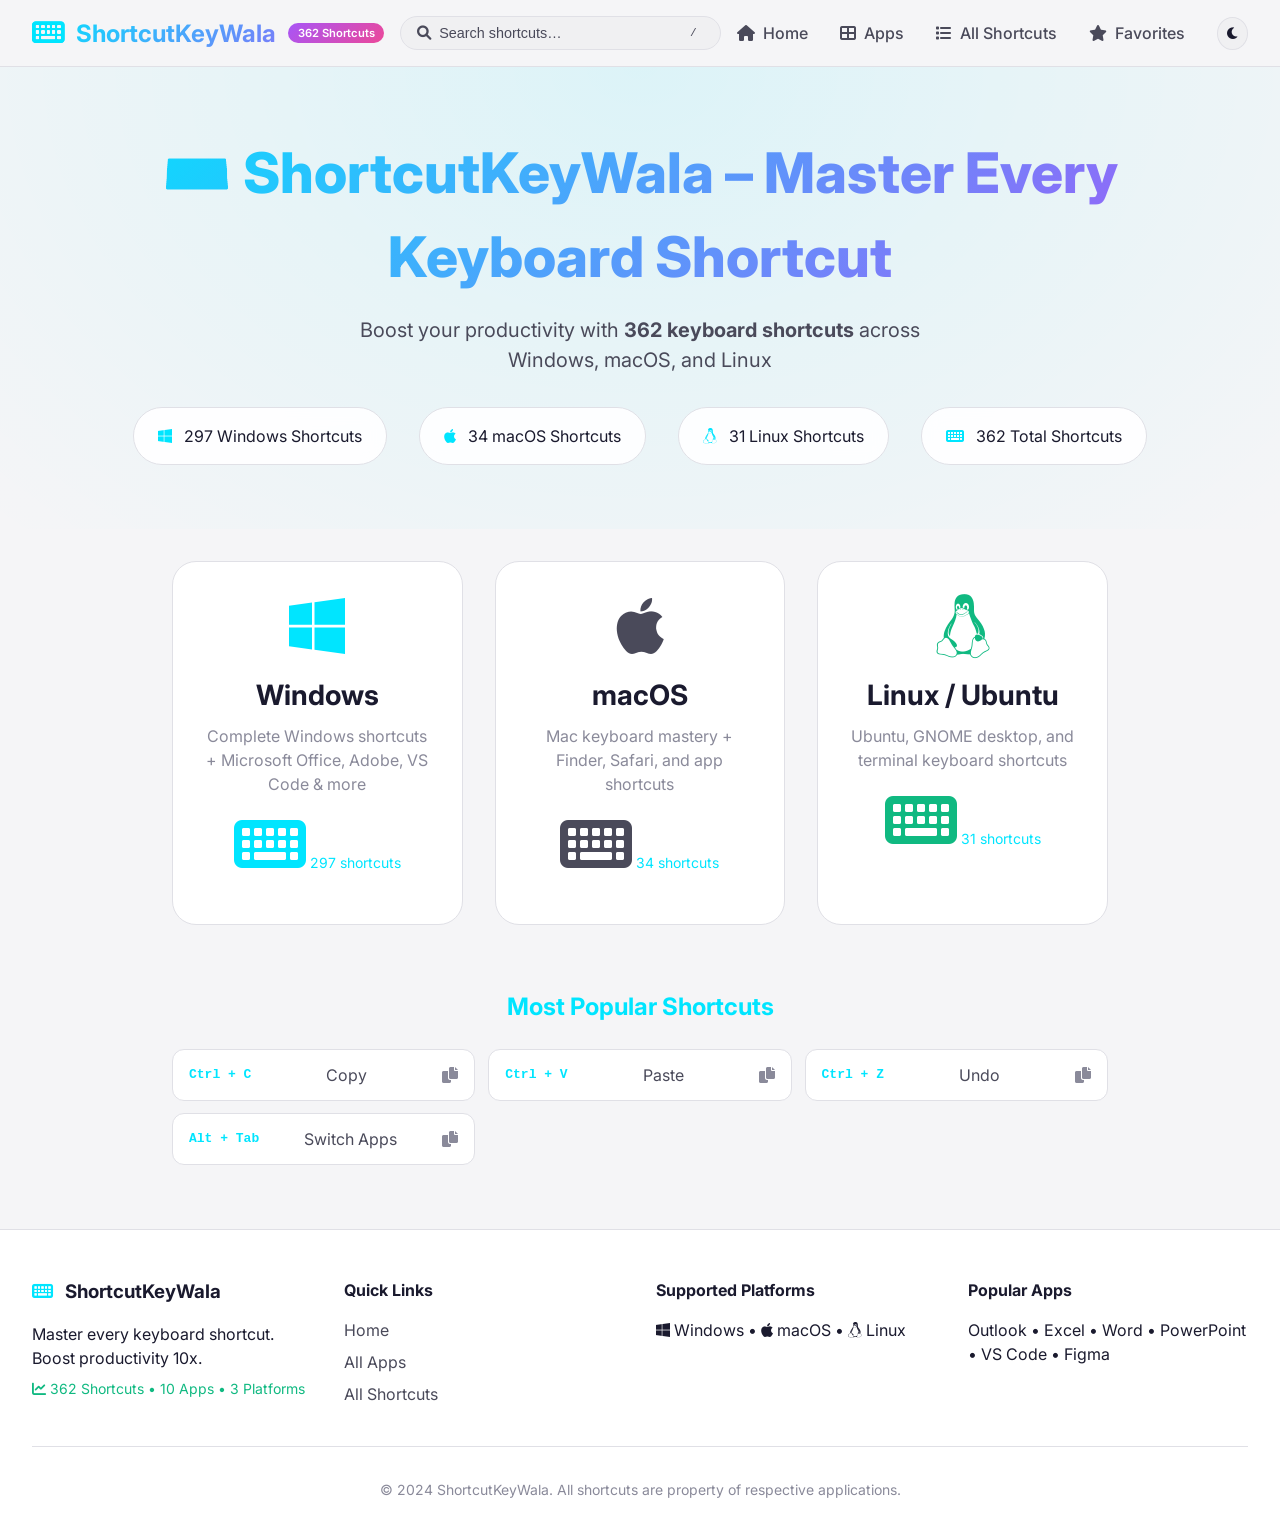
<file: index.html>
<!DOCTYPE html>
<html lang="en">
<head>
    <meta charset="UTF-8">
    <meta name="viewport" content="width=device-width, initial-scale=1.0, viewport-fit=cover">
    <title>ShortcutKeyWala – Keyboard Shortcuts for Windows, Mac & Linux</title>
    <meta name="description" content="A free, open-source reference for keyboard shortcuts across Windows, macOS, Linux, and popular apps like Excel, Word, VS Code, and Figma. Fast, searchable, and always growing.">
    <meta name="keywords" content="keyboard shortcuts, windows shortcuts, mac shortcuts, linux shortcuts, excel shortcut keys, outlook shortcuts, photoshop shortcuts, vs code shortcuts, productivity">
    <meta name="author" content="ShortcutKeyWala">
    <meta name="robots" content="index, follow">
    <link rel="canonical" href="https://oxanuragofficial.github.io/shortcutkeywala1/">
    <link rel="manifest" href="manifest.json">
    <meta name="theme-color" content="#00e5ff">

    <!-- Open Graph -->
    <meta property="og:type" content="website">
    <meta property="og:url" content="https://oxanuragofficial.github.io/shortcutkeywala1/">
    <meta property="og:title" content="ShortcutKeyWala – Master Every Keyboard Shortcut">
    <meta property="og:description" content="A free, open-source keyboard shortcuts reference for Windows, macOS, Linux & popular apps.">

    <!-- Favicon -->
    <link rel="icon" type="image/svg+xml" href="icon.svg">

    <!-- Fonts -->
    <link href="https://fonts.googleapis.com/css2?family=Inter:opsz,wght@14..32,300;14..32,400;14..32,500;14..32,600;14..32,700;14..32,800&display=swap" rel="stylesheet">
    <link rel="stylesheet" href="https://cdnjs.cloudflare.com/ajax/libs/font-awesome/6.0.0-beta3/css/all.min.css">
    <link rel="stylesheet" href="style.css?v=20260920">
</head>
<body>
    <script>
        // Runs synchronously before paint to avoid a flash of the wrong theme.
        // Mirrors the default-light logic in app.js's loadThemePreference().
        (function () {
            var t = localStorage.getItem('shortcutkeywala-theme') || localStorage.getItem('theme');
            if (t !== 'dark') document.body.classList.add('light');
        })();
    </script>
    <a class="skip-link" href="#appRoot">Skip to content</a>

    <!-- Navigation -->
    <nav class="navbar">
        <div class="nav-container">
            <button class="logo" id="logoHome" type="button" aria-label="ShortcutKeyWala home">
                <i class="fas fa-keyboard"></i>
                <span>ShortcutKeyWala</span>
                <span class="badge" id="headerBadge">Shortcuts</span>
            </button>

            <button class="nav-search-trigger" id="navSearchTrigger" aria-haspopup="dialog" aria-controls="commandPalette">
                <i class="fas fa-search"></i>
                <span>Search shortcuts…</span>
                <kbd class="nav-search-hint">/</kbd>
            </button>

            <div class="nav-links">
                <a href="#" id="homeNav"><i class="fas fa-home"></i> Home</a>
                <a href="#" id="appsNav"><i class="fas fa-th-large"></i> Apps</a>
                <a href="#" id="allShortcutsNav"><i class="fas fa-list"></i> All Shortcuts</a>
                <a href="#" id="favoritesNav"><i class="fas fa-star"></i> Favorites<span class="nav-fav-count" id="navFavCount" hidden>0</span></a>
                <button id="themeToggle" class="theme-btn" aria-label="Toggle dark/light theme">
                    <i class="fas fa-moon"></i>
                </button>
            </div>
            <button class="mobile-menu-btn" id="mobileMenuBtn" aria-label="Open menu" aria-expanded="false" aria-controls="mobileMenu">
                <i class="fas fa-bars"></i>
            </button>
        </div>
    </nav>

    <!-- Mobile Menu -->
    <div class="mobile-menu" id="mobileMenu">
        <button class="mobile-search-trigger" id="mobileSearchTrigger">
            <i class="fas fa-search"></i> Search shortcuts…
        </button>
        <a href="#" id="mobileHomeNav"><i class="fas fa-home"></i> Home</a>
        <a href="#" id="mobileAppsNav"><i class="fas fa-th-large"></i> Apps</a>
        <a href="#" id="mobileAllShortcutsNav"><i class="fas fa-list"></i> All Shortcuts</a>
        <a href="#" id="mobileFavoritesNav"><i class="fas fa-star"></i> Favorites</a>
    </div>

    <!-- Command-palette style global search overlay -->
    <div class="command-palette-backdrop" id="cpBackdrop" hidden>
        <div class="command-palette" id="commandPalette" role="dialog" aria-modal="true" aria-label="Search shortcuts">
            <div class="cp-input-row">
                <i class="fas fa-search"></i>
                <input type="text" id="cpInput" placeholder="Search shortcuts, apps, or actions… (e.g. 'copy', 'ctrl c', 'command palette')" autocomplete="off" aria-label="Search shortcuts">
                <button id="cpClose" aria-label="Close search"><i class="fas fa-times"></i></button>
            </div>
            <div class="cp-results" id="cpResults" role="listbox"></div>
            <div class="cp-footer">
                <span><kbd class="keycap keycap-tiny">↑</kbd><kbd class="keycap keycap-tiny">↓</kbd> navigate</span>
                <span><kbd class="keycap keycap-tiny">Enter</kbd> open</span>
                <span><kbd class="keycap keycap-tiny">Esc</kbd> close</span>
            </div>
        </div>
    </div>

    <!-- Main Content -->
    <main id="appRoot"></main>

    <!-- Mobile filter drawer (populated by JS when a filterable view is active) -->
    <div class="filter-drawer-backdrop" id="filterDrawerBackdrop" hidden>
        <div class="filter-drawer" id="filterDrawer" role="dialog" aria-modal="true" aria-label="Filters">
            <div class="filter-drawer-header">
                <h3>Filters</h3>
                <button id="filterDrawerClose" aria-label="Close filters"><i class="fas fa-times"></i></button>
            </div>
            <div class="filter-drawer-body" id="filterDrawerBody"></div>
            <div class="filter-drawer-footer">
                <button id="filterDrawerApply" class="btn-primary">Show results</button>
            </div>
        </div>
    </div>

    <!-- Footer -->
    <footer class="footer">
        <div class="footer-content">
            <div>
                <h3><i class="fas fa-keyboard"></i> ShortcutKeyWala</h3>
                <p>Master every keyboard shortcut. Boost productivity 10x.</p>
                <p class="stats-text" id="footerStats"><i class="fas fa-chart-line"></i> Loading stats…</p>
            </div>
            <div>
                <h4>Quick Links</h4>
                <a href="#" id="footerHome">Home</a>
                <a href="#" id="footerApps">All Apps</a>
                <a href="#" id="footerShortcuts">All Shortcuts</a>
            </div>
            <div>
                <h4>Supported Platforms</h4>
                <p><i class="fab fa-windows"></i> Windows • <i class="fab fa-apple"></i> macOS • <i class="fab fa-linux"></i> Linux</p>
            </div>
            <div>
                <h4>Popular Apps</h4>
                <p>Outlook • Excel • Word • PowerPoint • VS Code • Figma</p>
            </div>
        </div>
        <div class="footer-bottom">
            <p>© 2024 ShortcutKeyWala. All shortcuts are property of respective applications.</p>
        </div>
    </footer>

    <script src="data.js?v=20260920"></script>
    <script src="commands.js?v=20260920"></script>
    <script src="app.js?v=20260920"></script>
</body>
</html>
</file>
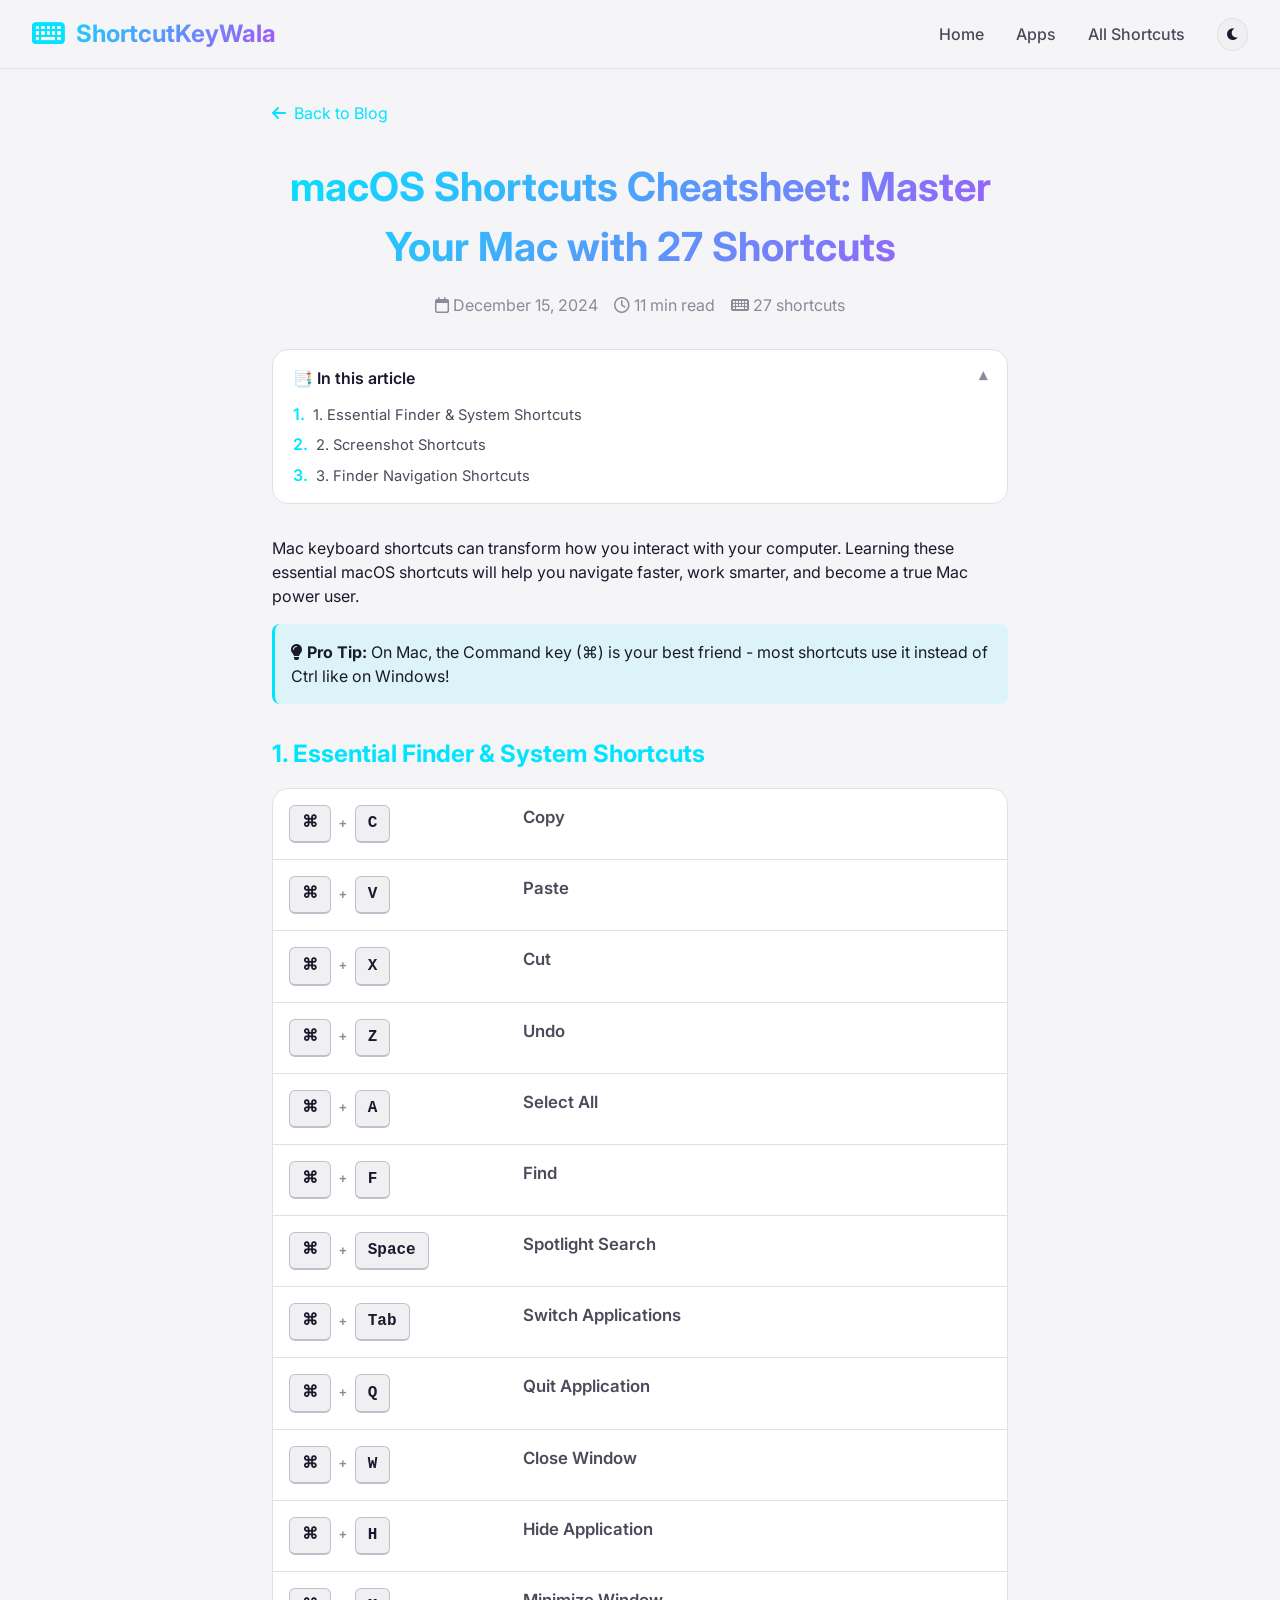
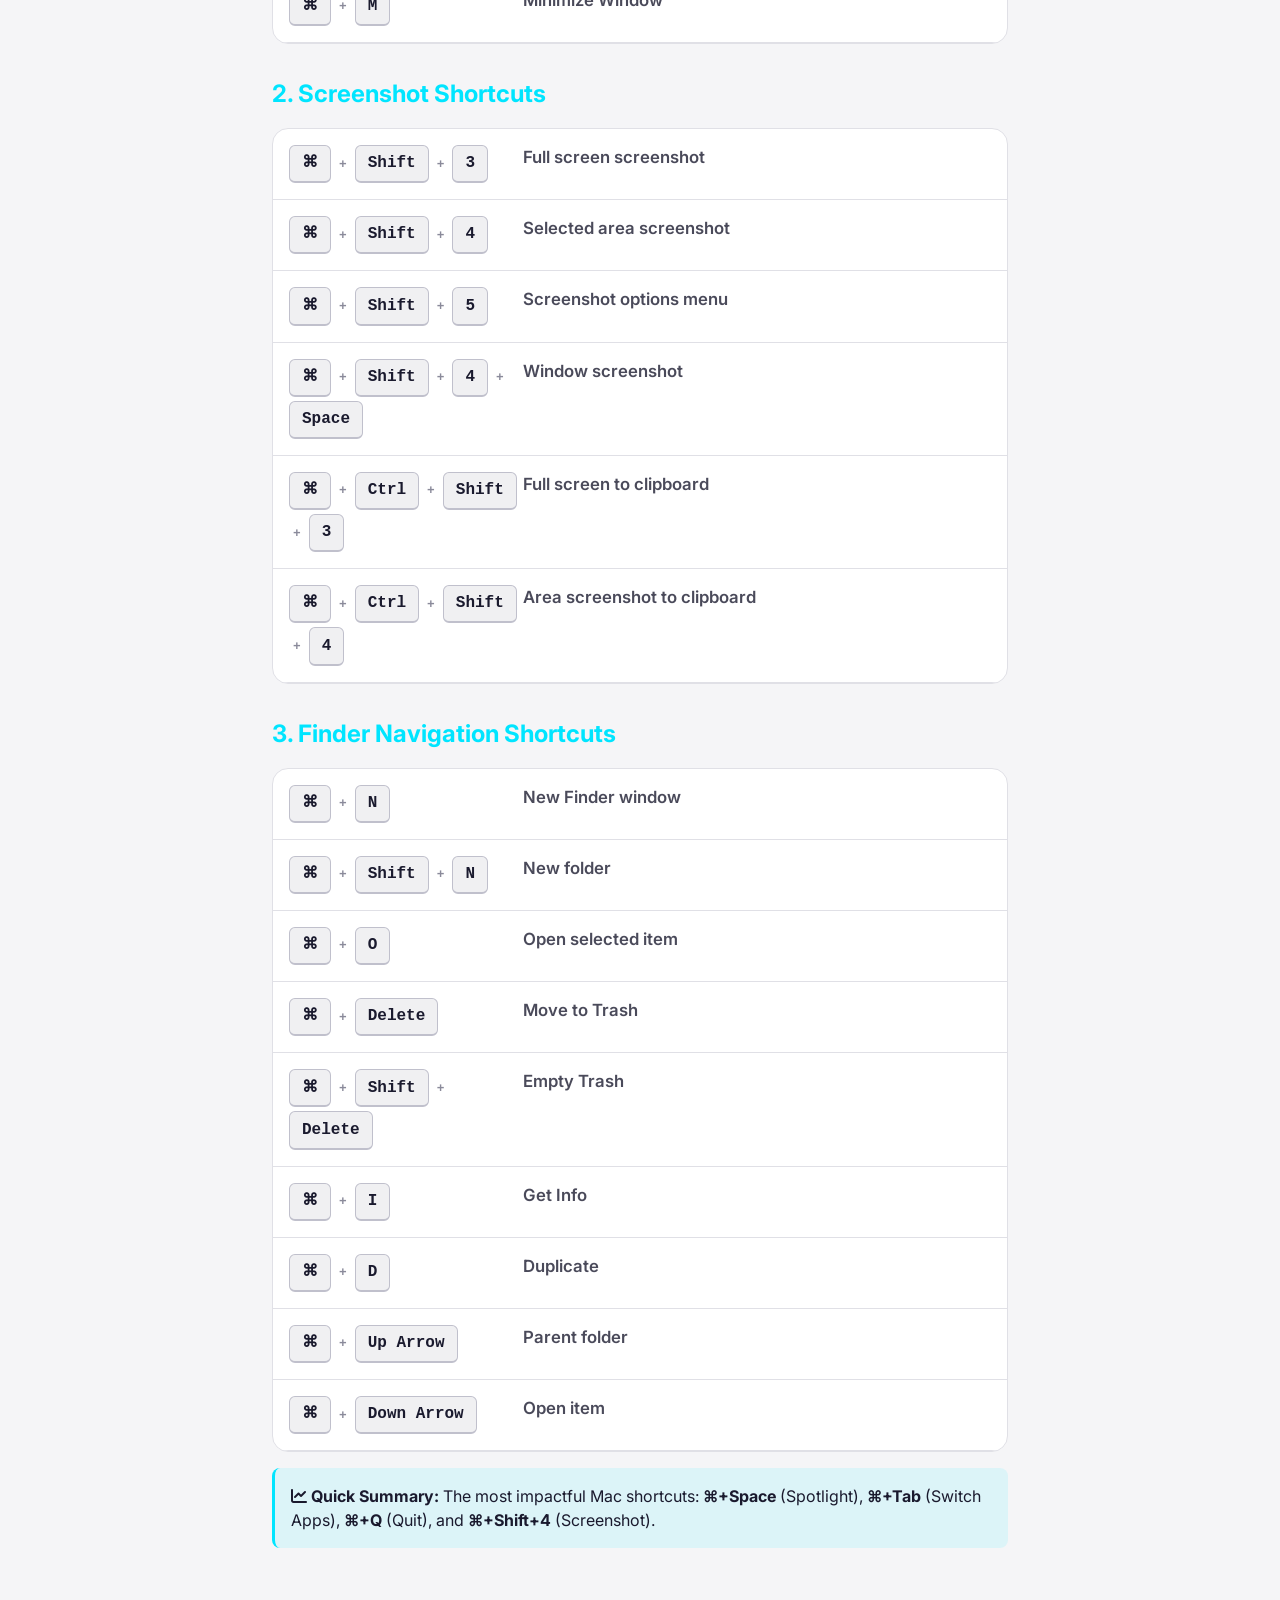
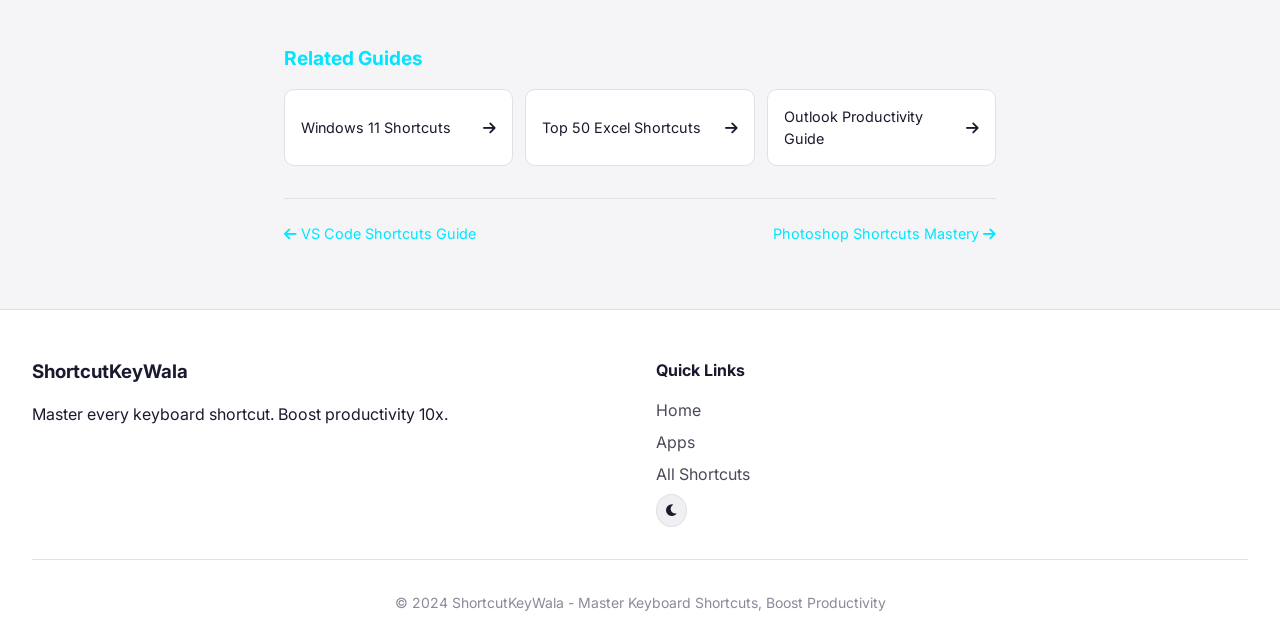
<file: blog-macos-shortcuts-cheatsheet.html>
<!DOCTYPE html>
<html lang="en">
<head>
    <meta charset="UTF-8">
    <meta name="viewport" content="width=device-width, initial-scale=1.0">
    <title>macOS Shortcuts Cheatsheet: Master Your Mac with 27 Shortcuts | ShortcutKeyWala</title>
    <meta name="description" content="Complete guide to macOS keyboard shortcuts for Finder, Spotlight, Mission Control, screenshots, and system navigation. Master your Mac today.">
    <meta name="keywords" content="mac shortcuts, macos shortcuts, mac keyboard shortcuts, apple shortcuts, mac cheat sheet">
    <link rel="canonical" href="https://oxanuragofficial.github.io/shortcutkeywala1/blog-macos-shortcuts-cheatsheet.html">
    <link href="https://fonts.googleapis.com/css2?family=Inter:wght@300;400;500;600;700;800&display=swap" rel="stylesheet">
    <link rel="stylesheet" href="https://cdnjs.cloudflare.com/ajax/libs/font-awesome/6.0.0-beta3/css/all.min.css">
    <link rel="stylesheet" href="style.css">
    <style>
        .post-container { max-width: 800px; margin: 0 auto; padding: 2rem; }
        .back-link { display: inline-flex; align-items: center; gap: 0.5rem; color: var(--accent-cyan); text-decoration: none; margin-bottom: 2rem; }
        .post-header h1 { font-size: 2.5rem; background: linear-gradient(135deg, #00e5ff, #a855f7); background-clip: text; -webkit-background-clip: text; -webkit-text-fill-color: transparent; margin-bottom: 1rem; text-align: center; }
        .post-meta { color: var(--text-muted); display: flex; justify-content: center; gap: 1rem; margin-bottom: 2rem; flex-wrap: wrap; }
        h2 { color: var(--accent-cyan); margin: 2rem 0 1rem; }
        .shortcut-table { background: var(--bg-card); border: 1px solid var(--border); border-radius: 1rem; overflow: hidden; margin: 1rem 0; }
        .shortcut-row { display: grid; grid-template-columns: 1fr 2fr; border-bottom: 1px solid var(--border); padding: 1rem; }
        .shortcut-keys { font-family: monospace; color: var(--accent-cyan); font-weight: bold; }
        .shortcut-action { color: var(--text-secondary); }
        .pro-tip { background: rgba(0, 229, 255, 0.1); border-left: 3px solid var(--accent-cyan); padding: 1rem; margin: 1rem 0; border-radius: 0.5rem; }
        @media (max-width: 768px) { .post-header h1 { font-size: 1.75rem; } .shortcut-row { grid-template-columns: 1fr; gap: 0.5rem; } }
    </style>
</head>
<body class="blog-page">
    <nav class="navbar">
        <div class="nav-container">
            <div class="logo"><i class="fas fa-keyboard"></i><span>ShortcutKeyWala</span></div>
            <div class="nav-links"><a href="./">Home</a><a href="./#apps">Apps</a><a href="./#shortcuts">All Shortcuts</a><button id="themeToggle" class="theme-btn" aria-label="Toggle dark/light theme"><i class="fas fa-moon"></i></button></div>
        </div>
    </nav>
    
    <div class="post-container">
        <a href="blog.html" class="back-link"><i class="fas fa-arrow-left"></i> Back to Blog</a>
        
        <div class="post-header">
            <h1>macOS Shortcuts Cheatsheet: Master Your Mac with 27 Shortcuts</h1>
            <div class="post-meta">
                <span><i class="far fa-calendar"></i> December 15, 2024</span>
                <span><i class="far fa-clock"></i> 11 min read</span>
                <span><i class="fas fa-keyboard"></i> 27 shortcuts</span>
            </div>
        </div>
        
        <p>Mac keyboard shortcuts can transform how you interact with your computer. Learning these essential macOS shortcuts will help you navigate faster, work smarter, and become a true Mac power user.</p>
        
        <div class="pro-tip">
            <strong><i class="fas fa-lightbulb"></i> Pro Tip:</strong> On Mac, the Command key (⌘) is your best friend - most shortcuts use it instead of Ctrl like on Windows!
        </div>
        
        <h2>1. Essential Finder & System Shortcuts</h2>
        <div class="shortcut-table">
            <div class="shortcut-row"><div class="shortcut-keys">⌘ + C</div><div class="shortcut-action">Copy</div></div>
            <div class="shortcut-row"><div class="shortcut-keys">⌘ + V</div><div class="shortcut-action">Paste</div></div>
            <div class="shortcut-row"><div class="shortcut-keys">⌘ + X</div><div class="shortcut-action">Cut</div></div>
            <div class="shortcut-row"><div class="shortcut-keys">⌘ + Z</div><div class="shortcut-action">Undo</div></div>
            <div class="shortcut-row"><div class="shortcut-keys">⌘ + A</div><div class="shortcut-action">Select All</div></div>
            <div class="shortcut-row"><div class="shortcut-keys">⌘ + F</div><div class="shortcut-action">Find</div></div>
            <div class="shortcut-row"><div class="shortcut-keys">⌘ + Space</div><div class="shortcut-action">Spotlight Search</div></div>
            <div class="shortcut-row"><div class="shortcut-keys">⌘ + Tab</div><div class="shortcut-action">Switch Applications</div></div>
            <div class="shortcut-row"><div class="shortcut-keys">⌘ + Q</div><div class="shortcut-action">Quit Application</div></div>
            <div class="shortcut-row"><div class="shortcut-keys">⌘ + W</div><div class="shortcut-action">Close Window</div></div>
            <div class="shortcut-row"><div class="shortcut-keys">⌘ + H</div><div class="shortcut-action">Hide Application</div></div>
            <div class="shortcut-row"><div class="shortcut-keys">⌘ + M</div><div class="shortcut-action">Minimize Window</div></div>
        </div>
        
        <h2>2. Screenshot Shortcuts</h2>
        <div class="shortcut-table">
            <div class="shortcut-row"><div class="shortcut-keys">⌘ + Shift + 3</div><div class="shortcut-action">Full screen screenshot</div></div>
            <div class="shortcut-row"><div class="shortcut-keys">⌘ + Shift + 4</div><div class="shortcut-action">Selected area screenshot</div></div>
            <div class="shortcut-row"><div class="shortcut-keys">⌘ + Shift + 5</div><div class="shortcut-action">Screenshot options menu</div></div>
            <div class="shortcut-row"><div class="shortcut-keys">⌘ + Shift + 4 + Space</div><div class="shortcut-action">Window screenshot</div></div>
            <div class="shortcut-row"><div class="shortcut-keys">⌘ + Ctrl + Shift + 3</div><div class="shortcut-action">Full screen to clipboard</div></div>
            <div class="shortcut-row"><div class="shortcut-keys">⌘ + Ctrl + Shift + 4</div><div class="shortcut-action">Area screenshot to clipboard</div></div>
        </div>
        
        <h2>3. Finder Navigation Shortcuts</h2>
        <div class="shortcut-table">
            <div class="shortcut-row"><div class="shortcut-keys">⌘ + N</div><div class="shortcut-action">New Finder window</div></div>
            <div class="shortcut-row"><div class="shortcut-keys">⌘ + Shift + N</div><div class="shortcut-action">New folder</div></div>
            <div class="shortcut-row"><div class="shortcut-keys">⌘ + O</div><div class="shortcut-action">Open selected item</div></div>
            <div class="shortcut-row"><div class="shortcut-keys">⌘ + Delete</div><div class="shortcut-action">Move to Trash</div></div>
            <div class="shortcut-row"><div class="shortcut-keys">⌘ + Shift + Delete</div><div class="shortcut-action">Empty Trash</div></div>
            <div class="shortcut-row"><div class="shortcut-keys">⌘ + I</div><div class="shortcut-action">Get Info</div></div>
            <div class="shortcut-row"><div class="shortcut-keys">⌘ + D</div><div class="shortcut-action">Duplicate</div></div>
            <div class="shortcut-row"><div class="shortcut-keys">⌘ + Up Arrow</div><div class="shortcut-action">Parent folder</div></div>
            <div class="shortcut-row"><div class="shortcut-keys">⌘ + Down Arrow</div><div class="shortcut-action">Open item</div></div>
        </div>
        
        <div class="pro-tip">
            <strong><i class="fas fa-chart-line"></i> Quick Summary:</strong> The most impactful Mac shortcuts: <strong>⌘+Space</strong> (Spotlight), <strong>⌘+Tab</strong> (Switch Apps), <strong>⌘+Q</strong> (Quit), and <strong>⌘+Shift+4</strong> (Screenshot).
        </div>
    </div>
    
    <div id="relatedArticles"></div>

    <footer class="footer">
        <div class="footer-content">
            <div><h3>ShortcutKeyWala</h3><p>Master every keyboard shortcut. Boost productivity 10x.</p></div>
            <div><h4>Quick Links</h4><a href="./">Home</a><a href="./#apps">Apps</a><a href="./#shortcuts">All Shortcuts</a><button class="theme-btn" aria-label="Toggle dark/light theme"><i class="fas fa-moon"></i></button></div>
        </div>
        <div class="footer-bottom"><p>© 2024 ShortcutKeyWala - Master Keyboard Shortcuts, Boost Productivity</p></div>
    </footer>
    <script src="blog-common.js"></script>
</body>
</html>
</file>
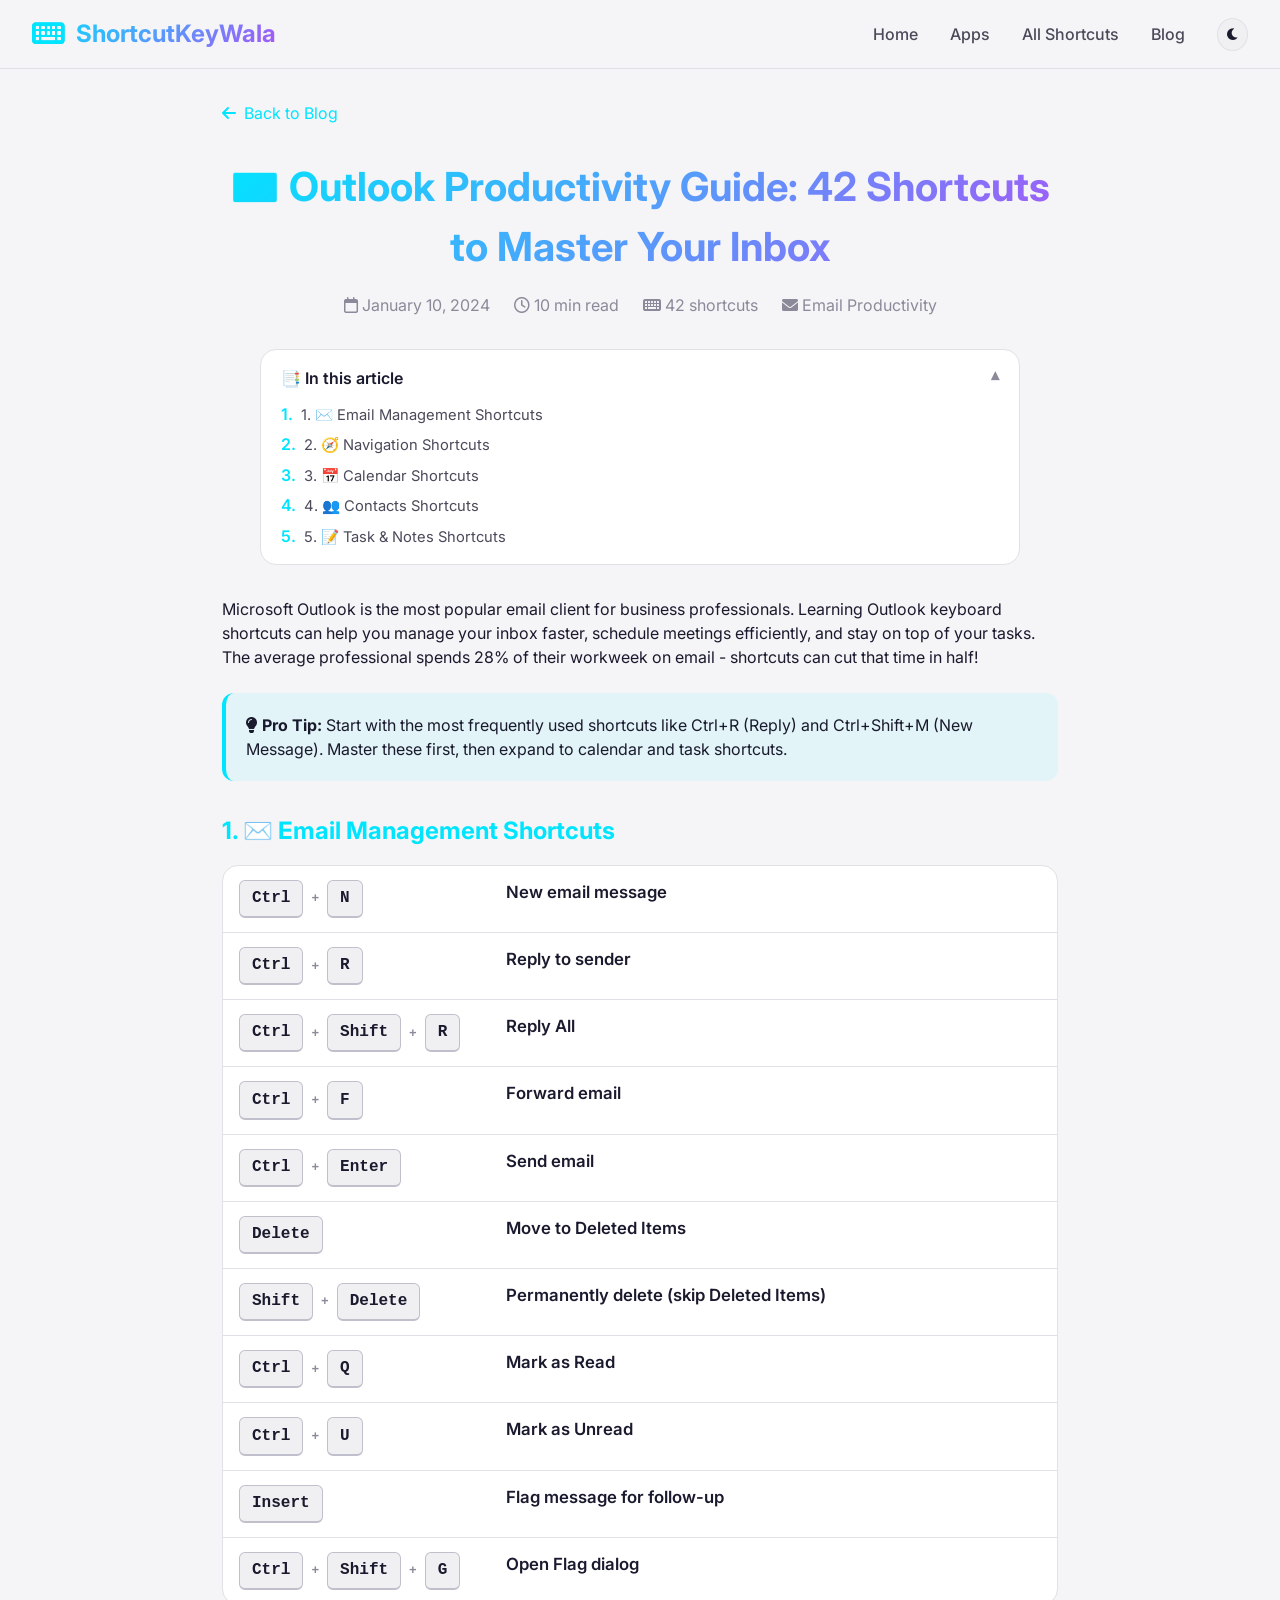
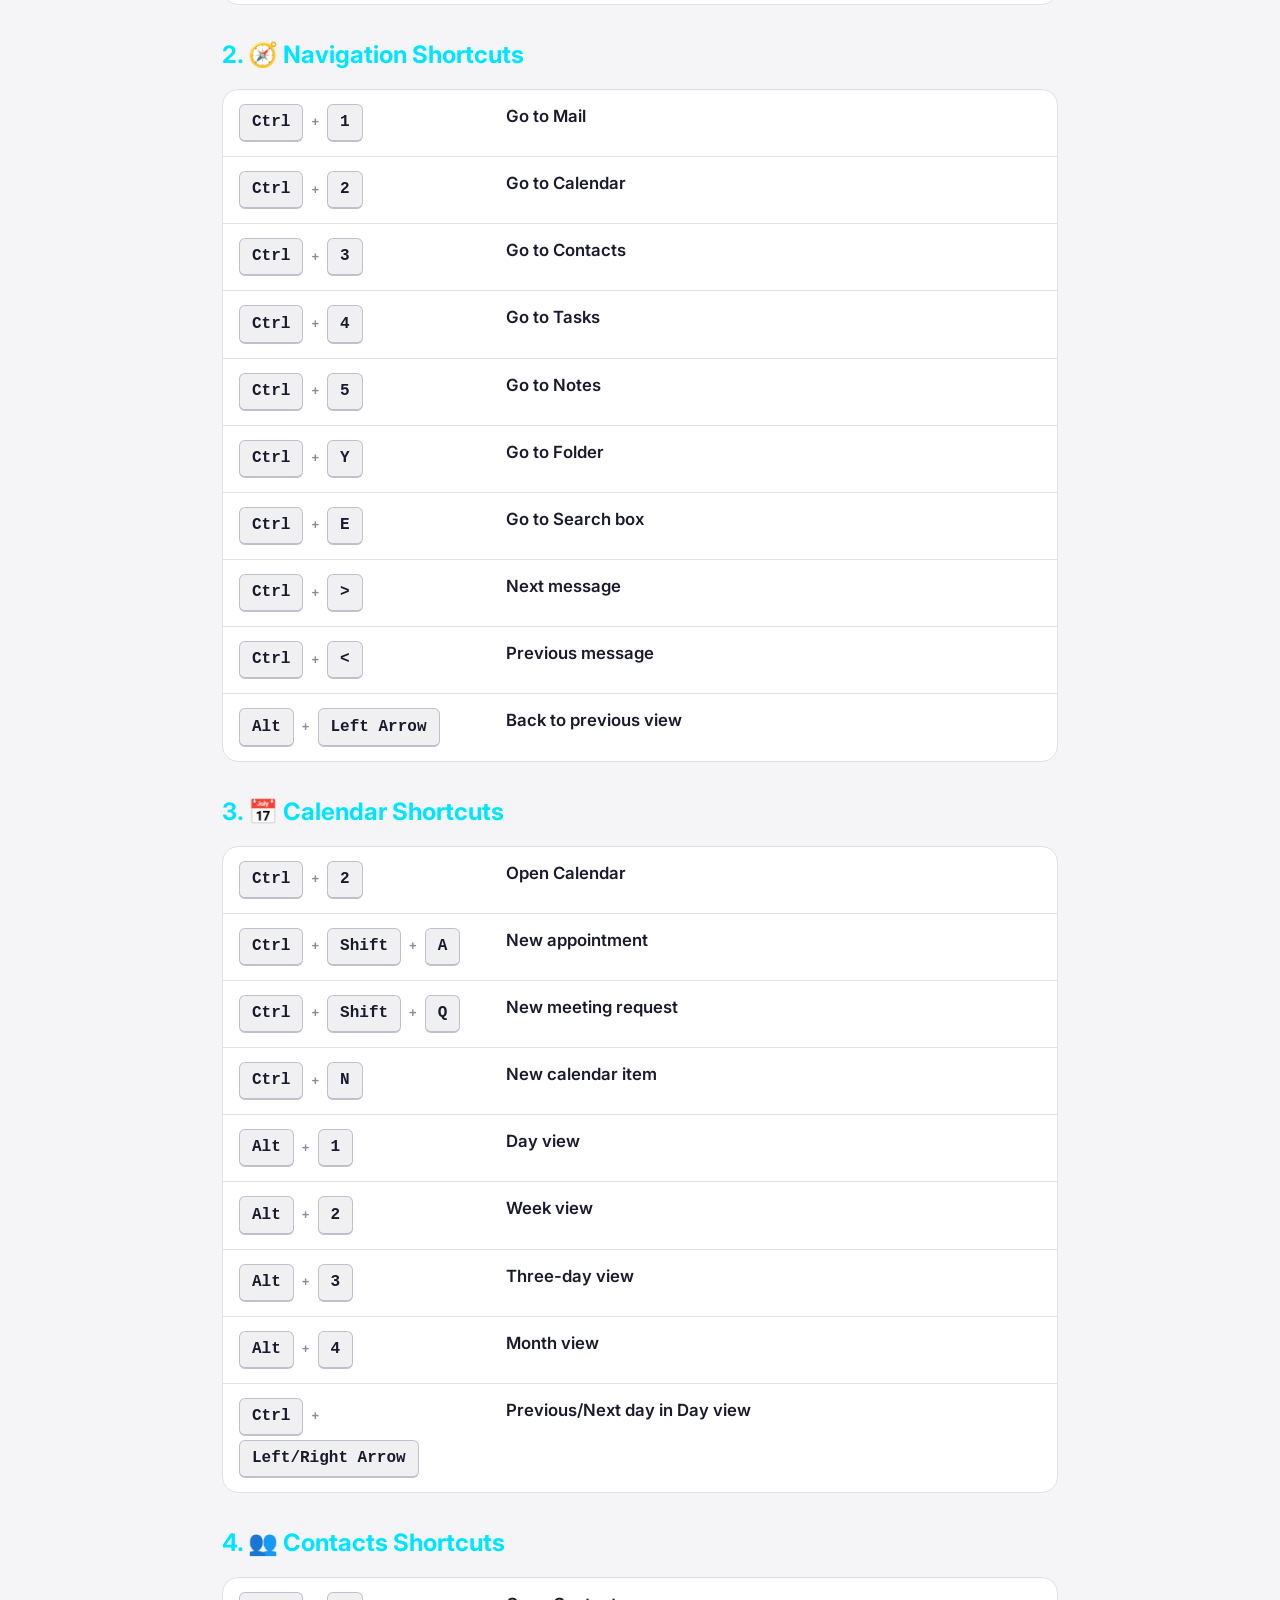
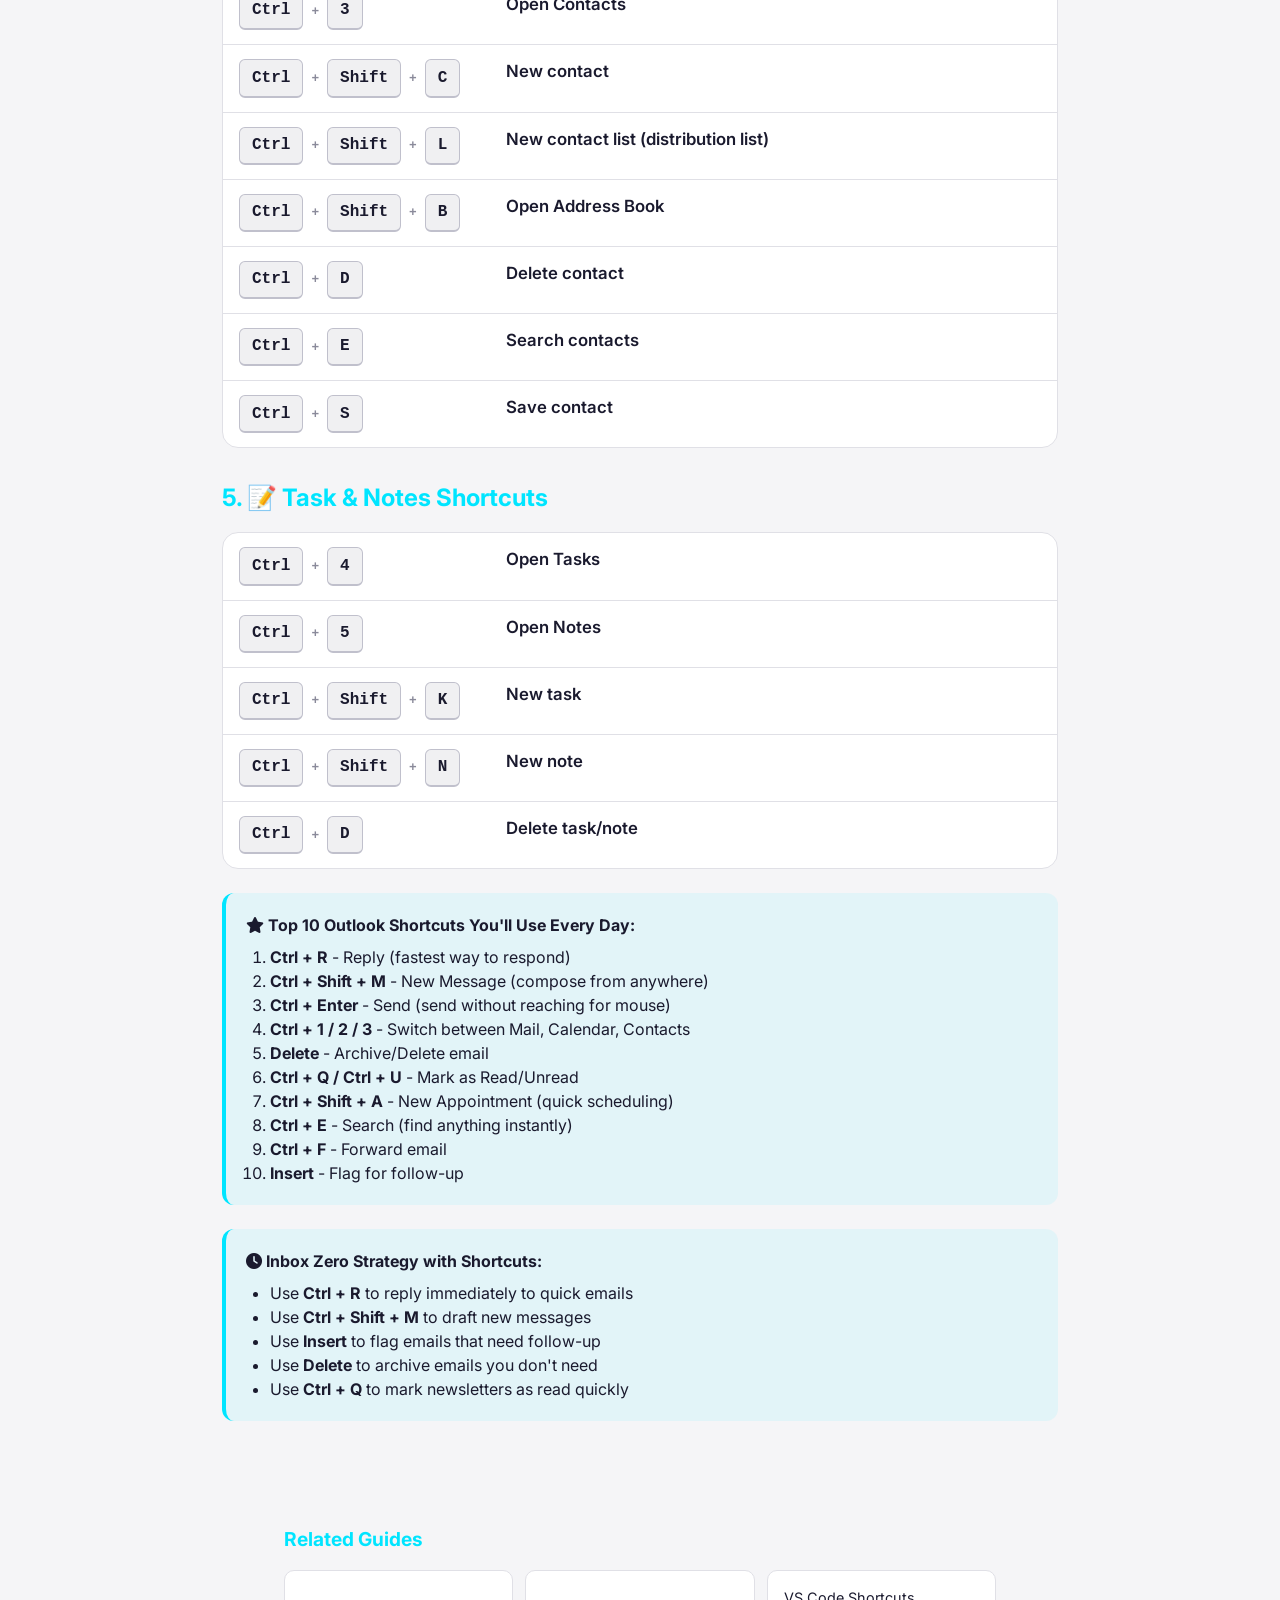
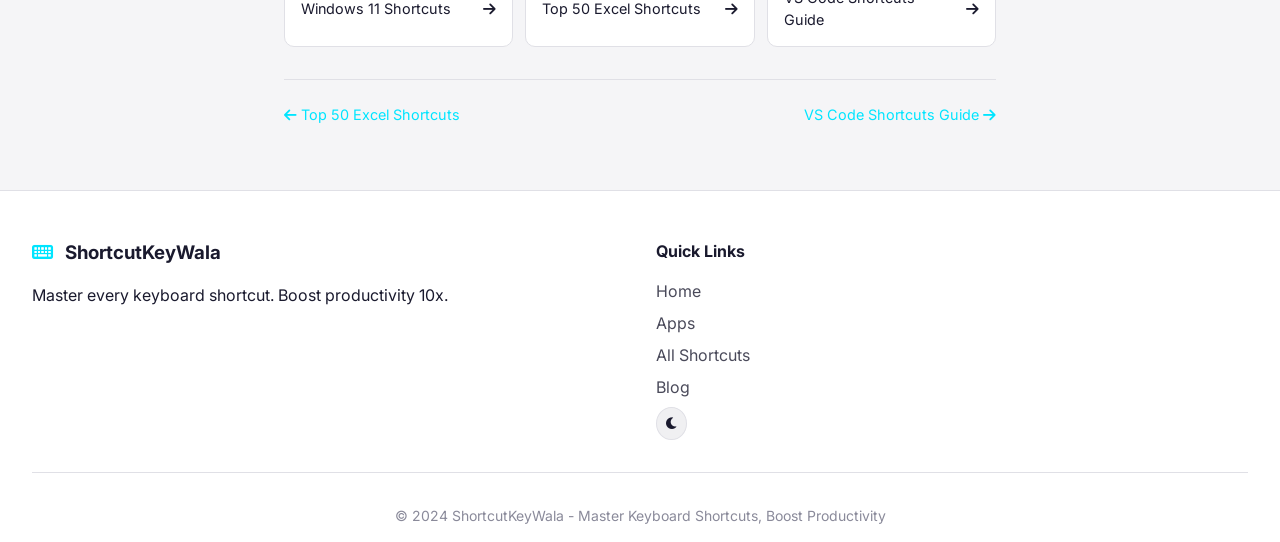
<file: blog-outlook-productivity-guide.html>
<!DOCTYPE html>
<html lang="en">
<head>
    <meta charset="UTF-8">
    <meta name="viewport" content="width=device-width, initial-scale=1.0">
    <title>Outlook Productivity Guide: 42 Shortcuts to Master Your Inbox | ShortcutKeyWala</title>
    <meta name="description" content="Transform your email workflow with these powerful Outlook shortcuts for faster replies, calendar management, and task organization. Master your inbox today.">
    <meta name="keywords" content="outlook shortcuts, outlook keyboard shortcuts, microsoft outlook shortcuts, email productivity, inbox management">
    <link rel="canonical" href="https://oxanuragofficial.github.io/shortcutkeywala1/blog-outlook-productivity-guide.html">
    <link href="https://fonts.googleapis.com/css2?family=Inter:wght@300;400;500;600;700;800&display=swap" rel="stylesheet">
    <link rel="stylesheet" href="https://cdnjs.cloudflare.com/ajax/libs/font-awesome/6.0.0-beta3/css/all.min.css">
    <link rel="stylesheet" href="style.css">
    <style>
        .post-container { max-width: 900px; margin: 0 auto; padding: 2rem; }
        .back-link { display: inline-flex; align-items: center; gap: 0.5rem; color: var(--accent-cyan); text-decoration: none; margin-bottom: 2rem; }
        .post-header { text-align: center; margin-bottom: 2rem; }
        .post-header h1 { font-size: 2.5rem; background: linear-gradient(135deg, #00e5ff, #a855f7); background-clip: text; -webkit-background-clip: text; -webkit-text-fill-color: transparent; margin-bottom: 1rem; }
        .post-meta { color: var(--text-muted); display: flex; justify-content: center; gap: 1.5rem; flex-wrap: wrap; margin-bottom: 2rem; }
        h2 { color: var(--accent-cyan); margin: 2rem 0 1rem; font-size: 1.5rem; }
        .shortcut-table { background: var(--bg-card); border: 1px solid var(--border); border-radius: 1rem; overflow: hidden; margin: 1rem 0; }
        .shortcut-row { display: grid; grid-template-columns: 1fr 2fr; border-bottom: 1px solid var(--border); padding: 0.875rem 1rem; transition: background 0.2s; }
        .shortcut-row:hover { background: var(--bg-hover); }
        .shortcut-row:last-child { border-bottom: none; }
        .shortcut-keys { font-family: monospace; color: var(--accent-cyan); font-weight: bold; }
        .pro-tip { background: rgba(0, 229, 255, 0.08); border-left: 4px solid var(--accent-cyan); padding: 1.25rem; margin: 1.5rem 0; border-radius: 0.75rem; }
        @media (max-width: 768px) {
            .post-header h1 { font-size: 1.75rem; }
            .shortcut-row { grid-template-columns: 1fr; gap: 0.5rem; }
        }
    </style>
</head>
<body class="blog-page">
    <nav class="navbar">
        <div class="nav-container">
            <div class="logo"><i class="fas fa-keyboard"></i><span>ShortcutKeyWala</span></div>
            <div class="nav-links"><a href="./">Home</a><a href="./#apps">Apps</a><a href="./#shortcuts">All Shortcuts</a><a href="blog.html">Blog</a><button id="themeToggle" class="theme-btn" aria-label="Toggle dark/light theme"><i class="fas fa-moon"></i></button></div>
        </div>
    </nav>
    
    <div class="post-container">
        <a href="blog.html" class="back-link"><i class="fas fa-arrow-left"></i> Back to Blog</a>
        
        <div class="post-header">
            <h1>📧 Outlook Productivity Guide: 42 Shortcuts to Master Your Inbox</h1>
            <div class="post-meta">
                <span><i class="far fa-calendar"></i> January 10, 2024</span>
                <span><i class="far fa-clock"></i> 10 min read</span>
                <span><i class="fas fa-keyboard"></i> 42 shortcuts</span>
                <span><i class="fas fa-envelope"></i> Email Productivity</span>
            </div>
        </div>
        
        <p>Microsoft Outlook is the most popular email client for business professionals. Learning Outlook keyboard shortcuts can help you manage your inbox faster, schedule meetings efficiently, and stay on top of your tasks. The average professional spends 28% of their workweek on email - shortcuts can cut that time in half!</p>
        
        <div class="pro-tip">
            <strong><i class="fas fa-lightbulb"></i> Pro Tip:</strong> Start with the most frequently used shortcuts like Ctrl+R (Reply) and Ctrl+Shift+M (New Message). Master these first, then expand to calendar and task shortcuts.
        </div>
        
        <h2>1. ✉️ Email Management Shortcuts</h2>
        <div class="shortcut-table">
            <div class="shortcut-row"><div class="shortcut-keys">Ctrl + N</div><div class="shortcut-action">New email message</div></div>
            <div class="shortcut-row"><div class="shortcut-keys">Ctrl + R</div><div class="shortcut-action">Reply to sender</div></div>
            <div class="shortcut-row"><div class="shortcut-keys">Ctrl + Shift + R</div><div class="shortcut-action">Reply All</div></div>
            <div class="shortcut-row"><div class="shortcut-keys">Ctrl + F</div><div class="shortcut-action">Forward email</div></div>
            <div class="shortcut-row"><div class="shortcut-keys">Ctrl + Enter</div><div class="shortcut-action">Send email</div></div>
            <div class="shortcut-row"><div class="shortcut-keys">Delete</div><div class="shortcut-action">Move to Deleted Items</div></div>
            <div class="shortcut-row"><div class="shortcut-keys">Shift + Delete</div><div class="shortcut-action">Permanently delete (skip Deleted Items)</div></div>
            <div class="shortcut-row"><div class="shortcut-keys">Ctrl + Q</div><div class="shortcut-action">Mark as Read</div></div>
            <div class="shortcut-row"><div class="shortcut-keys">Ctrl + U</div><div class="shortcut-action">Mark as Unread</div></div>
            <div class="shortcut-row"><div class="shortcut-keys">Insert</div><div class="shortcut-action">Flag message for follow-up</div></div>
            <div class="shortcut-row"><div class="shortcut-keys">Ctrl + Shift + G</div><div class="shortcut-action">Open Flag dialog</div></div>
        </div>
        
        <h2>2. 🧭 Navigation Shortcuts</h2>
        <div class="shortcut-table">
            <div class="shortcut-row"><div class="shortcut-keys">Ctrl + 1</div><div class="shortcut-action">Go to Mail</div></div>
            <div class="shortcut-row"><div class="shortcut-keys">Ctrl + 2</div><div class="shortcut-action">Go to Calendar</div></div>
            <div class="shortcut-row"><div class="shortcut-keys">Ctrl + 3</div><div class="shortcut-action">Go to Contacts</div></div>
            <div class="shortcut-row"><div class="shortcut-keys">Ctrl + 4</div><div class="shortcut-action">Go to Tasks</div></div>
            <div class="shortcut-row"><div class="shortcut-keys">Ctrl + 5</div><div class="shortcut-action">Go to Notes</div></div>
            <div class="shortcut-row"><div class="shortcut-keys">Ctrl + Y</div><div class="shortcut-action">Go to Folder</div></div>
            <div class="shortcut-row"><div class="shortcut-keys">Ctrl + E</div><div class="shortcut-action">Go to Search box</div></div>
            <div class="shortcut-row"><div class="shortcut-keys">Ctrl + ></div><div class="shortcut-action">Next message</div></div>
            <div class="shortcut-row"><div class="shortcut-keys">Ctrl + <</div><div class="shortcut-action">Previous message</div></div>
            <div class="shortcut-row"><div class="shortcut-keys">Alt + Left Arrow</div><div class="shortcut-action">Back to previous view</div></div>
        </div>
        
        <h2>3. 📅 Calendar Shortcuts</h2>
        <div class="shortcut-table">
            <div class="shortcut-row"><div class="shortcut-keys">Ctrl + 2</div><div class="shortcut-action">Open Calendar</div></div>
            <div class="shortcut-row"><div class="shortcut-keys">Ctrl + Shift + A</div><div class="shortcut-action">New appointment</div></div>
            <div class="shortcut-row"><div class="shortcut-keys">Ctrl + Shift + Q</div><div class="shortcut-action">New meeting request</div></div>
            <div class="shortcut-row"><div class="shortcut-keys">Ctrl + N</div><div class="shortcut-action">New calendar item</div></div>
            <div class="shortcut-row"><div class="shortcut-keys">Alt + 1</div><div class="shortcut-action">Day view</div></div>
            <div class="shortcut-row"><div class="shortcut-keys">Alt + 2</div><div class="shortcut-action">Week view</div></div>
            <div class="shortcut-row"><div class="shortcut-keys">Alt + 3</div><div class="shortcut-action">Three-day view</div></div>
            <div class="shortcut-row"><div class="shortcut-keys">Alt + 4</div><div class="shortcut-action">Month view</div></div>
            <div class="shortcut-row"><div class="shortcut-keys">Ctrl + Left/Right Arrow</div><div class="shortcut-action">Previous/Next day in Day view</div></div>
        </div>
        
        <h2>4. 👥 Contacts Shortcuts</h2>
        <div class="shortcut-table">
            <div class="shortcut-row"><div class="shortcut-keys">Ctrl + 3</div><div class="shortcut-action">Open Contacts</div></div>
            <div class="shortcut-row"><div class="shortcut-keys">Ctrl + Shift + C</div><div class="shortcut-action">New contact</div></div>
            <div class="shortcut-row"><div class="shortcut-keys">Ctrl + Shift + L</div><div class="shortcut-action">New contact list (distribution list)</div></div>
            <div class="shortcut-row"><div class="shortcut-keys">Ctrl + Shift + B</div><div class="shortcut-action">Open Address Book</div></div>
            <div class="shortcut-row"><div class="shortcut-keys">Ctrl + D</div><div class="shortcut-action">Delete contact</div></div>
            <div class="shortcut-row"><div class="shortcut-keys">Ctrl + E</div><div class="shortcut-action">Search contacts</div></div>
            <div class="shortcut-row"><div class="shortcut-keys">Ctrl + S</div><div class="shortcut-action">Save contact</div></div>
        </div>
        
        <h2>5. 📝 Task & Notes Shortcuts</h2>
        <div class="shortcut-table">
            <div class="shortcut-row"><div class="shortcut-keys">Ctrl + 4</div><div class="shortcut-action">Open Tasks</div></div>
            <div class="shortcut-row"><div class="shortcut-keys">Ctrl + 5</div><div class="shortcut-action">Open Notes</div></div>
            <div class="shortcut-row"><div class="shortcut-keys">Ctrl + Shift + K</div><div class="shortcut-action">New task</div></div>
            <div class="shortcut-row"><div class="shortcut-keys">Ctrl + Shift + N</div><div class="shortcut-action">New note</div></div>
            <div class="shortcut-row"><div class="shortcut-keys">Ctrl + D</div><div class="shortcut-action">Delete task/note</div></div>
        </div>
        
        <div class="pro-tip">
            <strong><i class="fas fa-star"></i> Top 10 Outlook Shortcuts You'll Use Every Day:</strong>
            <ol style="margin-top: 0.5rem; margin-left: 1.5rem;">
                <li><strong>Ctrl + R</strong> - Reply (fastest way to respond)</li>
                <li><strong>Ctrl + Shift + M</strong> - New Message (compose from anywhere)</li>
                <li><strong>Ctrl + Enter</strong> - Send (send without reaching for mouse)</li>
                <li><strong>Ctrl + 1 / 2 / 3</strong> - Switch between Mail, Calendar, Contacts</li>
                <li><strong>Delete</strong> - Archive/Delete email</li>
                <li><strong>Ctrl + Q / Ctrl + U</strong> - Mark as Read/Unread</li>
                <li><strong>Ctrl + Shift + A</strong> - New Appointment (quick scheduling)</li>
                <li><strong>Ctrl + E</strong> - Search (find anything instantly)</li>
                <li><strong>Ctrl + F</strong> - Forward email</li>
                <li><strong>Insert</strong> - Flag for follow-up</li>
            </ol>
        </div>
        
        <div class="pro-tip">
            <strong><i class="fas fa-clock"></i> Inbox Zero Strategy with Shortcuts:</strong>
            <ul style="margin-top: 0.5rem; margin-left: 1.5rem;">
                <li>Use <strong>Ctrl + R</strong> to reply immediately to quick emails</li>
                <li>Use <strong>Ctrl + Shift + M</strong> to draft new messages</li>
                <li>Use <strong>Insert</strong> to flag emails that need follow-up</li>
                <li>Use <strong>Delete</strong> to archive emails you don't need</li>
                <li>Use <strong>Ctrl + Q</strong> to mark newsletters as read quickly</li>
            </ul>
        </div>
    </div>
    
    <div id="relatedArticles"></div>

    <footer class="footer">
        <div class="footer-content">
            <div><h3><i class="fas fa-keyboard"></i> ShortcutKeyWala</h3><p>Master every keyboard shortcut. Boost productivity 10x.</p></div>
            <div><h4>Quick Links</h4><a href="./">Home</a><a href="./#apps">Apps</a><a href="./#shortcuts">All Shortcuts</a><a href="blog.html">Blog</a><button class="theme-btn" aria-label="Toggle dark/light theme"><i class="fas fa-moon"></i></button></div>
        </div>
        <div class="footer-bottom"><p>© 2024 ShortcutKeyWala - Master Keyboard Shortcuts, Boost Productivity</p></div>
    </footer>
    <script src="blog-common.js"></script>
</body>
</html>
</file>
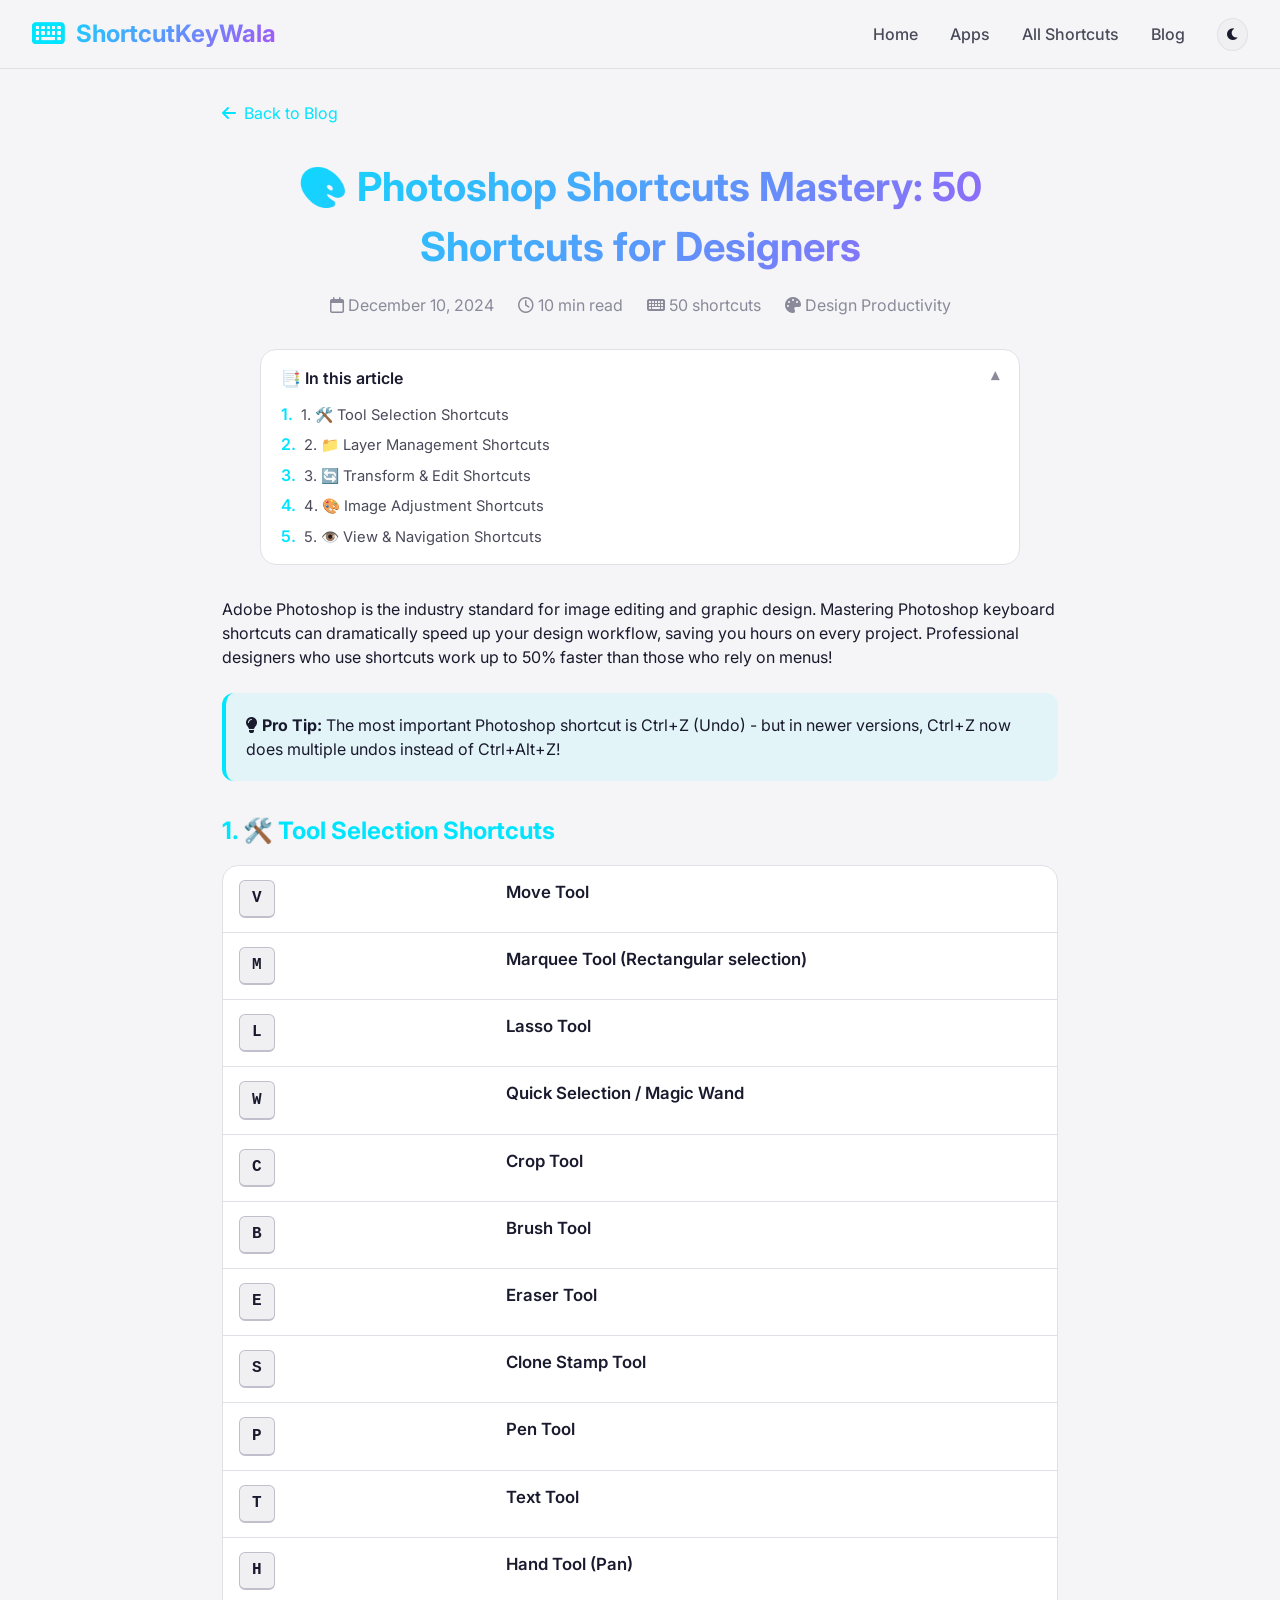
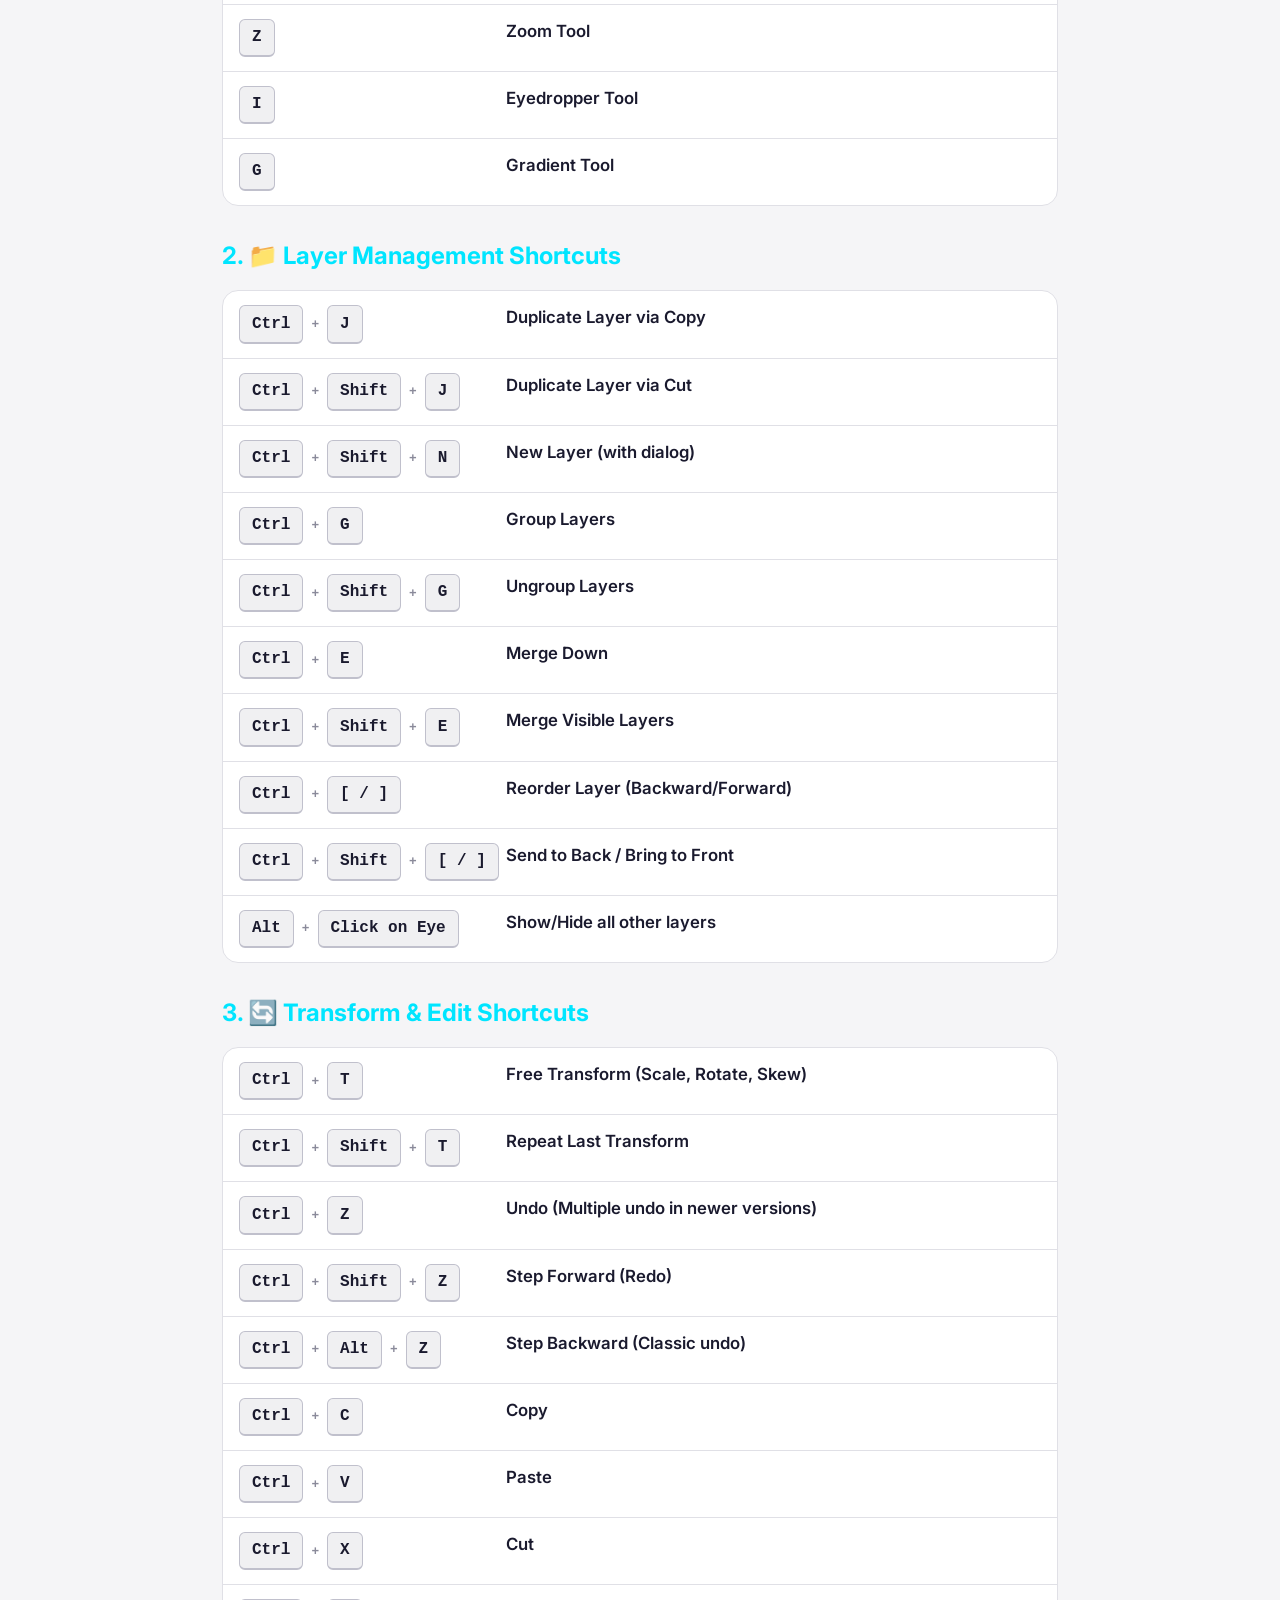
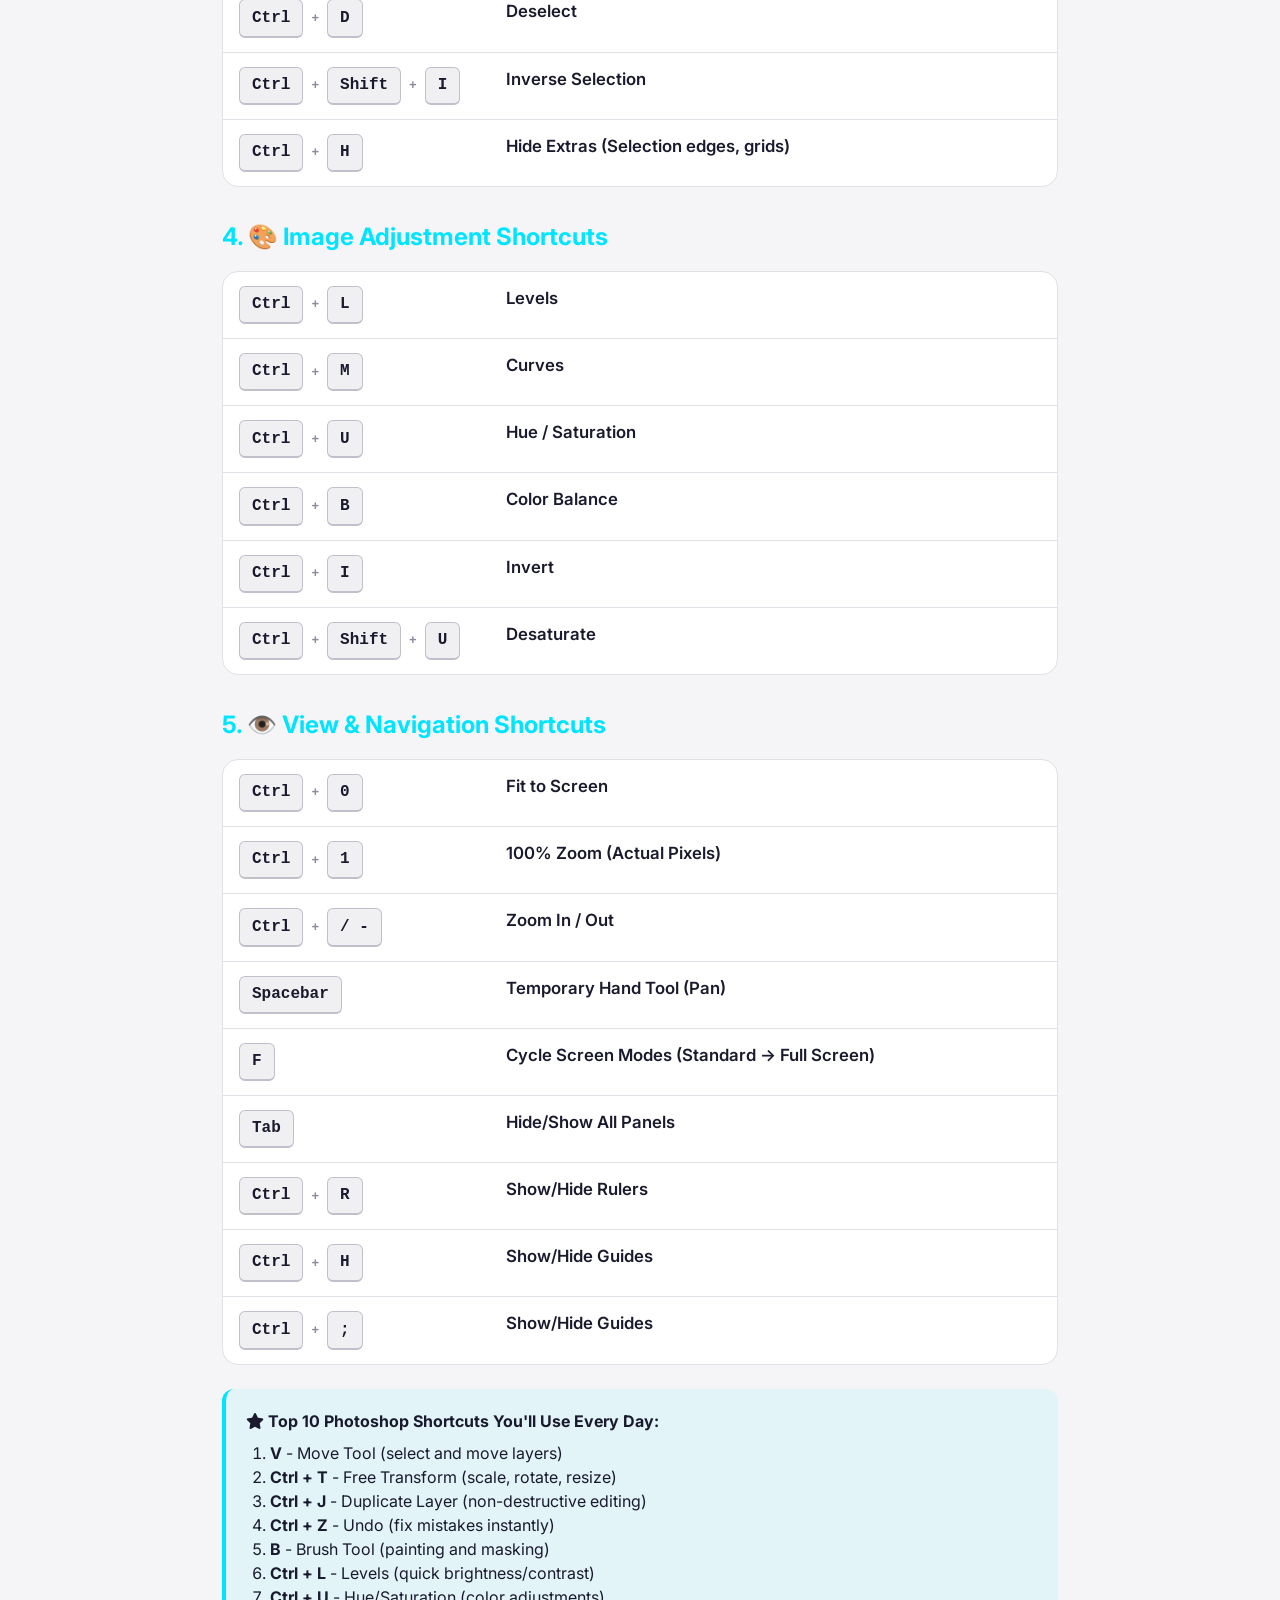
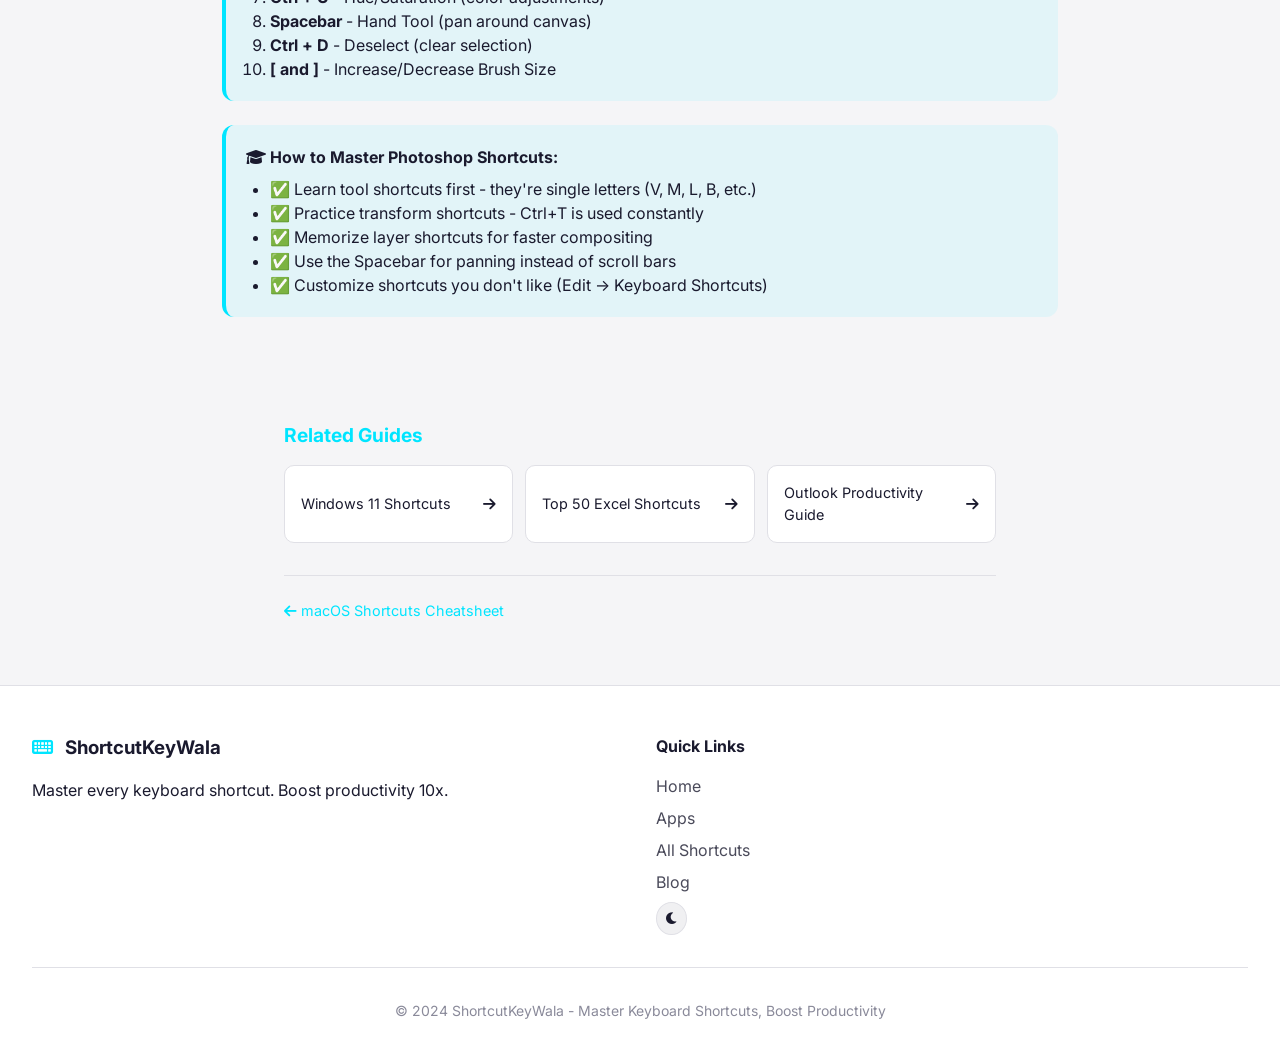
<file: blog-photoshop-shortcuts-mastery.html>
<!DOCTYPE html>
<html lang="en">
<head>
    <meta charset="UTF-8">
    <meta name="viewport" content="width=device-width, initial-scale=1.0">
    <title>Photoshop Shortcuts Mastery: 50 Shortcuts for Designers | ShortcutKeyWala</title>
    <meta name="description" content="Speed up your design workflow with these essential Adobe Photoshop keyboard shortcuts for layers, tools, transformations, and adjustments. Become a Photoshop power user.">
    <meta name="keywords" content="photoshop shortcuts, adobe photoshop shortcuts, photoshop keyboard shortcuts, design shortcuts, photo editing shortcuts">
    <link rel="canonical" href="https://oxanuragofficial.github.io/shortcutkeywala1/blog-photoshop-shortcuts-mastery.html">
    <link href="https://fonts.googleapis.com/css2?family=Inter:wght@300;400;500;600;700;800&display=swap" rel="stylesheet">
    <link rel="stylesheet" href="https://cdnjs.cloudflare.com/ajax/libs/font-awesome/6.0.0-beta3/css/all.min.css">
    <link rel="stylesheet" href="style.css">
    <style>
        .post-container { max-width: 900px; margin: 0 auto; padding: 2rem; }
        .back-link { display: inline-flex; align-items: center; gap: 0.5rem; color: var(--accent-cyan); text-decoration: none; margin-bottom: 2rem; }
        .post-header { text-align: center; margin-bottom: 2rem; }
        .post-header h1 { font-size: 2.5rem; background: linear-gradient(135deg, #00e5ff, #a855f7); background-clip: text; -webkit-background-clip: text; -webkit-text-fill-color: transparent; margin-bottom: 1rem; }
        .post-meta { color: var(--text-muted); display: flex; justify-content: center; gap: 1.5rem; flex-wrap: wrap; margin-bottom: 2rem; }
        h2 { color: var(--accent-cyan); margin: 2rem 0 1rem; font-size: 1.5rem; }
        .shortcut-table { background: var(--bg-card); border: 1px solid var(--border); border-radius: 1rem; overflow: hidden; margin: 1rem 0; }
        .shortcut-row { display: grid; grid-template-columns: 1fr 2fr; border-bottom: 1px solid var(--border); padding: 0.875rem 1rem; transition: background 0.2s; }
        .shortcut-row:hover { background: var(--bg-hover); }
        .shortcut-row:last-child { border-bottom: none; }
        .shortcut-keys { font-family: monospace; color: var(--accent-cyan); font-weight: bold; }
        .pro-tip { background: rgba(0, 229, 255, 0.08); border-left: 4px solid var(--accent-cyan); padding: 1.25rem; margin: 1.5rem 0; border-radius: 0.75rem; }
        @media (max-width: 768px) {
            .post-header h1 { font-size: 1.75rem; }
            .shortcut-row { grid-template-columns: 1fr; gap: 0.5rem; }
        }
    </style>
</head>
<body class="blog-page">
    <nav class="navbar">
        <div class="nav-container">
            <div class="logo"><i class="fas fa-keyboard"></i><span>ShortcutKeyWala</span></div>
            <div class="nav-links"><a href="./">Home</a><a href="./#apps">Apps</a><a href="./#shortcuts">All Shortcuts</a><a href="blog.html">Blog</a><button id="themeToggle" class="theme-btn" aria-label="Toggle dark/light theme"><i class="fas fa-moon"></i></button></div>
        </div>
    </nav>
    
    <div class="post-container">
        <a href="blog.html" class="back-link"><i class="fas fa-arrow-left"></i> Back to Blog</a>
        
        <div class="post-header">
            <h1>🎨 Photoshop Shortcuts Mastery: 50 Shortcuts for Designers</h1>
            <div class="post-meta">
                <span><i class="far fa-calendar"></i> December 10, 2024</span>
                <span><i class="far fa-clock"></i> 10 min read</span>
                <span><i class="fas fa-keyboard"></i> 50 shortcuts</span>
                <span><i class="fas fa-palette"></i> Design Productivity</span>
            </div>
        </div>
        
        <p>Adobe Photoshop is the industry standard for image editing and graphic design. Mastering Photoshop keyboard shortcuts can dramatically speed up your design workflow, saving you hours on every project. Professional designers who use shortcuts work up to 50% faster than those who rely on menus!</p>
        
        <div class="pro-tip">
            <strong><i class="fas fa-lightbulb"></i> Pro Tip:</strong> The most important Photoshop shortcut is Ctrl+Z (Undo) - but in newer versions, Ctrl+Z now does multiple undos instead of Ctrl+Alt+Z!
        </div>
        
        <h2>1. 🛠️ Tool Selection Shortcuts</h2>
        <div class="shortcut-table">
            <div class="shortcut-row"><div class="shortcut-keys">V</div><div class="shortcut-action">Move Tool</div></div>
            <div class="shortcut-row"><div class="shortcut-keys">M</div><div class="shortcut-action">Marquee Tool (Rectangular selection)</div></div>
            <div class="shortcut-row"><div class="shortcut-keys">L</div><div class="shortcut-action">Lasso Tool</div></div>
            <div class="shortcut-row"><div class="shortcut-keys">W</div><div class="shortcut-action">Quick Selection / Magic Wand</div></div>
            <div class="shortcut-row"><div class="shortcut-keys">C</div><div class="shortcut-action">Crop Tool</div></div>
            <div class="shortcut-row"><div class="shortcut-keys">B</div><div class="shortcut-action">Brush Tool</div></div>
            <div class="shortcut-row"><div class="shortcut-keys">E</div><div class="shortcut-action">Eraser Tool</div></div>
            <div class="shortcut-row"><div class="shortcut-keys">S</div><div class="shortcut-action">Clone Stamp Tool</div></div>
            <div class="shortcut-row"><div class="shortcut-keys">P</div><div class="shortcut-action">Pen Tool</div></div>
            <div class="shortcut-row"><div class="shortcut-keys">T</div><div class="shortcut-action">Text Tool</div></div>
            <div class="shortcut-row"><div class="shortcut-keys">H</div><div class="shortcut-action">Hand Tool (Pan)</div></div>
            <div class="shortcut-row"><div class="shortcut-keys">Z</div><div class="shortcut-action">Zoom Tool</div></div>
            <div class="shortcut-row"><div class="shortcut-keys">I</div><div class="shortcut-action">Eyedropper Tool</div></div>
            <div class="shortcut-row"><div class="shortcut-keys">G</div><div class="shortcut-action">Gradient Tool</div></div>
        </div>
        
        <h2>2. 📁 Layer Management Shortcuts</h2>
        <div class="shortcut-table">
            <div class="shortcut-row"><div class="shortcut-keys">Ctrl + J</div><div class="shortcut-action">Duplicate Layer via Copy</div></div>
            <div class="shortcut-row"><div class="shortcut-keys">Ctrl + Shift + J</div><div class="shortcut-action">Duplicate Layer via Cut</div></div>
            <div class="shortcut-row"><div class="shortcut-keys">Ctrl + Shift + N</div><div class="shortcut-action">New Layer (with dialog)</div></div>
            <div class="shortcut-row"><div class="shortcut-keys">Ctrl + G</div><div class="shortcut-action">Group Layers</div></div>
            <div class="shortcut-row"><div class="shortcut-keys">Ctrl + Shift + G</div><div class="shortcut-action">Ungroup Layers</div></div>
            <div class="shortcut-row"><div class="shortcut-keys">Ctrl + E</div><div class="shortcut-action">Merge Down</div></div>
            <div class="shortcut-row"><div class="shortcut-keys">Ctrl + Shift + E</div><div class="shortcut-action">Merge Visible Layers</div></div>
            <div class="shortcut-row"><div class="shortcut-keys">Ctrl + [ / ]</div><div class="shortcut-action">Reorder Layer (Backward/Forward)</div></div>
            <div class="shortcut-row"><div class="shortcut-keys">Ctrl + Shift + [ / ]</div><div class="shortcut-action">Send to Back / Bring to Front</div></div>
            <div class="shortcut-row"><div class="shortcut-keys">Alt + Click on Eye</div><div class="shortcut-action">Show/Hide all other layers</div></div>
        </div>
        
        <h2>3. 🔄 Transform & Edit Shortcuts</h2>
        <div class="shortcut-table">
            <div class="shortcut-row"><div class="shortcut-keys">Ctrl + T</div><div class="shortcut-action">Free Transform (Scale, Rotate, Skew)</div></div>
            <div class="shortcut-row"><div class="shortcut-keys">Ctrl + Shift + T</div><div class="shortcut-action">Repeat Last Transform</div></div>
            <div class="shortcut-row"><div class="shortcut-keys">Ctrl + Z</div><div class="shortcut-action">Undo (Multiple undo in newer versions)</div></div>
            <div class="shortcut-row"><div class="shortcut-keys">Ctrl + Shift + Z</div><div class="shortcut-action">Step Forward (Redo)</div></div>
            <div class="shortcut-row"><div class="shortcut-keys">Ctrl + Alt + Z</div><div class="shortcut-action">Step Backward (Classic undo)</div></div>
            <div class="shortcut-row"><div class="shortcut-keys">Ctrl + C</div><div class="shortcut-action">Copy</div></div>
            <div class="shortcut-row"><div class="shortcut-keys">Ctrl + V</div><div class="shortcut-action">Paste</div></div>
            <div class="shortcut-row"><div class="shortcut-keys">Ctrl + X</div><div class="shortcut-action">Cut</div></div>
            <div class="shortcut-row"><div class="shortcut-keys">Ctrl + D</div><div class="shortcut-action">Deselect</div></div>
            <div class="shortcut-row"><div class="shortcut-keys">Ctrl + Shift + I</div><div class="shortcut-action">Inverse Selection</div></div>
            <div class="shortcut-row"><div class="shortcut-keys">Ctrl + H</div><div class="shortcut-action">Hide Extras (Selection edges, grids)</div></div>
        </div>
        
        <h2>4. 🎨 Image Adjustment Shortcuts</h2>
        <div class="shortcut-table">
            <div class="shortcut-row"><div class="shortcut-keys">Ctrl + L</div><div class="shortcut-action">Levels</div></div>
            <div class="shortcut-row"><div class="shortcut-keys">Ctrl + M</div><div class="shortcut-action">Curves</div></div>
            <div class="shortcut-row"><div class="shortcut-keys">Ctrl + U</div><div class="shortcut-action">Hue / Saturation</div></div>
            <div class="shortcut-row"><div class="shortcut-keys">Ctrl + B</div><div class="shortcut-action">Color Balance</div></div>
            <div class="shortcut-row"><div class="shortcut-keys">Ctrl + I</div><div class="shortcut-action">Invert</div></div>
            <div class="shortcut-row"><div class="shortcut-keys">Ctrl + Shift + U</div><div class="shortcut-action">Desaturate</div></div>
        </div>
        
        <h2>5. 👁️ View & Navigation Shortcuts</h2>
        <div class="shortcut-table">
            <div class="shortcut-row"><div class="shortcut-keys">Ctrl + 0</div><div class="shortcut-action">Fit to Screen</div></div>
            <div class="shortcut-row"><div class="shortcut-keys">Ctrl + 1</div><div class="shortcut-action">100% Zoom (Actual Pixels)</div></div>
            <div class="shortcut-row"><div class="shortcut-keys">Ctrl + + / -</div><div class="shortcut-action">Zoom In / Out</div></div>
            <div class="shortcut-row"><div class="shortcut-keys">Spacebar</div><div class="shortcut-action">Temporary Hand Tool (Pan)</div></div>
            <div class="shortcut-row"><div class="shortcut-keys">F</div><div class="shortcut-action">Cycle Screen Modes (Standard → Full Screen)</div></div>
            <div class="shortcut-row"><div class="shortcut-keys">Tab</div><div class="shortcut-action">Hide/Show All Panels</div></div>
            <div class="shortcut-row"><div class="shortcut-keys">Ctrl + R</div><div class="shortcut-action">Show/Hide Rulers</div></div>
            <div class="shortcut-row"><div class="shortcut-keys">Ctrl + H</div><div class="shortcut-action">Show/Hide Guides</div></div>
            <div class="shortcut-row"><div class="shortcut-keys">Ctrl + ;</div><div class="shortcut-action">Show/Hide Guides</div></div>
        </div>
        
        <div class="pro-tip">
            <strong><i class="fas fa-star"></i> Top 10 Photoshop Shortcuts You'll Use Every Day:</strong>
            <ol style="margin-top: 0.5rem; margin-left: 1.5rem;">
                <li><strong>V</strong> - Move Tool (select and move layers)</li>
                <li><strong>Ctrl + T</strong> - Free Transform (scale, rotate, resize)</li>
                <li><strong>Ctrl + J</strong> - Duplicate Layer (non-destructive editing)</li>
                <li><strong>Ctrl + Z</strong> - Undo (fix mistakes instantly)</li>
                <li><strong>B</strong> - Brush Tool (painting and masking)</li>
                <li><strong>Ctrl + L</strong> - Levels (quick brightness/contrast)</li>
                <li><strong>Ctrl + U</strong> - Hue/Saturation (color adjustments)</li>
                <li><strong>Spacebar</strong> - Hand Tool (pan around canvas)</li>
                <li><strong>Ctrl + D</strong> - Deselect (clear selection)</li>
                <li><strong>[ and ]</strong> - Increase/Decrease Brush Size</li>
            </ol>
        </div>
        
        <div class="pro-tip">
            <strong><i class="fas fa-graduation-cap"></i> How to Master Photoshop Shortcuts:</strong>
            <ul style="margin-top: 0.5rem; margin-left: 1.5rem;">
                <li>✅ Learn tool shortcuts first - they're single letters (V, M, L, B, etc.)</li>
                <li>✅ Practice transform shortcuts - Ctrl+T is used constantly</li>
                <li>✅ Memorize layer shortcuts for faster compositing</li>
                <li>✅ Use the Spacebar for panning instead of scroll bars</li>
                <li>✅ Customize shortcuts you don't like (Edit → Keyboard Shortcuts)</li>
            </ul>
        </div>
    </div>
    
    <div id="relatedArticles"></div>

    <footer class="footer">
        <div class="footer-content">
            <div><h3><i class="fas fa-keyboard"></i> ShortcutKeyWala</h3><p>Master every keyboard shortcut. Boost productivity 10x.</p></div>
            <div><h4>Quick Links</h4><a href="./">Home</a><a href="./#apps">Apps</a><a href="./#shortcuts">All Shortcuts</a><a href="blog.html">Blog</a><button class="theme-btn" aria-label="Toggle dark/light theme"><i class="fas fa-moon"></i></button></div>
        </div>
        <div class="footer-bottom"><p>© 2024 ShortcutKeyWala - Master Keyboard Shortcuts, Boost Productivity</p></div>
    </footer>
    <script src="blog-common.js"></script>
</body>
</html>
</file>
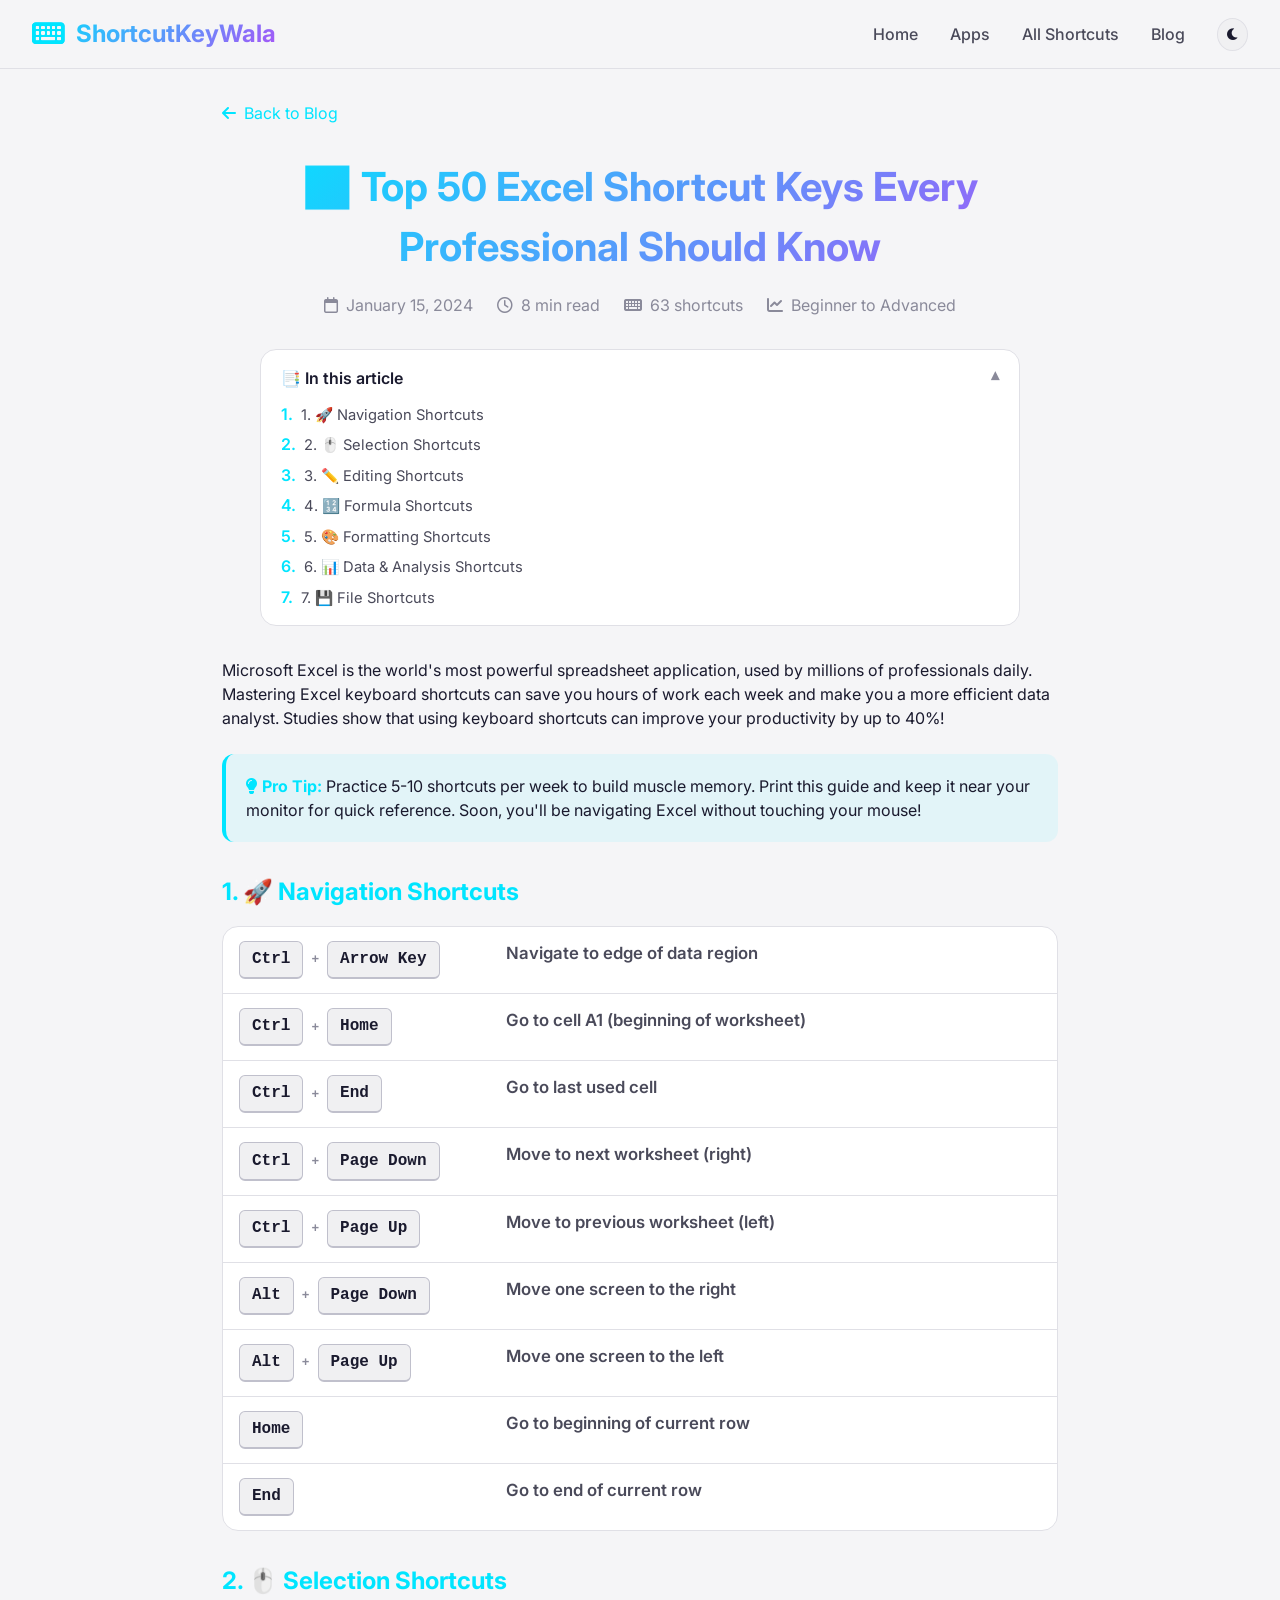
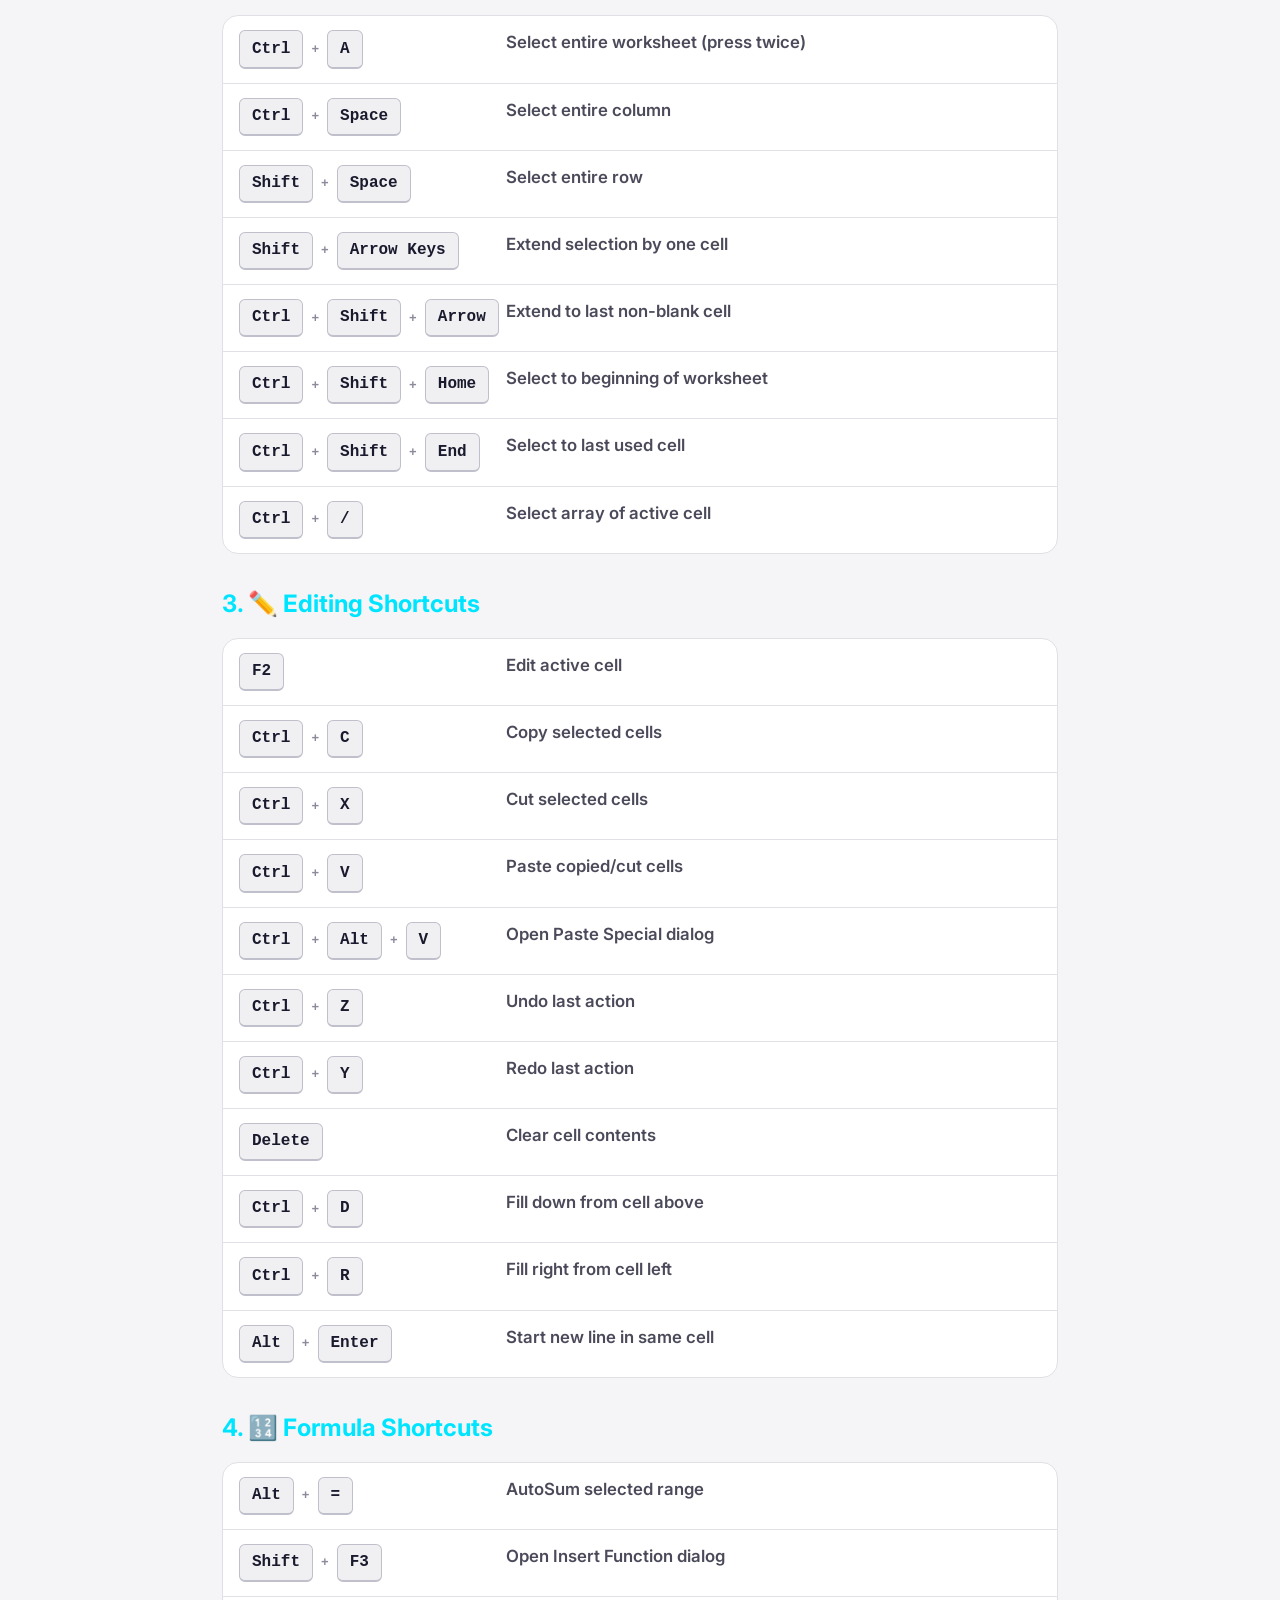
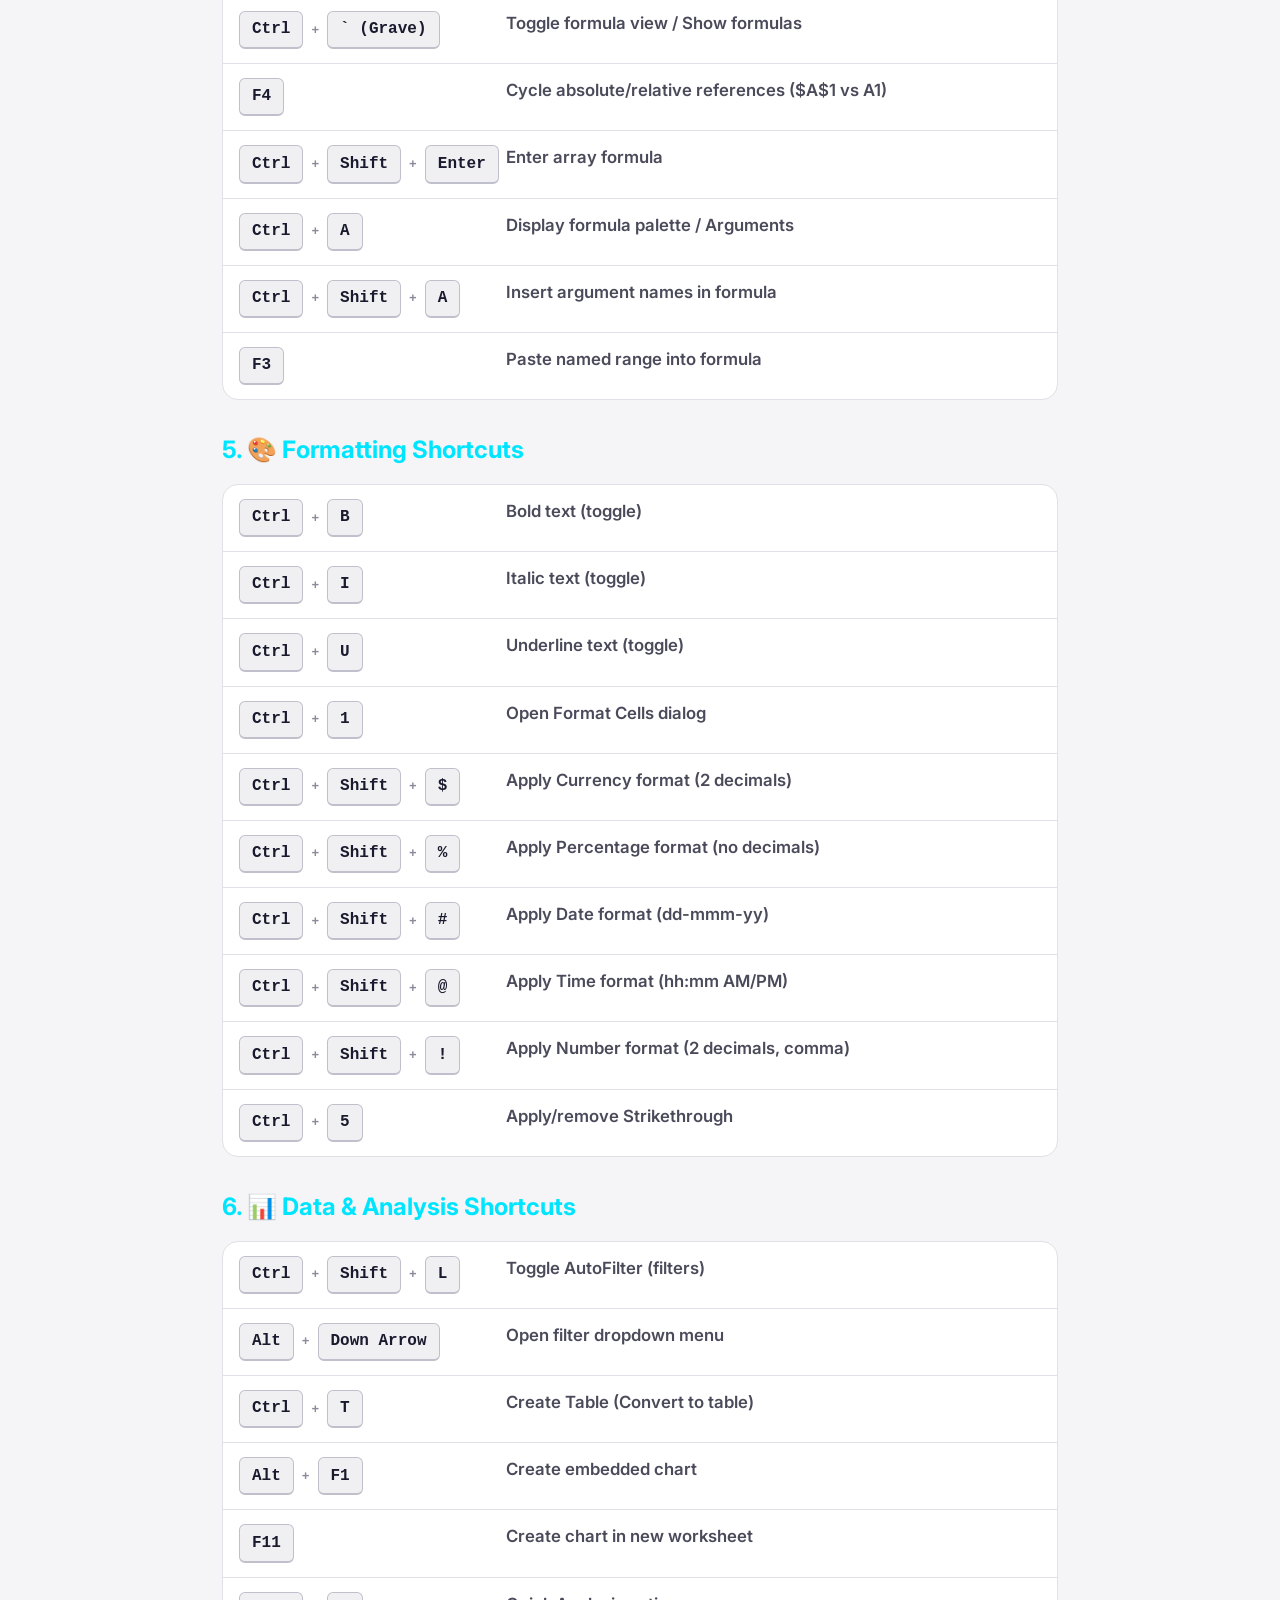
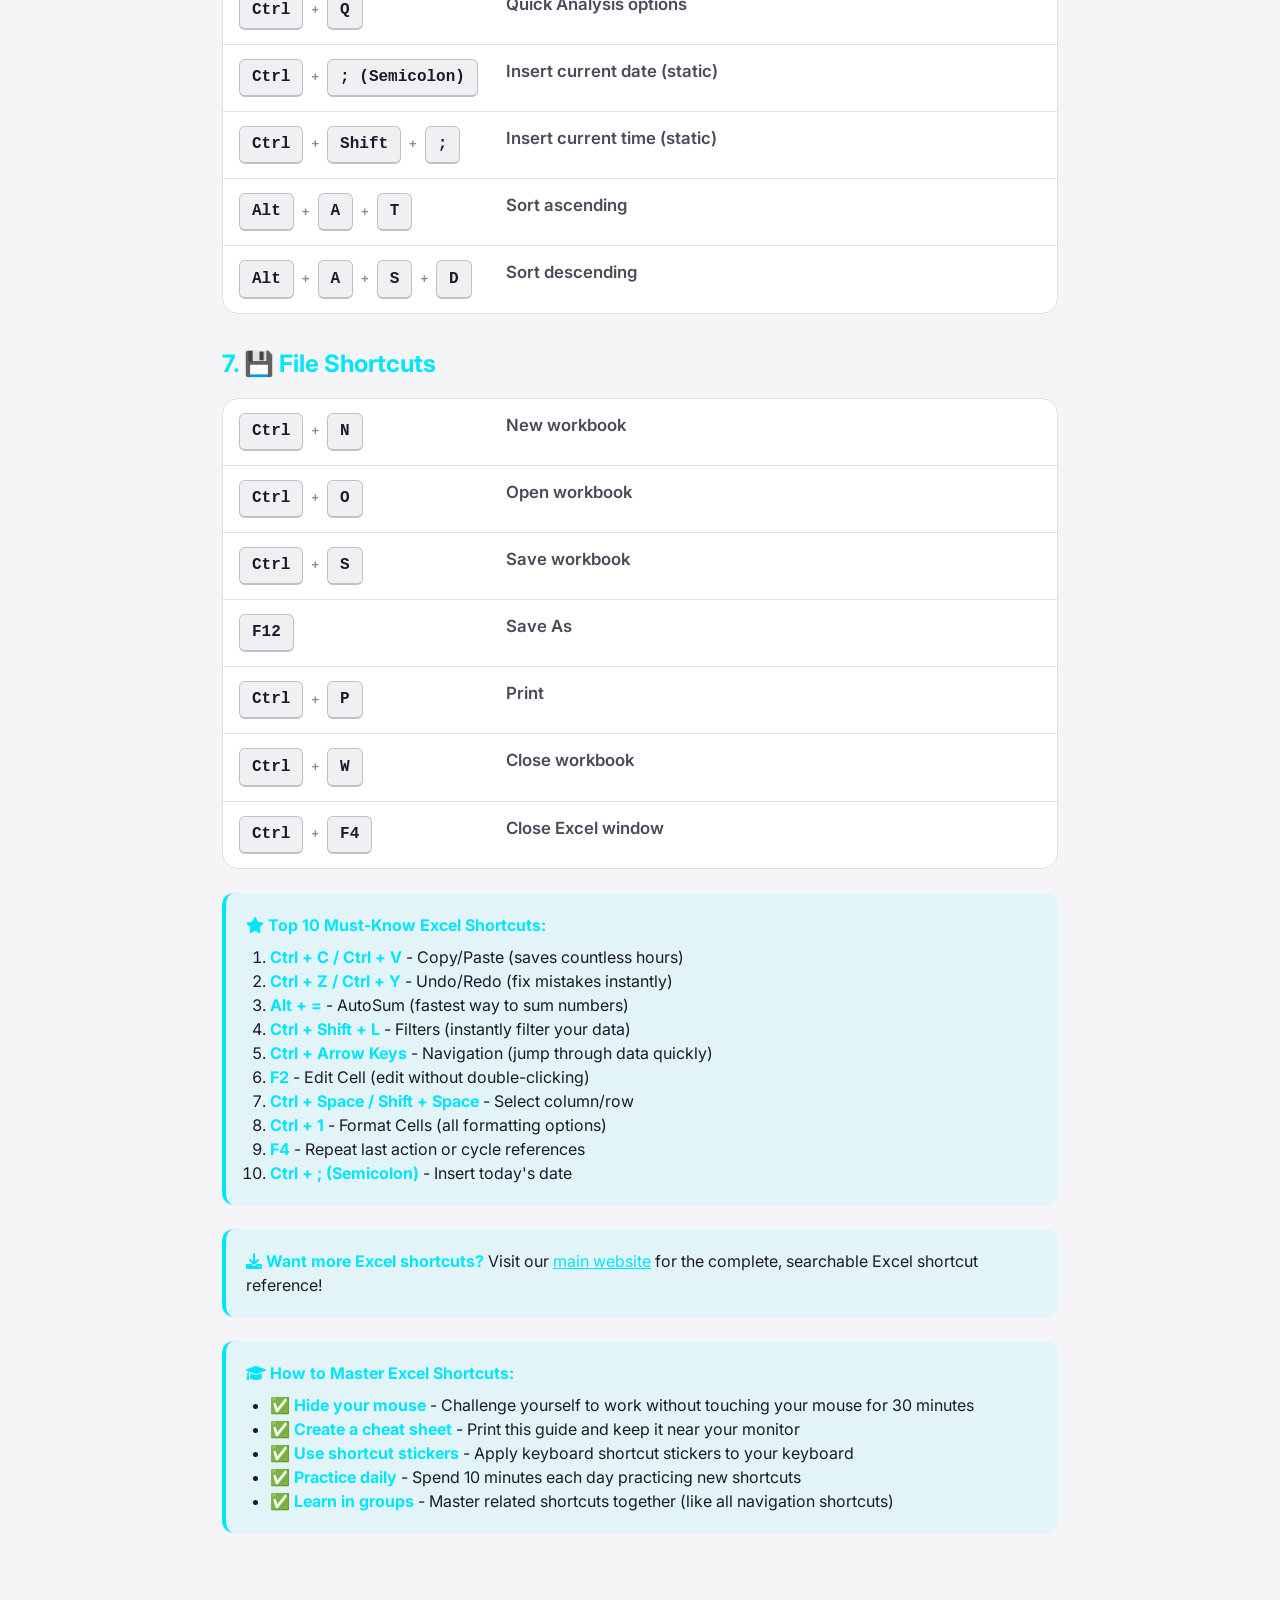
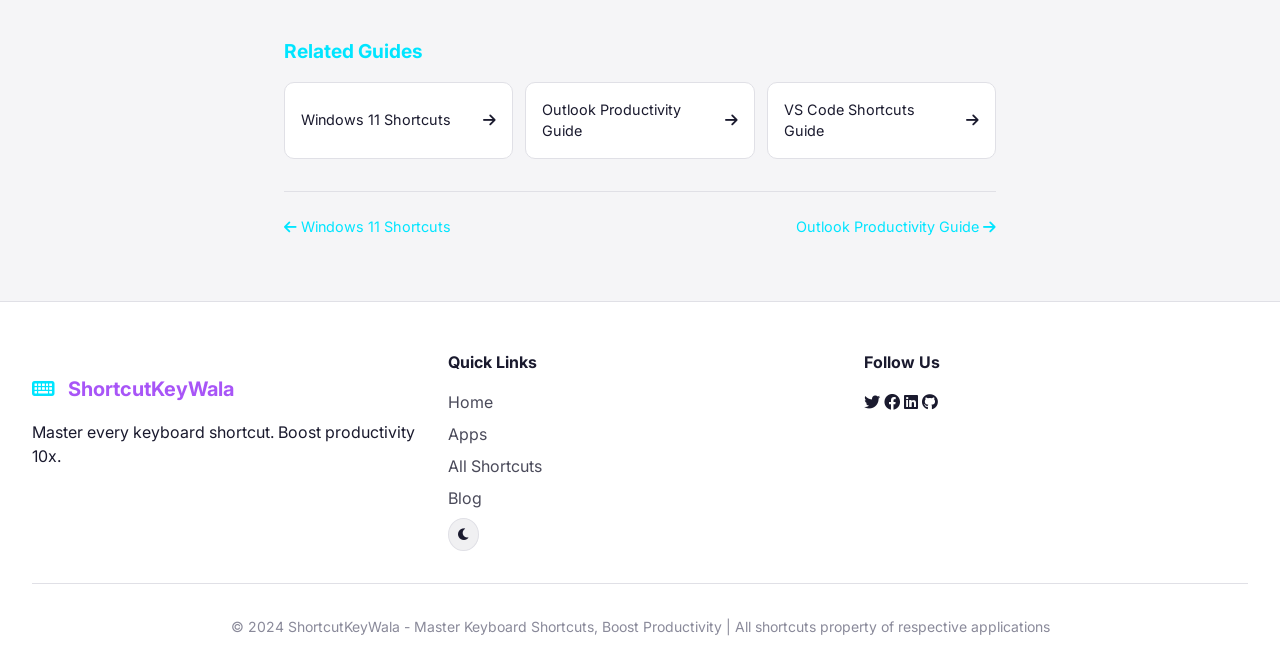
<file: blog-top-50-excel-shortcuts.html>
<!DOCTYPE html>
<html lang="en">
<head>
    <meta charset="UTF-8">
    <meta name="viewport" content="width=device-width, initial-scale=1.0">
    <title>Top 50 Excel Shortcut Keys Every Professional Should Know | ShortcutKeyWala</title>
    <meta name="description" content="Master Excel like a pro with these essential keyboard shortcuts for navigation, formulas, formatting, and data analysis. Boost your spreadsheet productivity instantly.">
    <meta name="keywords" content="excel shortcut keys, excel shortcuts, excel keyboard shortcuts, ms excel shortcuts, excel tips, excel productivity, microsoft excel shortcuts">
    <link rel="canonical" href="https://oxanuragofficial.github.io/shortcutkeywala1/blog-top-50-excel-shortcuts.html">
    <link href="https://fonts.googleapis.com/css2?family=Inter:wght@300;400;500;600;700;800&display=swap" rel="stylesheet">
    <link rel="stylesheet" href="https://cdnjs.cloudflare.com/ajax/libs/font-awesome/6.0.0-beta3/css/all.min.css">
    <link rel="stylesheet" href="style.css">
    <style>
        .post-container { max-width: 900px; margin: 0 auto; padding: 2rem; }
        .back-link { display: inline-flex; align-items: center; gap: 0.5rem; color: var(--accent-cyan); text-decoration: none; margin-bottom: 2rem; }
        .back-link:hover { gap: 0.75rem; }
        .post-header { text-align: center; margin-bottom: 2rem; }
        .post-header h1 { font-size: 2.5rem; background: linear-gradient(135deg, #00e5ff, #a855f7); background-clip: text; -webkit-background-clip: text; -webkit-text-fill-color: transparent; margin-bottom: 1rem; }
        .post-meta { color: var(--text-muted); display: flex; justify-content: center; gap: 1.5rem; flex-wrap: wrap; margin-bottom: 2rem; }
        .post-meta span { display: inline-flex; align-items: center; gap: 0.5rem; }
        h2 { color: var(--accent-cyan); margin: 2rem 0 1rem; font-size: 1.5rem; }
        h3 { color: var(--accent-purple); margin: 1.5rem 0 0.5rem; font-size: 1.25rem; }
        .shortcut-table { background: var(--bg-card); border: 1px solid var(--border); border-radius: 1rem; overflow: hidden; margin: 1rem 0; }
        .shortcut-row { display: grid; grid-template-columns: 1fr 2fr; border-bottom: 1px solid var(--border); padding: 0.875rem 1rem; transition: background 0.2s; }
        .shortcut-row:hover { background: var(--bg-hover); }
        .shortcut-row:last-child { border-bottom: none; }
        .shortcut-keys { font-family: 'Courier New', monospace; color: var(--accent-cyan); font-weight: bold; font-size: 1rem; }
        .shortcut-action { color: var(--text-secondary); }
        .pro-tip { background: rgba(0, 229, 255, 0.08); border-left: 4px solid var(--accent-cyan); padding: 1.25rem; margin: 1.5rem 0; border-radius: 0.75rem; }
        .pro-tip strong { color: var(--accent-cyan); }
        .table-caption { font-size: 0.8rem; color: var(--text-muted); margin-top: 0.5rem; text-align: center; }
        @media (max-width: 768px) {
            .post-header h1 { font-size: 1.75rem; }
            .shortcut-row { grid-template-columns: 1fr; gap: 0.5rem; }
            .post-meta { gap: 1rem; }
        }
    </style>
</head>
<body class="blog-page">
    <nav class="navbar">
        <div class="nav-container">
            <div class="logo"><i class="fas fa-keyboard"></i><span>ShortcutKeyWala</span></div>
            <div class="nav-links"><a href="./">Home</a><a href="./#apps">Apps</a><a href="./#shortcuts">All Shortcuts</a><a href="blog.html">Blog</a><button id="themeToggle" class="theme-btn" aria-label="Toggle dark/light theme"><i class="fas fa-moon"></i></button></div>
        </div>
    </nav>
    
    <div class="post-container">
        <a href="blog.html" class="back-link"><i class="fas fa-arrow-left"></i> Back to Blog</a>
        
        <div class="post-header">
            <h1>📊 Top 50 Excel Shortcut Keys Every Professional Should Know</h1>
            <div class="post-meta">
                <span><i class="far fa-calendar"></i> January 15, 2024</span>
                <span><i class="far fa-clock"></i> 8 min read</span>
                <span><i class="fas fa-keyboard"></i> 63 shortcuts</span>
                <span><i class="fas fa-chart-line"></i> Beginner to Advanced</span>
            </div>
        </div>
        
        <p>Microsoft Excel is the world's most powerful spreadsheet application, used by millions of professionals daily. Mastering Excel keyboard shortcuts can save you hours of work each week and make you a more efficient data analyst. Studies show that using keyboard shortcuts can improve your productivity by up to 40%!</p>
        
        <div class="pro-tip">
            <strong><i class="fas fa-lightbulb"></i> Pro Tip:</strong> Practice 5-10 shortcuts per week to build muscle memory. Print this guide and keep it near your monitor for quick reference. Soon, you'll be navigating Excel without touching your mouse!
        </div>
        
        <h2>1. 🚀 Navigation Shortcuts</h2>
        <div class="shortcut-table">
            <div class="shortcut-row"><div class="shortcut-keys">Ctrl + Arrow Key</div><div class="shortcut-action">Navigate to edge of data region</div></div>
            <div class="shortcut-row"><div class="shortcut-keys">Ctrl + Home</div><div class="shortcut-action">Go to cell A1 (beginning of worksheet)</div></div>
            <div class="shortcut-row"><div class="shortcut-keys">Ctrl + End</div><div class="shortcut-action">Go to last used cell</div></div>
            <div class="shortcut-row"><div class="shortcut-keys">Ctrl + Page Down</div><div class="shortcut-action">Move to next worksheet (right)</div></div>
            <div class="shortcut-row"><div class="shortcut-keys">Ctrl + Page Up</div><div class="shortcut-action">Move to previous worksheet (left)</div></div>
            <div class="shortcut-row"><div class="shortcut-keys">Alt + Page Down</div><div class="shortcut-action">Move one screen to the right</div></div>
            <div class="shortcut-row"><div class="shortcut-keys">Alt + Page Up</div><div class="shortcut-action">Move one screen to the left</div></div>
            <div class="shortcut-row"><div class="shortcut-keys">Home</div><div class="shortcut-action">Go to beginning of current row</div></div>
            <div class="shortcut-row"><div class="shortcut-keys">End</div><div class="shortcut-action">Go to end of current row</div></div>
        </div>
        
        <h2>2. 🖱️ Selection Shortcuts</h2>
        <div class="shortcut-table">
            <div class="shortcut-row"><div class="shortcut-keys">Ctrl + A</div><div class="shortcut-action">Select entire worksheet (press twice)</div></div>
            <div class="shortcut-row"><div class="shortcut-keys">Ctrl + Space</div><div class="shortcut-action">Select entire column</div></div>
            <div class="shortcut-row"><div class="shortcut-keys">Shift + Space</div><div class="shortcut-action">Select entire row</div></div>
            <div class="shortcut-row"><div class="shortcut-keys">Shift + Arrow Keys</div><div class="shortcut-action">Extend selection by one cell</div></div>
            <div class="shortcut-row"><div class="shortcut-keys">Ctrl + Shift + Arrow</div><div class="shortcut-action">Extend to last non-blank cell</div></div>
            <div class="shortcut-row"><div class="shortcut-keys">Ctrl + Shift + Home</div><div class="shortcut-action">Select to beginning of worksheet</div></div>
            <div class="shortcut-row"><div class="shortcut-keys">Ctrl + Shift + End</div><div class="shortcut-action">Select to last used cell</div></div>
            <div class="shortcut-row"><div class="shortcut-keys">Ctrl + /</div><div class="shortcut-action">Select array of active cell</div></div>
        </div>
        
        <h2>3. ✏️ Editing Shortcuts</h2>
        <div class="shortcut-table">
            <div class="shortcut-row"><div class="shortcut-keys">F2</div><div class="shortcut-action">Edit active cell</div></div>
            <div class="shortcut-row"><div class="shortcut-keys">Ctrl + C</div><div class="shortcut-action">Copy selected cells</div></div>
            <div class="shortcut-row"><div class="shortcut-keys">Ctrl + X</div><div class="shortcut-action">Cut selected cells</div></div>
            <div class="shortcut-row"><div class="shortcut-keys">Ctrl + V</div><div class="shortcut-action">Paste copied/cut cells</div></div>
            <div class="shortcut-row"><div class="shortcut-keys">Ctrl + Alt + V</div><div class="shortcut-action">Open Paste Special dialog</div></div>
            <div class="shortcut-row"><div class="shortcut-keys">Ctrl + Z</div><div class="shortcut-action">Undo last action</div></div>
            <div class="shortcut-row"><div class="shortcut-keys">Ctrl + Y</div><div class="shortcut-action">Redo last action</div></div>
            <div class="shortcut-row"><div class="shortcut-keys">Delete</div><div class="shortcut-action">Clear cell contents</div></div>
            <div class="shortcut-row"><div class="shortcut-keys">Ctrl + D</div><div class="shortcut-action">Fill down from cell above</div></div>
            <div class="shortcut-row"><div class="shortcut-keys">Ctrl + R</div><div class="shortcut-action">Fill right from cell left</div></div>
            <div class="shortcut-row"><div class="shortcut-keys">Alt + Enter</div><div class="shortcut-action">Start new line in same cell</div></div>
        </div>
        
        <h2>4. 🔢 Formula Shortcuts</h2>
        <div class="shortcut-table">
            <div class="shortcut-row"><div class="shortcut-keys">Alt + =</div><div class="shortcut-action">AutoSum selected range</div></div>
            <div class="shortcut-row"><div class="shortcut-keys">Shift + F3</div><div class="shortcut-action">Open Insert Function dialog</div></div>
            <div class="shortcut-row"><div class="shortcut-keys">Ctrl + ` (Grave)</div><div class="shortcut-action">Toggle formula view / Show formulas</div></div>
            <div class="shortcut-row"><div class="shortcut-keys">F4</div><div class="shortcut-action">Cycle absolute/relative references ($A$1 vs A1)</div></div>
            <div class="shortcut-row"><div class="shortcut-keys">Ctrl + Shift + Enter</div><div class="shortcut-action">Enter array formula</div></div>
            <div class="shortcut-row"><div class="shortcut-keys">Ctrl + A</div><div class="shortcut-action">Display formula palette / Arguments</div></div>
            <div class="shortcut-row"><div class="shortcut-keys">Ctrl + Shift + A</div><div class="shortcut-action">Insert argument names in formula</div></div>
            <div class="shortcut-row"><div class="shortcut-keys">F3</div><div class="shortcut-action">Paste named range into formula</div></div>
        </div>
        
        <h2>5. 🎨 Formatting Shortcuts</h2>
        <div class="shortcut-table">
            <div class="shortcut-row"><div class="shortcut-keys">Ctrl + B</div><div class="shortcut-action">Bold text (toggle)</div></div>
            <div class="shortcut-row"><div class="shortcut-keys">Ctrl + I</div><div class="shortcut-action">Italic text (toggle)</div></div>
            <div class="shortcut-row"><div class="shortcut-keys">Ctrl + U</div><div class="shortcut-action">Underline text (toggle)</div></div>
            <div class="shortcut-row"><div class="shortcut-keys">Ctrl + 1</div><div class="shortcut-action">Open Format Cells dialog</div></div>
            <div class="shortcut-row"><div class="shortcut-keys">Ctrl + Shift + $</div><div class="shortcut-action">Apply Currency format (2 decimals)</div></div>
            <div class="shortcut-row"><div class="shortcut-keys">Ctrl + Shift + %</div><div class="shortcut-action">Apply Percentage format (no decimals)</div></div>
            <div class="shortcut-row"><div class="shortcut-keys">Ctrl + Shift + #</div><div class="shortcut-action">Apply Date format (dd-mmm-yy)</div></div>
            <div class="shortcut-row"><div class="shortcut-keys">Ctrl + Shift + @</div><div class="shortcut-action">Apply Time format (hh:mm AM/PM)</div></div>
            <div class="shortcut-row"><div class="shortcut-keys">Ctrl + Shift + !</div><div class="shortcut-action">Apply Number format (2 decimals, comma)</div></div>
            <div class="shortcut-row"><div class="shortcut-keys">Ctrl + 5</div><div class="shortcut-action">Apply/remove Strikethrough</div></div>
        </div>
        
        <h2>6. 📊 Data & Analysis Shortcuts</h2>
        <div class="shortcut-table">
            <div class="shortcut-row"><div class="shortcut-keys">Ctrl + Shift + L</div><div class="shortcut-action">Toggle AutoFilter (filters)</div></div>
            <div class="shortcut-row"><div class="shortcut-keys">Alt + Down Arrow</div><div class="shortcut-action">Open filter dropdown menu</div></div>
            <div class="shortcut-row"><div class="shortcut-keys">Ctrl + T</div><div class="shortcut-action">Create Table (Convert to table)</div></div>
            <div class="shortcut-row"><div class="shortcut-keys">Alt + F1</div><div class="shortcut-action">Create embedded chart</div></div>
            <div class="shortcut-row"><div class="shortcut-keys">F11</div><div class="shortcut-action">Create chart in new worksheet</div></div>
            <div class="shortcut-row"><div class="shortcut-keys">Ctrl + Q</div><div class="shortcut-action">Quick Analysis options</div></div>
            <div class="shortcut-row"><div class="shortcut-keys">Ctrl + ; (Semicolon)</div><div class="shortcut-action">Insert current date (static)</div></div>
            <div class="shortcut-row"><div class="shortcut-keys">Ctrl + Shift + ;</div><div class="shortcut-action">Insert current time (static)</div></div>
            <div class="shortcut-row"><div class="shortcut-keys">Alt + A + T</div><div class="shortcut-action">Sort ascending</div></div>
            <div class="shortcut-row"><div class="shortcut-keys">Alt + A + S + D</div><div class="shortcut-action">Sort descending</div></div>
        </div>
        
        <h2>7. 💾 File Shortcuts</h2>
        <div class="shortcut-table">
            <div class="shortcut-row"><div class="shortcut-keys">Ctrl + N</div><div class="shortcut-action">New workbook</div></div>
            <div class="shortcut-row"><div class="shortcut-keys">Ctrl + O</div><div class="shortcut-action">Open workbook</div></div>
            <div class="shortcut-row"><div class="shortcut-keys">Ctrl + S</div><div class="shortcut-action">Save workbook</div></div>
            <div class="shortcut-row"><div class="shortcut-keys">F12</div><div class="shortcut-action">Save As</div></div>
            <div class="shortcut-row"><div class="shortcut-keys">Ctrl + P</div><div class="shortcut-action">Print</div></div>
            <div class="shortcut-row"><div class="shortcut-keys">Ctrl + W</div><div class="shortcut-action">Close workbook</div></div>
            <div class="shortcut-row"><div class="shortcut-keys">Ctrl + F4</div><div class="shortcut-action">Close Excel window</div></div>
        </div>
        
        <div class="pro-tip">
            <strong><i class="fas fa-star"></i> Top 10 Must-Know Excel Shortcuts:</strong>
            <ol style="margin-top: 0.5rem; margin-left: 1.5rem;">
                <li><strong>Ctrl + C / Ctrl + V</strong> - Copy/Paste (saves countless hours)</li>
                <li><strong>Ctrl + Z / Ctrl + Y</strong> - Undo/Redo (fix mistakes instantly)</li>
                <li><strong>Alt + =</strong> - AutoSum (fastest way to sum numbers)</li>
                <li><strong>Ctrl + Shift + L</strong> - Filters (instantly filter your data)</li>
                <li><strong>Ctrl + Arrow Keys</strong> - Navigation (jump through data quickly)</li>
                <li><strong>F2</strong> - Edit Cell (edit without double-clicking)</li>
                <li><strong>Ctrl + Space / Shift + Space</strong> - Select column/row</li>
                <li><strong>Ctrl + 1</strong> - Format Cells (all formatting options)</li>
                <li><strong>F4</strong> - Repeat last action or cycle references</li>
                <li><strong>Ctrl + ; (Semicolon)</strong> - Insert today's date</li>
            </ol>
        </div>
        
        <div class="pro-tip">
            <strong><i class="fas fa-download"></i> Want more Excel shortcuts?</strong> Visit our <a href="./" style="color: var(--accent-cyan);">main website</a> for the complete, searchable Excel shortcut reference!
        </div>
        
        <div class="pro-tip">
            <strong><i class="fas fa-graduation-cap"></i> How to Master Excel Shortcuts:</strong>
            <ul style="margin-top: 0.5rem; margin-left: 1.5rem;">
                <li>✅ <strong>Hide your mouse</strong> - Challenge yourself to work without touching your mouse for 30 minutes</li>
                <li>✅ <strong>Create a cheat sheet</strong> - Print this guide and keep it near your monitor</li>
                <li>✅ <strong>Use shortcut stickers</strong> - Apply keyboard shortcut stickers to your keyboard</li>
                <li>✅ <strong>Practice daily</strong> - Spend 10 minutes each day practicing new shortcuts</li>
                <li>✅ <strong>Learn in groups</strong> - Master related shortcuts together (like all navigation shortcuts)</li>
            </ul>
        </div>
    </div>
    
    <div id="relatedArticles"></div>

    <footer class="footer">
        <div class="footer-content">
            <div><h3><i class="fas fa-keyboard"></i> ShortcutKeyWala</h3><p>Master every keyboard shortcut. Boost productivity 10x.</p></div>
            <div><h4>Quick Links</h4><a href="./">Home</a><a href="./#apps">Apps</a><a href="./#shortcuts">All Shortcuts</a><a href="blog.html">Blog</a><button class="theme-btn" aria-label="Toggle dark/light theme"><i class="fas fa-moon"></i></button></div>
            <div><h4>Follow Us</h4><p><i class="fab fa-twitter"></i> <i class="fab fa-facebook"></i> <i class="fab fa-linkedin"></i> <i class="fab fa-github"></i></p></div>
        </div>
        <div class="footer-bottom"><p>© 2024 ShortcutKeyWala - Master Keyboard Shortcuts, Boost Productivity | All shortcuts property of respective applications</p></div>
    </footer>
    <script src="blog-common.js"></script>
</body>
</html>
</file>
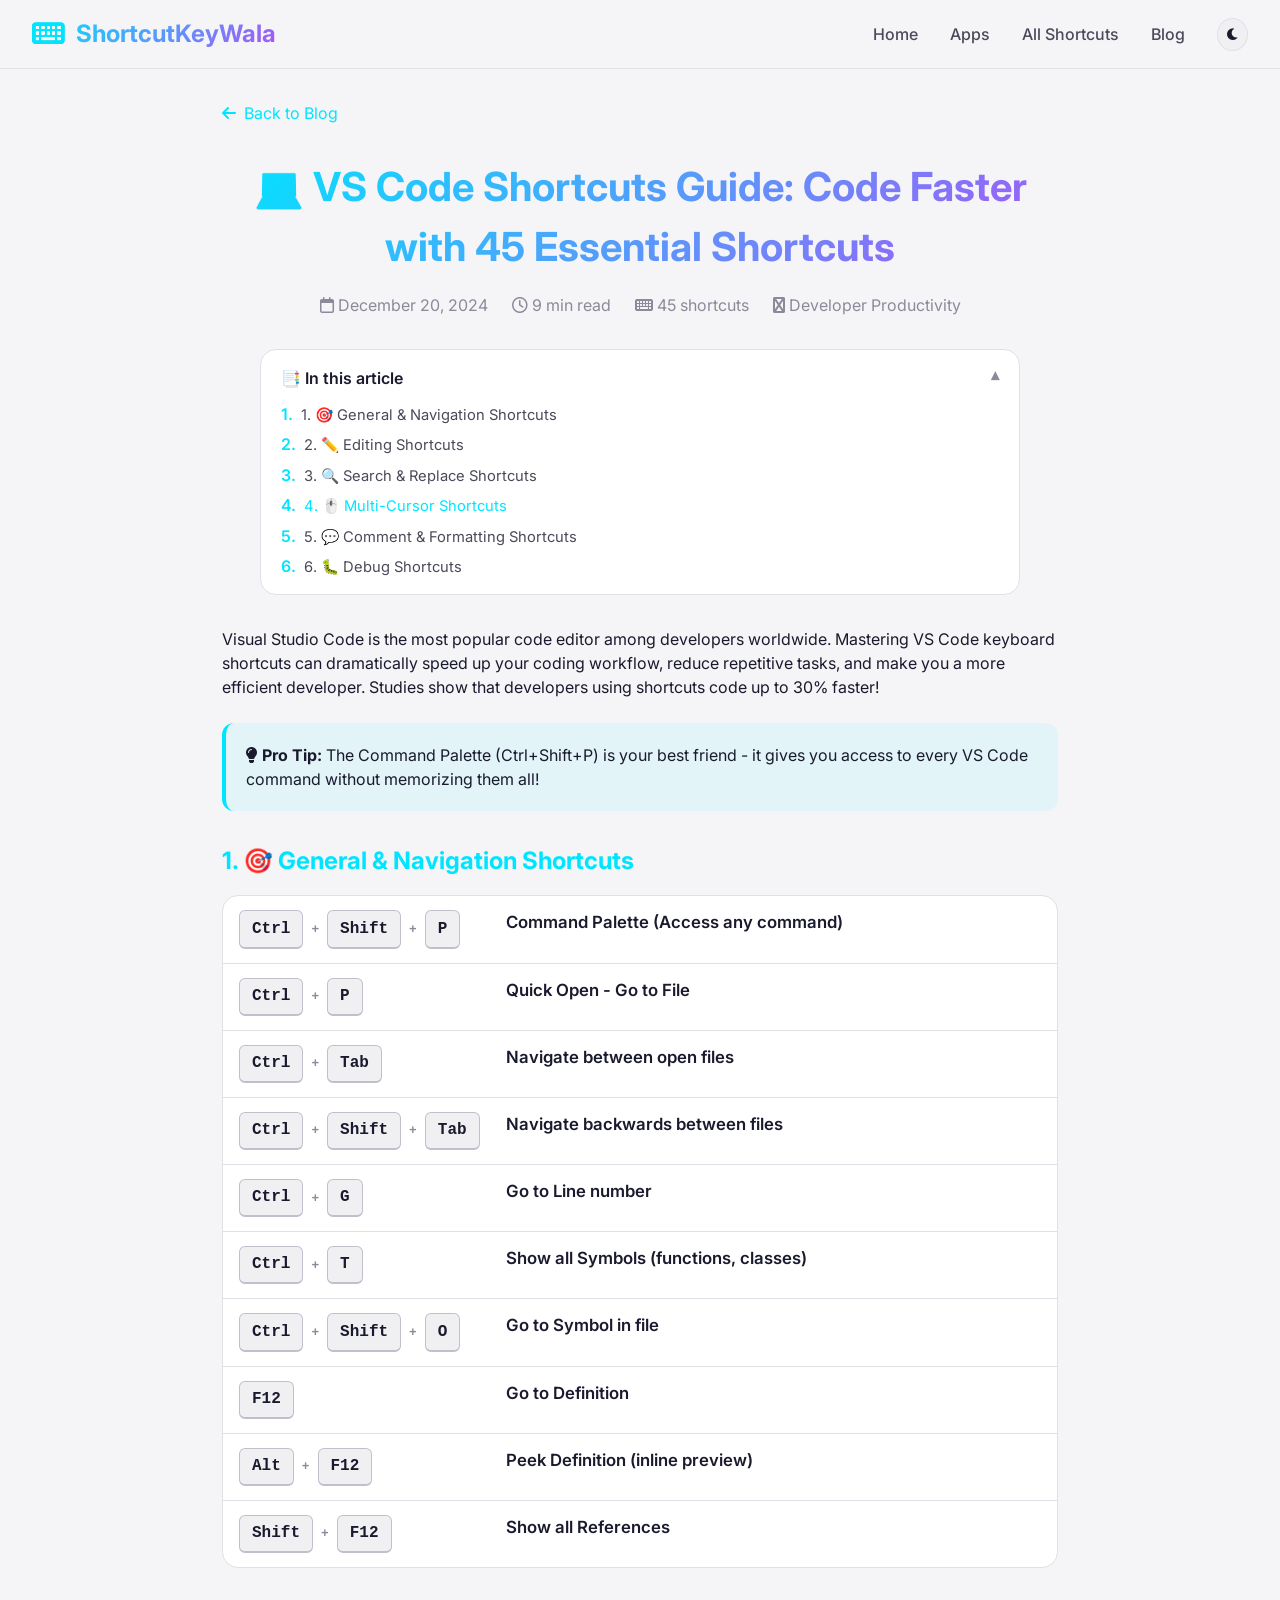
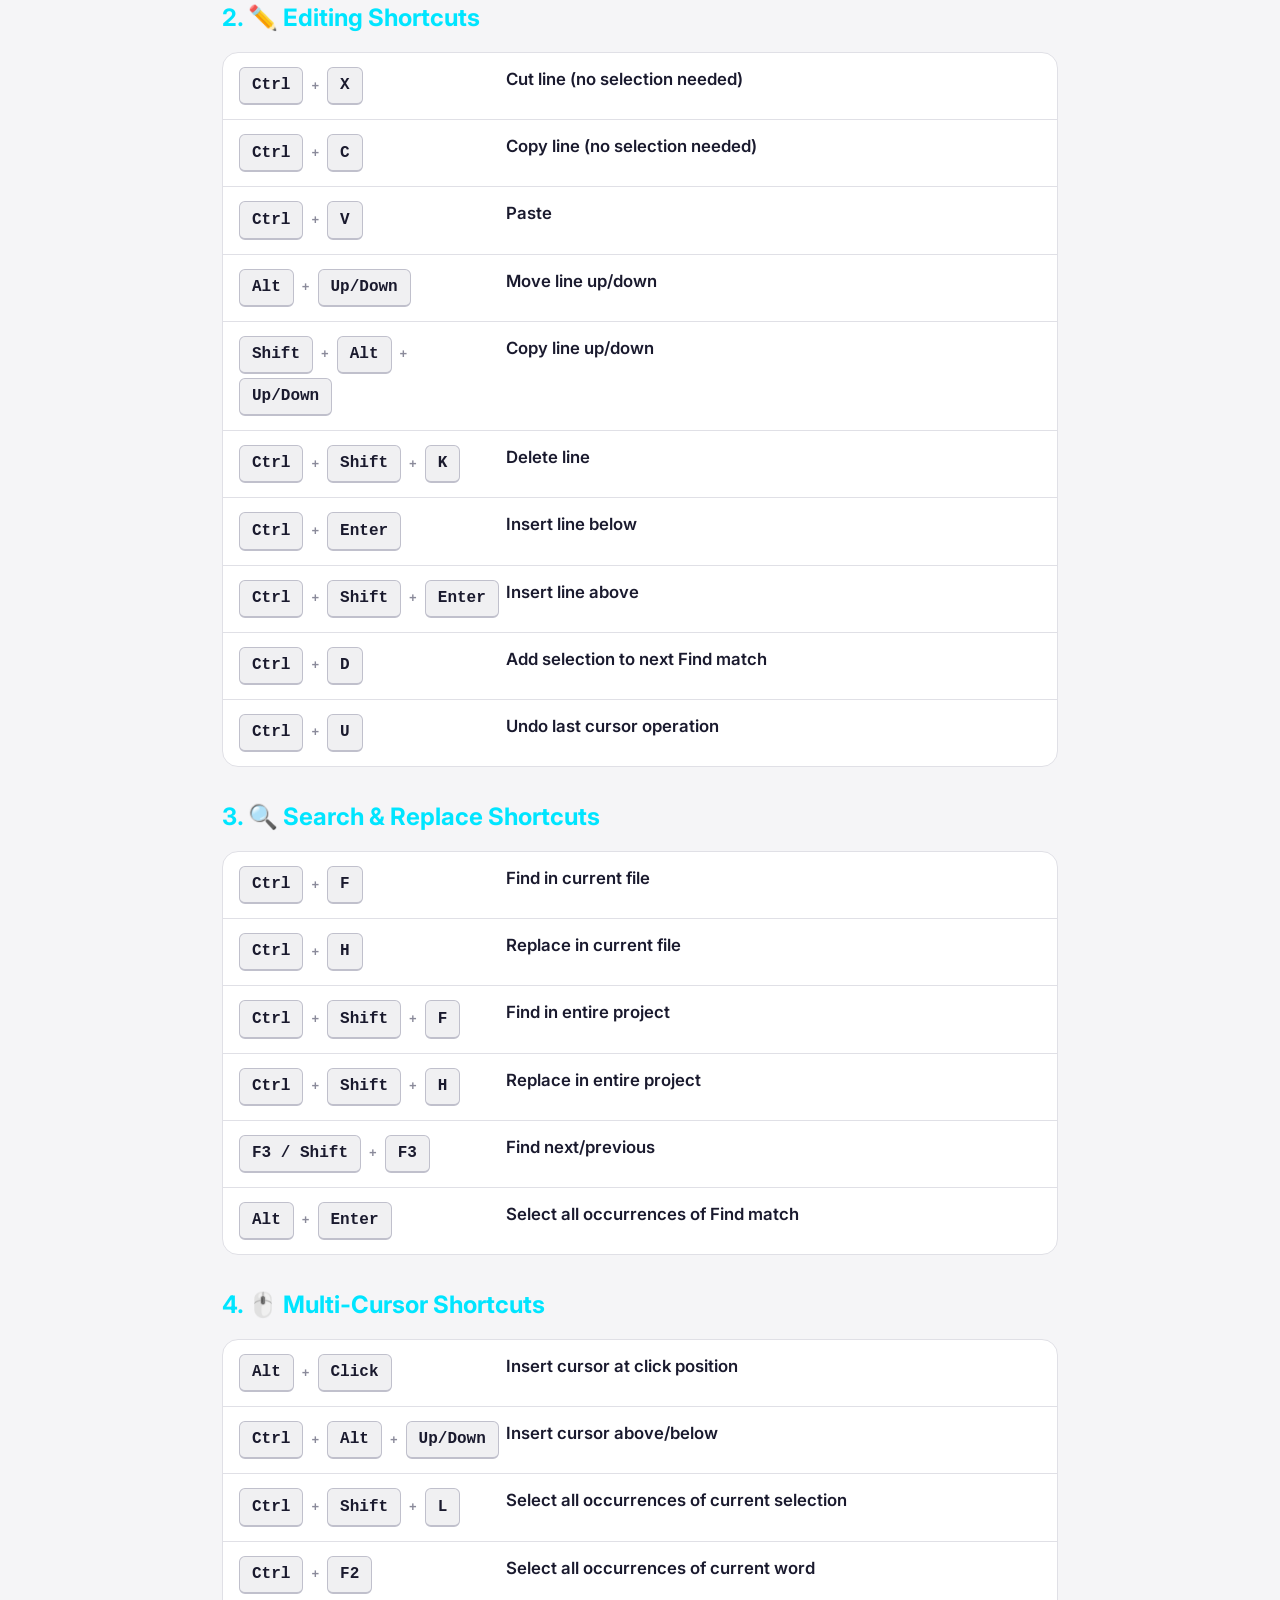
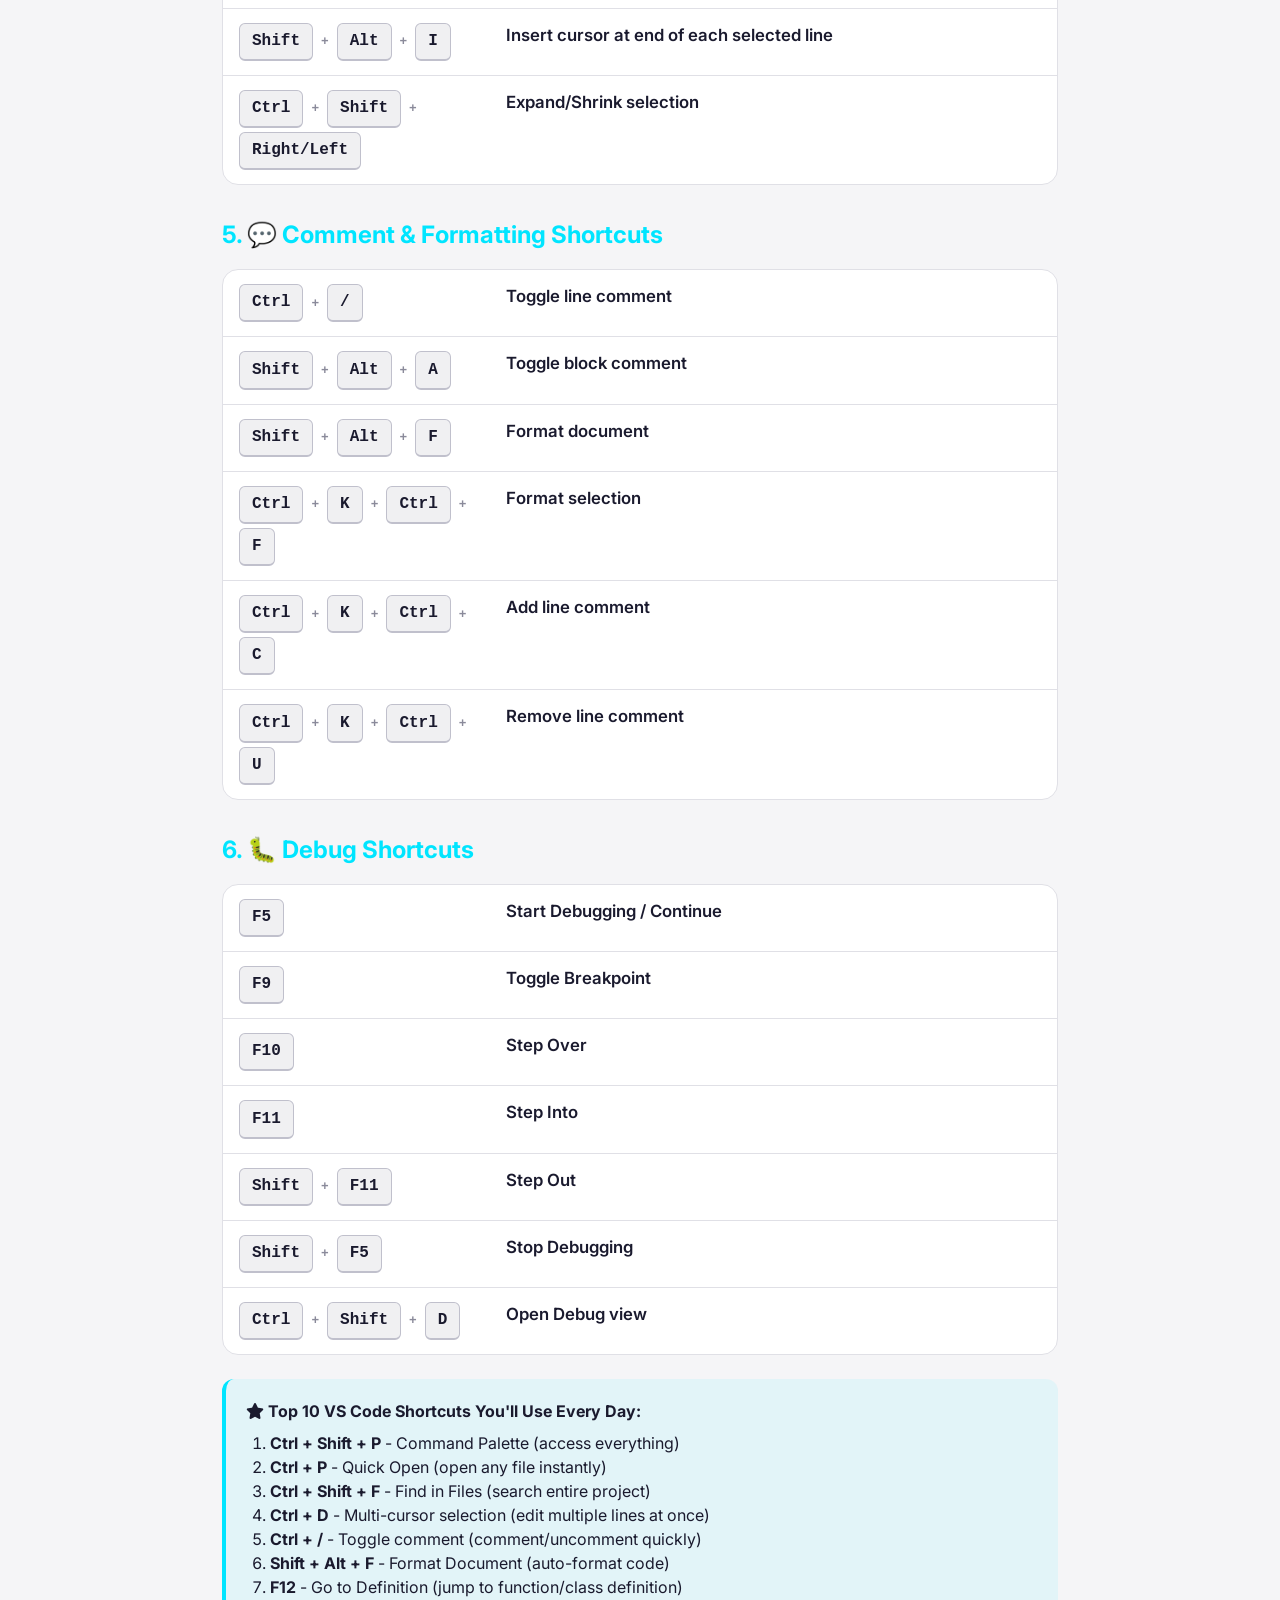
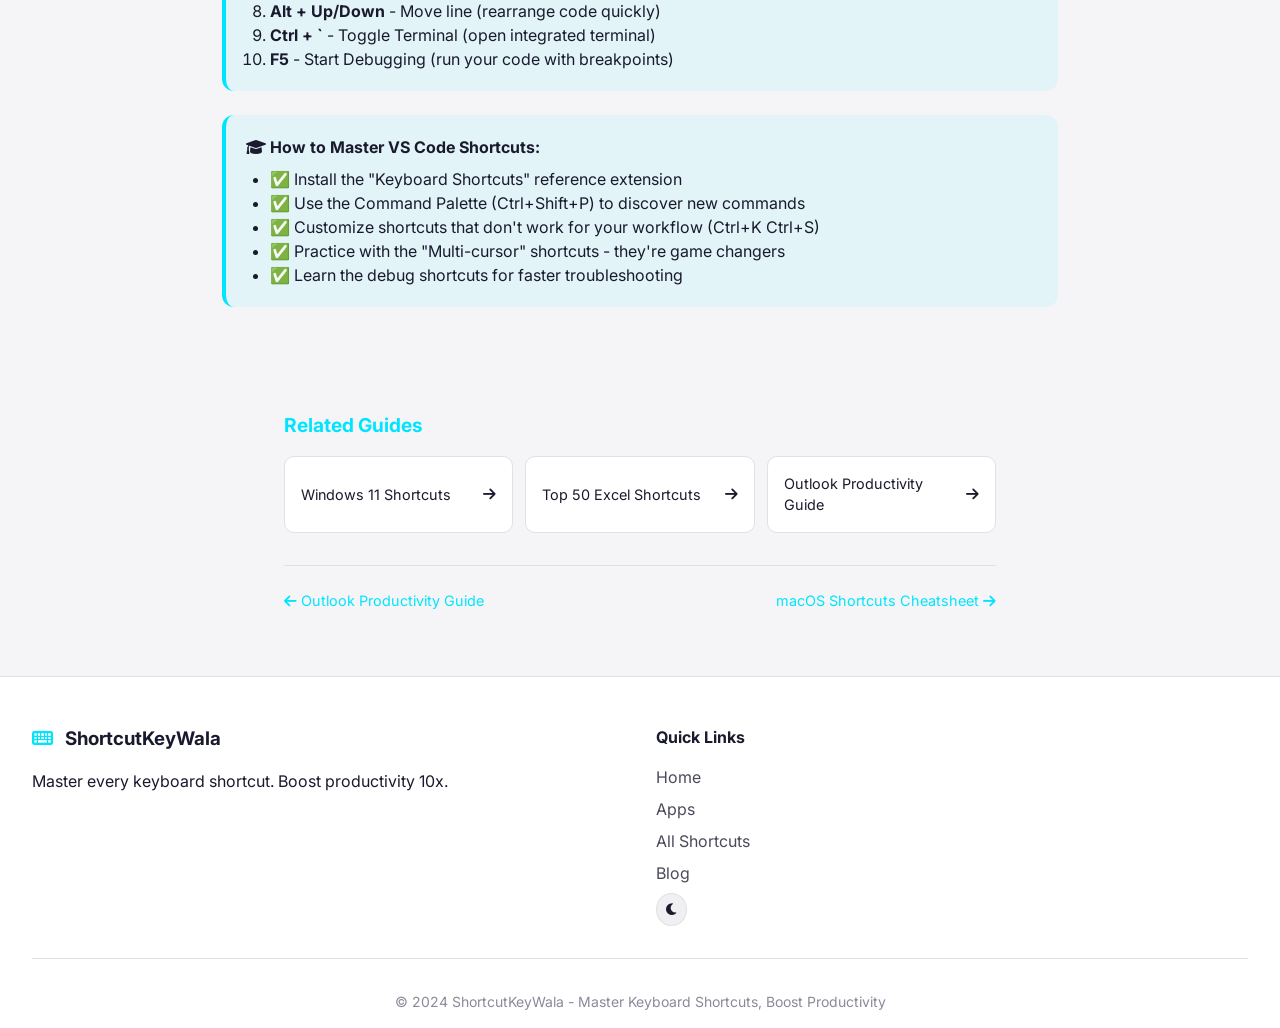
<file: blog-vs-code-shortcuts-guide.html>
<!DOCTYPE html>
<html lang="en">
<head>
    <meta charset="UTF-8">
    <meta name="viewport" content="width=device-width, initial-scale=1.0">
    <title>VS Code Shortcuts Guide: Code Faster with 45 Essential Shortcuts | ShortcutKeyWala</title>
    <meta name="description" content="Speed up your coding workflow with these essential Visual Studio Code keyboard shortcuts for editing, navigation, debugging, and more. Become a VS Code power user.">
    <meta name="keywords" content="vs code shortcuts, visual studio code shortcuts, vscode keyboard shortcuts, code editor shortcuts, developer productivity">
    <link rel="canonical" href="https://oxanuragofficial.github.io/shortcutkeywala1/blog-vs-code-shortcuts-guide.html">
    <link href="https://fonts.googleapis.com/css2?family=Inter:wght@300;400;500;600;700;800&display=swap" rel="stylesheet">
    <link rel="stylesheet" href="https://cdnjs.cloudflare.com/ajax/libs/font-awesome/6.0.0-beta3/css/all.min.css">
    <link rel="stylesheet" href="style.css">
    <style>
        .post-container { max-width: 900px; margin: 0 auto; padding: 2rem; }
        .back-link { display: inline-flex; align-items: center; gap: 0.5rem; color: var(--accent-cyan); text-decoration: none; margin-bottom: 2rem; }
        .post-header { text-align: center; margin-bottom: 2rem; }
        .post-header h1 { font-size: 2.5rem; background: linear-gradient(135deg, #00e5ff, #a855f7); background-clip: text; -webkit-background-clip: text; -webkit-text-fill-color: transparent; margin-bottom: 1rem; }
        .post-meta { color: var(--text-muted); display: flex; justify-content: center; gap: 1.5rem; flex-wrap: wrap; margin-bottom: 2rem; }
        h2 { color: var(--accent-cyan); margin: 2rem 0 1rem; font-size: 1.5rem; }
        .shortcut-table { background: var(--bg-card); border: 1px solid var(--border); border-radius: 1rem; overflow: hidden; margin: 1rem 0; }
        .shortcut-row { display: grid; grid-template-columns: 1fr 2fr; border-bottom: 1px solid var(--border); padding: 0.875rem 1rem; transition: background 0.2s; }
        .shortcut-row:hover { background: var(--bg-hover); }
        .shortcut-row:last-child { border-bottom: none; }
        .shortcut-keys { font-family: monospace; color: var(--accent-cyan); font-weight: bold; }
        .pro-tip { background: rgba(0, 229, 255, 0.08); border-left: 4px solid var(--accent-cyan); padding: 1.25rem; margin: 1.5rem 0; border-radius: 0.75rem; }
        @media (max-width: 768px) {
            .post-header h1 { font-size: 1.75rem; }
            .shortcut-row { grid-template-columns: 1fr; gap: 0.5rem; }
        }
    </style>
</head>
<body class="blog-page">
    <nav class="navbar">
        <div class="nav-container">
            <div class="logo"><i class="fas fa-keyboard"></i><span>ShortcutKeyWala</span></div>
            <div class="nav-links"><a href="./">Home</a><a href="./#apps">Apps</a><a href="./#shortcuts">All Shortcuts</a><a href="blog.html">Blog</a><button id="themeToggle" class="theme-btn" aria-label="Toggle dark/light theme"><i class="fas fa-moon"></i></button></div>
        </div>
    </nav>
    
    <div class="post-container">
        <a href="blog.html" class="back-link"><i class="fas fa-arrow-left"></i> Back to Blog</a>
        
        <div class="post-header">
            <h1>💻 VS Code Shortcuts Guide: Code Faster with 45 Essential Shortcuts</h1>
            <div class="post-meta">
                <span><i class="far fa-calendar"></i> December 20, 2024</span>
                <span><i class="far fa-clock"></i> 9 min read</span>
                <span><i class="fas fa-keyboard"></i> 45 shortcuts</span>
                <span><i class="fab fa-code"></i> Developer Productivity</span>
            </div>
        </div>
        
        <p>Visual Studio Code is the most popular code editor among developers worldwide. Mastering VS Code keyboard shortcuts can dramatically speed up your coding workflow, reduce repetitive tasks, and make you a more efficient developer. Studies show that developers using shortcuts code up to 30% faster!</p>
        
        <div class="pro-tip">
            <strong><i class="fas fa-lightbulb"></i> Pro Tip:</strong> The Command Palette (Ctrl+Shift+P) is your best friend - it gives you access to every VS Code command without memorizing them all!
        </div>
        
        <h2>1. 🎯 General & Navigation Shortcuts</h2>
        <div class="shortcut-table">
            <div class="shortcut-row"><div class="shortcut-keys">Ctrl + Shift + P</div><div class="shortcut-action">Command Palette (Access any command)</div></div>
            <div class="shortcut-row"><div class="shortcut-keys">Ctrl + P</div><div class="shortcut-action">Quick Open - Go to File</div></div>
            <div class="shortcut-row"><div class="shortcut-keys">Ctrl + Tab</div><div class="shortcut-action">Navigate between open files</div></div>
            <div class="shortcut-row"><div class="shortcut-keys">Ctrl + Shift + Tab</div><div class="shortcut-action">Navigate backwards between files</div></div>
            <div class="shortcut-row"><div class="shortcut-keys">Ctrl + G</div><div class="shortcut-action">Go to Line number</div></div>
            <div class="shortcut-row"><div class="shortcut-keys">Ctrl + T</div><div class="shortcut-action">Show all Symbols (functions, classes)</div></div>
            <div class="shortcut-row"><div class="shortcut-keys">Ctrl + Shift + O</div><div class="shortcut-action">Go to Symbol in file</div></div>
            <div class="shortcut-row"><div class="shortcut-keys">F12</div><div class="shortcut-action">Go to Definition</div></div>
            <div class="shortcut-row"><div class="shortcut-keys">Alt + F12</div><div class="shortcut-action">Peek Definition (inline preview)</div></div>
            <div class="shortcut-row"><div class="shortcut-keys">Shift + F12</div><div class="shortcut-action">Show all References</div></div>
        </div>
        
        <h2>2. ✏️ Editing Shortcuts</h2>
        <div class="shortcut-table">
            <div class="shortcut-row"><div class="shortcut-keys">Ctrl + X</div><div class="shortcut-action">Cut line (no selection needed)</div></div>
            <div class="shortcut-row"><div class="shortcut-keys">Ctrl + C</div><div class="shortcut-action">Copy line (no selection needed)</div></div>
            <div class="shortcut-row"><div class="shortcut-keys">Ctrl + V</div><div class="shortcut-action">Paste</div></div>
            <div class="shortcut-row"><div class="shortcut-keys">Alt + Up/Down</div><div class="shortcut-action">Move line up/down</div></div>
            <div class="shortcut-row"><div class="shortcut-keys">Shift + Alt + Up/Down</div><div class="shortcut-action">Copy line up/down</div></div>
            <div class="shortcut-row"><div class="shortcut-keys">Ctrl + Shift + K</div><div class="shortcut-action">Delete line</div></div>
            <div class="shortcut-row"><div class="shortcut-keys">Ctrl + Enter</div><div class="shortcut-action">Insert line below</div></div>
            <div class="shortcut-row"><div class="shortcut-keys">Ctrl + Shift + Enter</div><div class="shortcut-action">Insert line above</div></div>
            <div class="shortcut-row"><div class="shortcut-keys">Ctrl + D</div><div class="shortcut-action">Add selection to next Find match</div></div>
            <div class="shortcut-row"><div class="shortcut-keys">Ctrl + U</div><div class="shortcut-action">Undo last cursor operation</div></div>
        </div>
        
        <h2>3. 🔍 Search & Replace Shortcuts</h2>
        <div class="shortcut-table">
            <div class="shortcut-row"><div class="shortcut-keys">Ctrl + F</div><div class="shortcut-action">Find in current file</div></div>
            <div class="shortcut-row"><div class="shortcut-keys">Ctrl + H</div><div class="shortcut-action">Replace in current file</div></div>
            <div class="shortcut-row"><div class="shortcut-keys">Ctrl + Shift + F</div><div class="shortcut-action">Find in entire project</div></div>
            <div class="shortcut-row"><div class="shortcut-keys">Ctrl + Shift + H</div><div class="shortcut-action">Replace in entire project</div></div>
            <div class="shortcut-row"><div class="shortcut-keys">F3 / Shift + F3</div><div class="shortcut-action">Find next/previous</div></div>
            <div class="shortcut-row"><div class="shortcut-keys">Alt + Enter</div><div class="shortcut-action">Select all occurrences of Find match</div></div>
        </div>
        
        <h2>4. 🖱️ Multi-Cursor Shortcuts</h2>
        <div class="shortcut-table">
            <div class="shortcut-row"><div class="shortcut-keys">Alt + Click</div><div class="shortcut-action">Insert cursor at click position</div></div>
            <div class="shortcut-row"><div class="shortcut-keys">Ctrl + Alt + Up/Down</div><div class="shortcut-action">Insert cursor above/below</div></div>
            <div class="shortcut-row"><div class="shortcut-keys">Ctrl + Shift + L</div><div class="shortcut-action">Select all occurrences of current selection</div></div>
            <div class="shortcut-row"><div class="shortcut-keys">Ctrl + F2</div><div class="shortcut-action">Select all occurrences of current word</div></div>
            <div class="shortcut-row"><div class="shortcut-keys">Shift + Alt + I</div><div class="shortcut-action">Insert cursor at end of each selected line</div></div>
            <div class="shortcut-row"><div class="shortcut-keys">Ctrl + Shift + Right/Left</div><div class="shortcut-action">Expand/Shrink selection</div></div>
        </div>
        
        <h2>5. 💬 Comment & Formatting Shortcuts</h2>
        <div class="shortcut-table">
            <div class="shortcut-row"><div class="shortcut-keys">Ctrl + /</div><div class="shortcut-action">Toggle line comment</div></div>
            <div class="shortcut-row"><div class="shortcut-keys">Shift + Alt + A</div><div class="shortcut-action">Toggle block comment</div></div>
            <div class="shortcut-row"><div class="shortcut-keys">Shift + Alt + F</div><div class="shortcut-action">Format document</div></div>
            <div class="shortcut-row"><div class="shortcut-keys">Ctrl + K + Ctrl + F</div><div class="shortcut-action">Format selection</div></div>
            <div class="shortcut-row"><div class="shortcut-keys">Ctrl + K + Ctrl + C</div><div class="shortcut-action">Add line comment</div></div>
            <div class="shortcut-row"><div class="shortcut-keys">Ctrl + K + Ctrl + U</div><div class="shortcut-action">Remove line comment</div></div>
        </div>
        
        <h2>6. 🐛 Debug Shortcuts</h2>
        <div class="shortcut-table">
            <div class="shortcut-row"><div class="shortcut-keys">F5</div><div class="shortcut-action">Start Debugging / Continue</div></div>
            <div class="shortcut-row"><div class="shortcut-keys">F9</div><div class="shortcut-action">Toggle Breakpoint</div></div>
            <div class="shortcut-row"><div class="shortcut-keys">F10</div><div class="shortcut-action">Step Over</div></div>
            <div class="shortcut-row"><div class="shortcut-keys">F11</div><div class="shortcut-action">Step Into</div></div>
            <div class="shortcut-row"><div class="shortcut-keys">Shift + F11</div><div class="shortcut-action">Step Out</div></div>
            <div class="shortcut-row"><div class="shortcut-keys">Shift + F5</div><div class="shortcut-action">Stop Debugging</div></div>
            <div class="shortcut-row"><div class="shortcut-keys">Ctrl + Shift + D</div><div class="shortcut-action">Open Debug view</div></div>
        </div>
        
        <div class="pro-tip">
            <strong><i class="fas fa-star"></i> Top 10 VS Code Shortcuts You'll Use Every Day:</strong>
            <ol style="margin-top: 0.5rem; margin-left: 1.5rem;">
                <li><strong>Ctrl + Shift + P</strong> - Command Palette (access everything)</li>
                <li><strong>Ctrl + P</strong> - Quick Open (open any file instantly)</li>
                <li><strong>Ctrl + Shift + F</strong> - Find in Files (search entire project)</li>
                <li><strong>Ctrl + D</strong> - Multi-cursor selection (edit multiple lines at once)</li>
                <li><strong>Ctrl + /</strong> - Toggle comment (comment/uncomment quickly)</li>
                <li><strong>Shift + Alt + F</strong> - Format Document (auto-format code)</li>
                <li><strong>F12</strong> - Go to Definition (jump to function/class definition)</li>
                <li><strong>Alt + Up/Down</strong> - Move line (rearrange code quickly)</li>
                <li><strong>Ctrl + `</strong> - Toggle Terminal (open integrated terminal)</li>
                <li><strong>F5</strong> - Start Debugging (run your code with breakpoints)</li>
            </ol>
        </div>
        
        <div class="pro-tip">
            <strong><i class="fas fa-graduation-cap"></i> How to Master VS Code Shortcuts:</strong>
            <ul style="margin-top: 0.5rem; margin-left: 1.5rem;">
                <li>✅ Install the "Keyboard Shortcuts" reference extension</li>
                <li>✅ Use the Command Palette (Ctrl+Shift+P) to discover new commands</li>
                <li>✅ Customize shortcuts that don't work for your workflow (Ctrl+K Ctrl+S)</li>
                <li>✅ Practice with the "Multi-cursor" shortcuts - they're game changers</li>
                <li>✅ Learn the debug shortcuts for faster troubleshooting</li>
            </ul>
        </div>
    </div>
    
    <div id="relatedArticles"></div>

    <footer class="footer">
        <div class="footer-content">
            <div><h3><i class="fas fa-keyboard"></i> ShortcutKeyWala</h3><p>Master every keyboard shortcut. Boost productivity 10x.</p></div>
            <div><h4>Quick Links</h4><a href="./">Home</a><a href="./#apps">Apps</a><a href="./#shortcuts">All Shortcuts</a><a href="blog.html">Blog</a><button class="theme-btn" aria-label="Toggle dark/light theme"><i class="fas fa-moon"></i></button></div>
        </div>
        <div class="footer-bottom"><p>© 2024 ShortcutKeyWala - Master Keyboard Shortcuts, Boost Productivity</p></div>
    </footer>
    <script src="blog-common.js"></script>
</body>
</html>
</file>
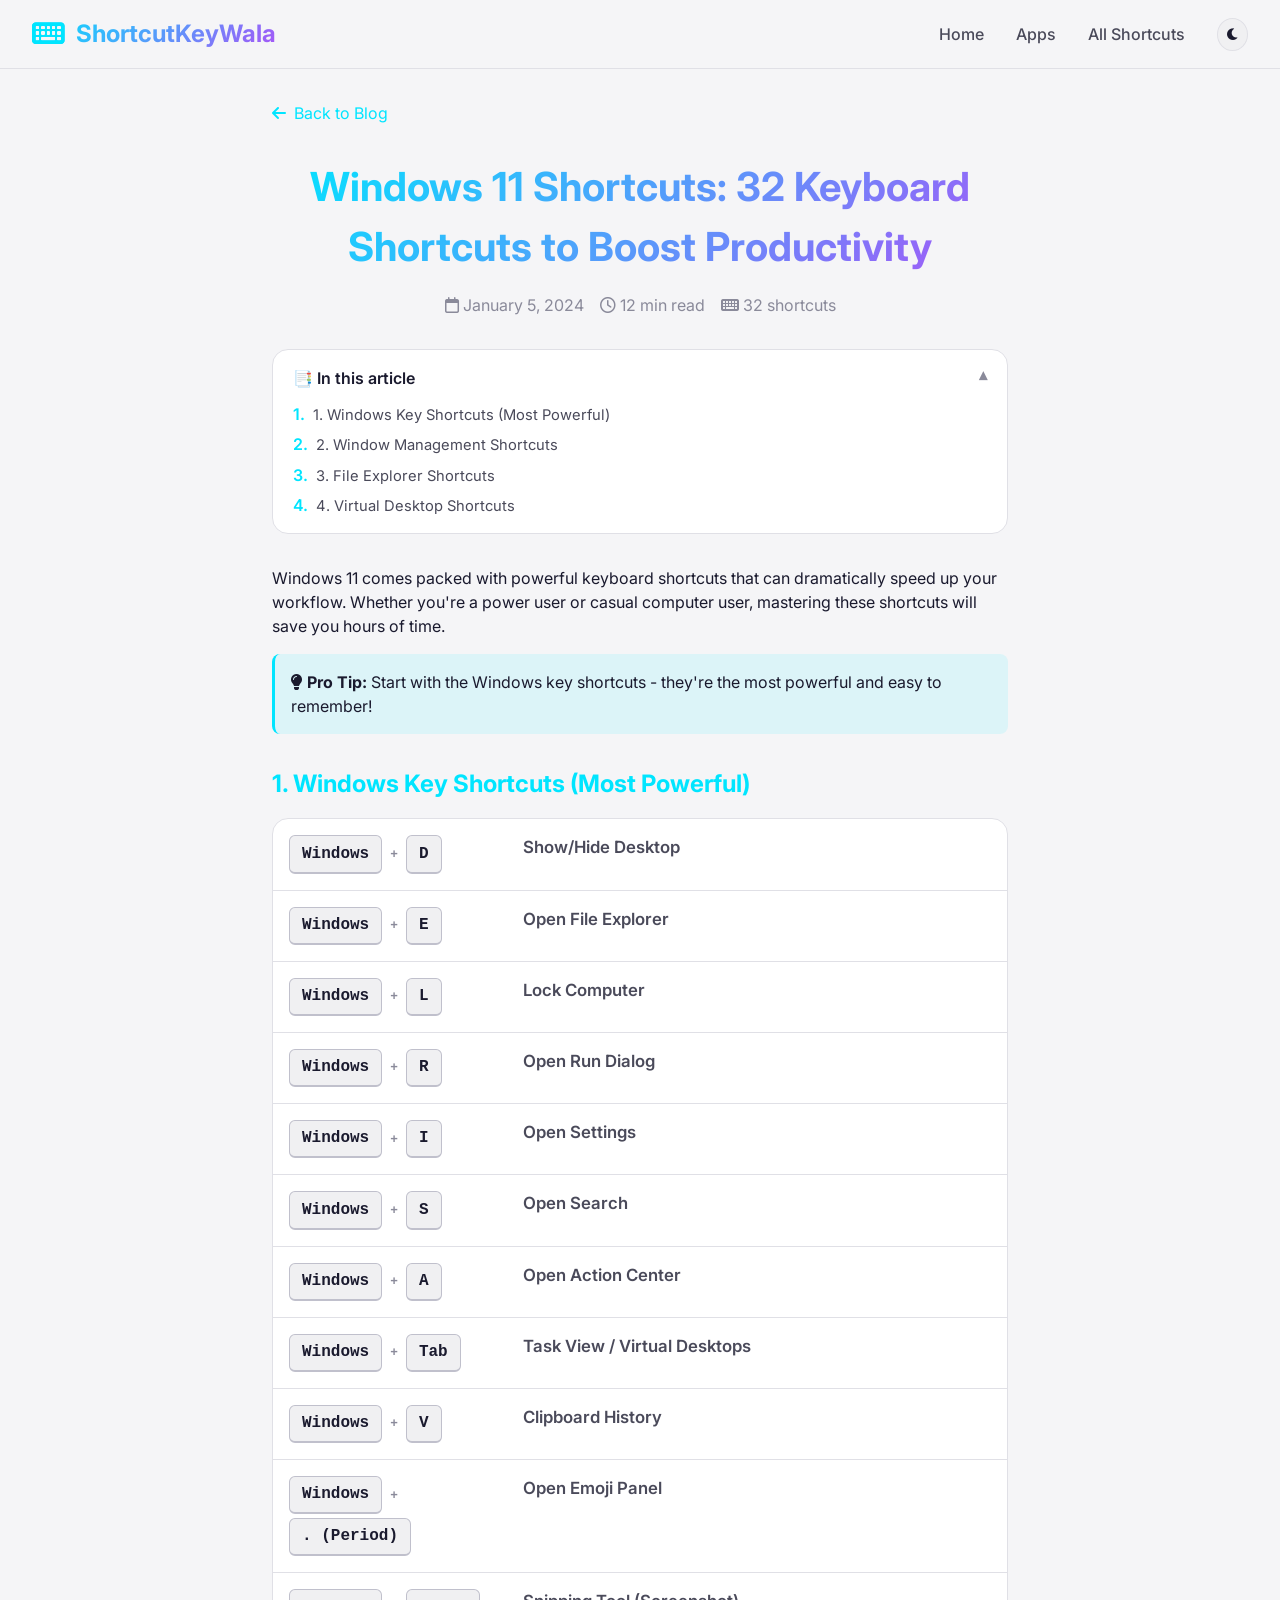
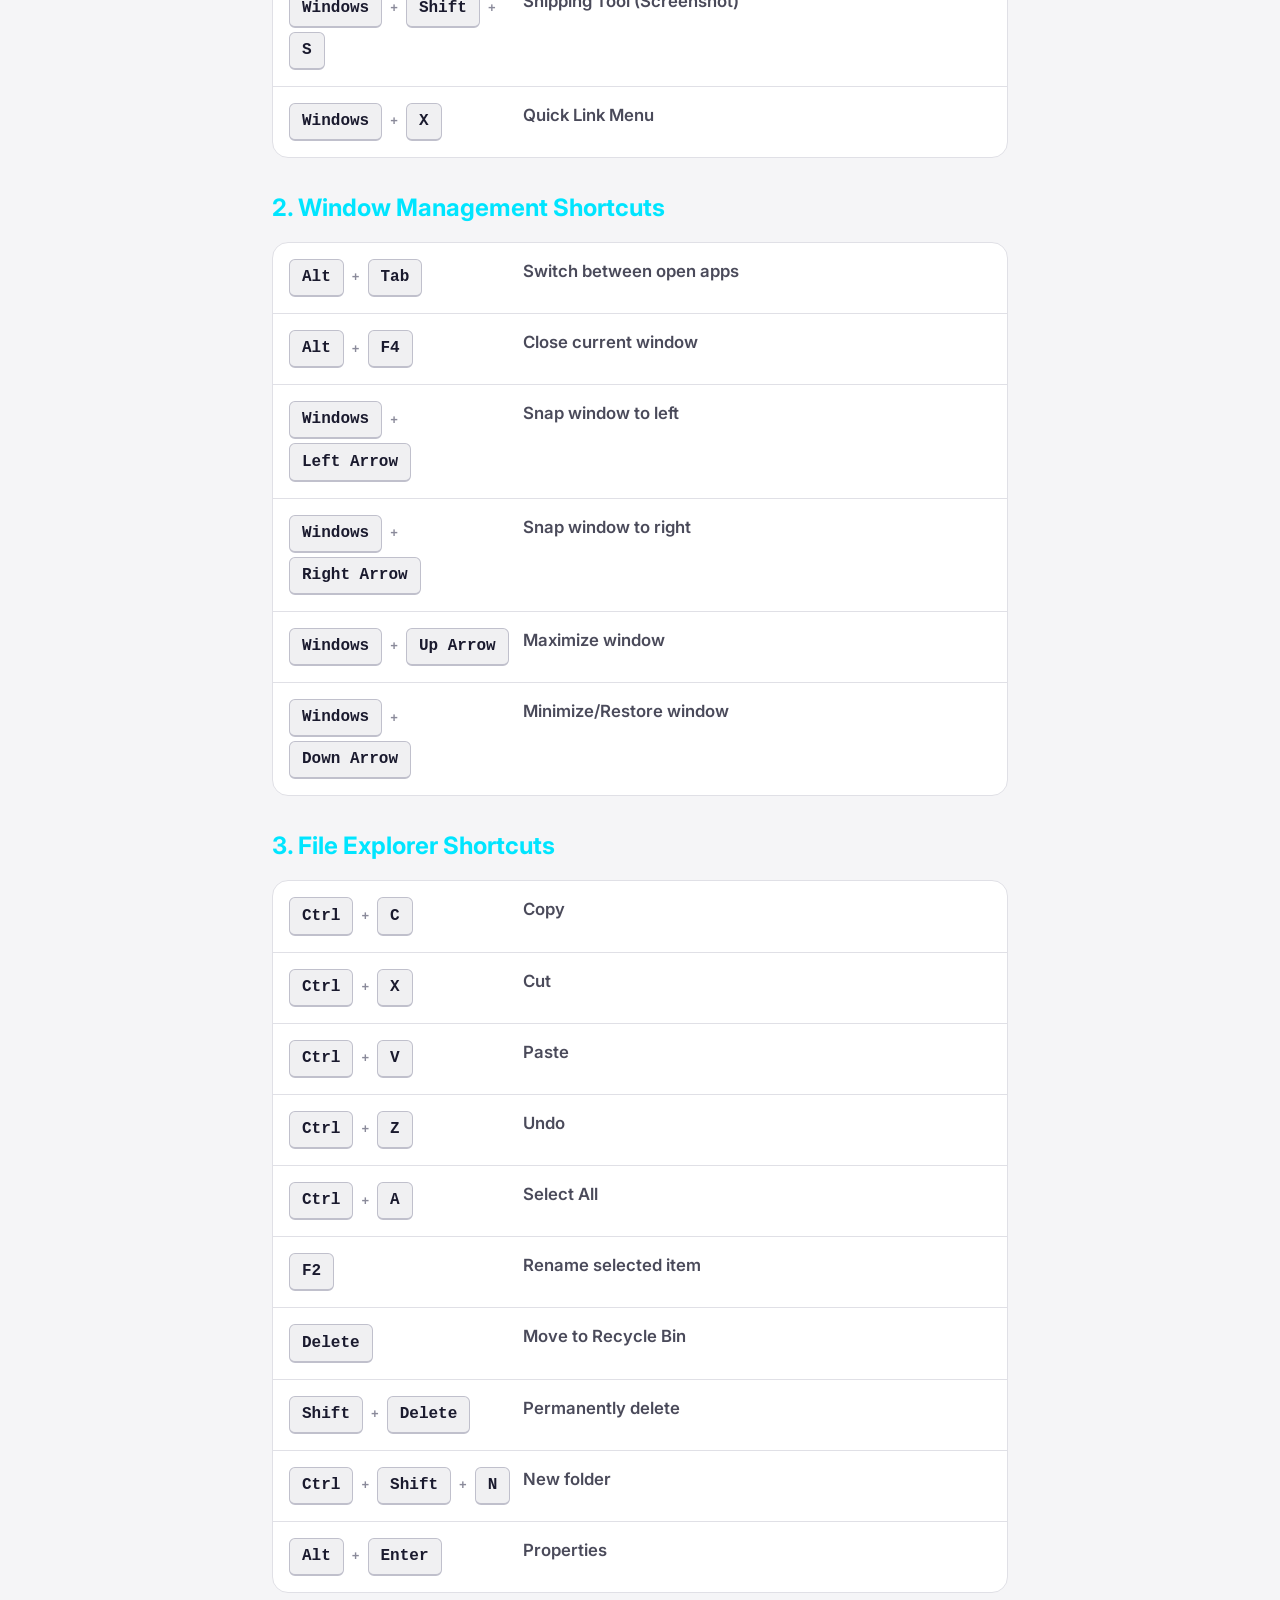
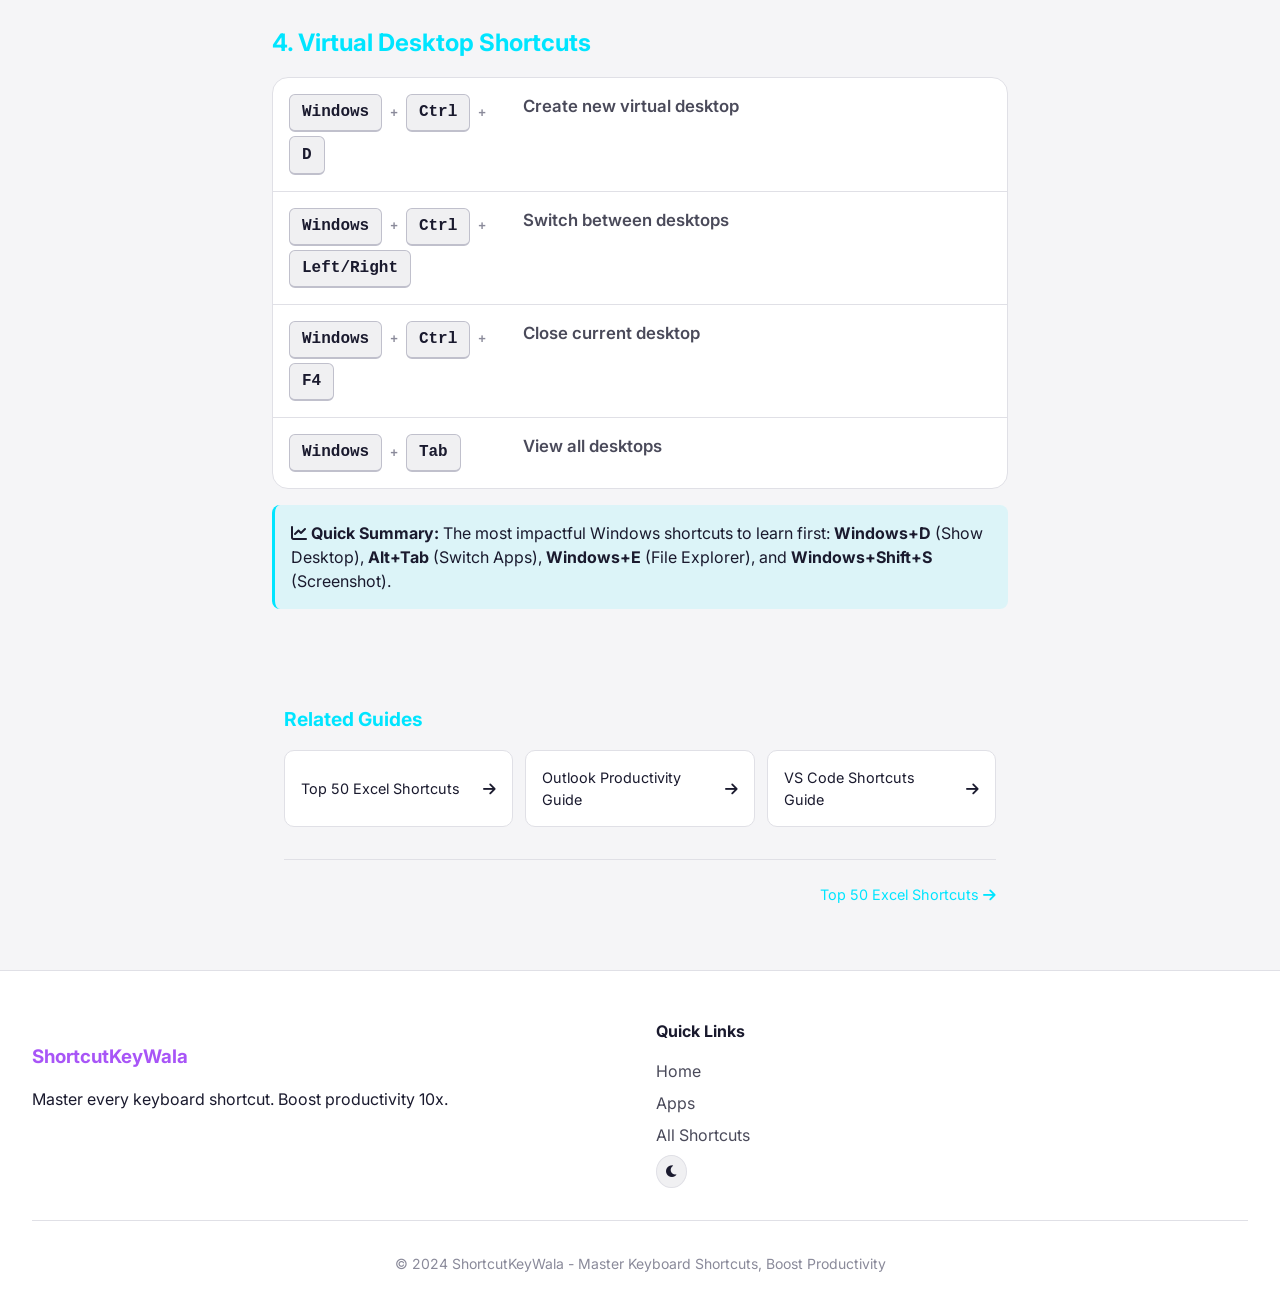
<file: blog-windows-11-shortcuts.html>
<!DOCTYPE html>
<html lang="en">
<head>
    <meta charset="UTF-8">
    <meta name="viewport" content="width=device-width, initial-scale=1.0">
    <title>Windows 11 Shortcuts: 32 Keyboard Shortcuts to Boost Productivity | ShortcutKeyWala</title>
    <meta name="description" content="Discover the most useful Windows 11 keyboard shortcuts for navigation, window management, virtual desktops, and system commands. Boost your productivity instantly.">
    <meta name="keywords" content="windows 11 shortcuts, windows shortcuts, windows keyboard shortcuts, win11 shortcuts, pc shortcuts">
    <link rel="canonical" href="https://oxanuragofficial.github.io/shortcutkeywala1/blog-windows-11-shortcuts.html">
    <link href="https://fonts.googleapis.com/css2?family=Inter:wght@300;400;500;600;700;800&display=swap" rel="stylesheet">
    <link rel="stylesheet" href="https://cdnjs.cloudflare.com/ajax/libs/font-awesome/6.0.0-beta3/css/all.min.css">
    <link rel="stylesheet" href="style.css">
    <style>
        .post-container { max-width: 800px; margin: 0 auto; padding: 2rem; }
        .back-link { display: inline-flex; align-items: center; gap: 0.5rem; color: var(--accent-cyan); text-decoration: none; margin-bottom: 2rem; }
        .post-header { text-align: center; margin-bottom: 2rem; }
        .post-header h1 { font-size: 2.5rem; background: linear-gradient(135deg, #00e5ff, #a855f7); background-clip: text; -webkit-background-clip: text; -webkit-text-fill-color: transparent; margin-bottom: 1rem; }
        .post-meta { color: var(--text-muted); display: flex; justify-content: center; gap: 1rem; flex-wrap: wrap; }
        h2 { color: var(--accent-cyan); margin: 2rem 0 1rem; }
        h3 { color: var(--accent-purple); margin: 1.5rem 0 0.5rem; }
        .shortcut-table { background: var(--bg-card); border: 1px solid var(--border); border-radius: 1rem; overflow: hidden; margin: 1rem 0; }
        .shortcut-row { display: grid; grid-template-columns: 1fr 2fr; border-bottom: 1px solid var(--border); padding: 1rem; }
        .shortcut-row:last-child { border-bottom: none; }
        .shortcut-keys { font-family: monospace; color: var(--accent-cyan); font-weight: bold; }
        .shortcut-action { color: var(--text-secondary); }
        .pro-tip { background: rgba(0, 229, 255, 0.1); border-left: 3px solid var(--accent-cyan); padding: 1rem; margin: 1rem 0; border-radius: 0.5rem; }
        @media (max-width: 768px) {
            .post-header h1 { font-size: 1.75rem; }
            .shortcut-row { grid-template-columns: 1fr; gap: 0.5rem; }
        }
    </style>
</head>
<body class="blog-page">
    <nav class="navbar">
        <div class="nav-container">
            <div class="logo"><i class="fas fa-keyboard"></i><span>ShortcutKeyWala</span></div>
            <div class="nav-links"><a href="./">Home</a><a href="./#apps">Apps</a><a href="./#shortcuts">All Shortcuts</a><button id="themeToggle" class="theme-btn" aria-label="Toggle dark/light theme"><i class="fas fa-moon"></i></button></div>
        </div>
    </nav>
    
    <div class="post-container">
        <a href="blog.html" class="back-link"><i class="fas fa-arrow-left"></i> Back to Blog</a>
        
        <div class="post-header">
            <h1>Windows 11 Shortcuts: 32 Keyboard Shortcuts to Boost Productivity</h1>
            <div class="post-meta">
                <span><i class="far fa-calendar"></i> January 5, 2024</span>
                <span><i class="far fa-clock"></i> 12 min read</span>
                <span><i class="fas fa-keyboard"></i> 32 shortcuts</span>
            </div>
        </div>
        
        <p>Windows 11 comes packed with powerful keyboard shortcuts that can dramatically speed up your workflow. Whether you're a power user or casual computer user, mastering these shortcuts will save you hours of time.</p>
        
        <div class="pro-tip">
            <strong><i class="fas fa-lightbulb"></i> Pro Tip:</strong> Start with the Windows key shortcuts - they're the most powerful and easy to remember!
        </div>
        
        <h2>1. Windows Key Shortcuts (Most Powerful)</h2>
        <div class="shortcut-table">
            <div class="shortcut-row"><div class="shortcut-keys">Windows + D</div><div class="shortcut-action">Show/Hide Desktop</div></div>
            <div class="shortcut-row"><div class="shortcut-keys">Windows + E</div><div class="shortcut-action">Open File Explorer</div></div>
            <div class="shortcut-row"><div class="shortcut-keys">Windows + L</div><div class="shortcut-action">Lock Computer</div></div>
            <div class="shortcut-row"><div class="shortcut-keys">Windows + R</div><div class="shortcut-action">Open Run Dialog</div></div>
            <div class="shortcut-row"><div class="shortcut-keys">Windows + I</div><div class="shortcut-action">Open Settings</div></div>
            <div class="shortcut-row"><div class="shortcut-keys">Windows + S</div><div class="shortcut-action">Open Search</div></div>
            <div class="shortcut-row"><div class="shortcut-keys">Windows + A</div><div class="shortcut-action">Open Action Center</div></div>
            <div class="shortcut-row"><div class="shortcut-keys">Windows + Tab</div><div class="shortcut-action">Task View / Virtual Desktops</div></div>
            <div class="shortcut-row"><div class="shortcut-keys">Windows + V</div><div class="shortcut-action">Clipboard History</div></div>
            <div class="shortcut-row"><div class="shortcut-keys">Windows + . (Period)</div><div class="shortcut-action">Open Emoji Panel</div></div>
            <div class="shortcut-row"><div class="shortcut-keys">Windows + Shift + S</div><div class="shortcut-action">Snipping Tool (Screenshot)</div></div>
            <div class="shortcut-row"><div class="shortcut-keys">Windows + X</div><div class="shortcut-action">Quick Link Menu</div></div>
        </div>
        
        <h2>2. Window Management Shortcuts</h2>
        <div class="shortcut-table">
            <div class="shortcut-row"><div class="shortcut-keys">Alt + Tab</div><div class="shortcut-action">Switch between open apps</div></div>
            <div class="shortcut-row"><div class="shortcut-keys">Alt + F4</div><div class="shortcut-action">Close current window</div></div>
            <div class="shortcut-row"><div class="shortcut-keys">Windows + Left Arrow</div><div class="shortcut-action">Snap window to left</div></div>
            <div class="shortcut-row"><div class="shortcut-keys">Windows + Right Arrow</div><div class="shortcut-action">Snap window to right</div></div>
            <div class="shortcut-row"><div class="shortcut-keys">Windows + Up Arrow</div><div class="shortcut-action">Maximize window</div></div>
            <div class="shortcut-row"><div class="shortcut-keys">Windows + Down Arrow</div><div class="shortcut-action">Minimize/Restore window</div></div>
        </div>
        
        <h2>3. File Explorer Shortcuts</h2>
        <div class="shortcut-table">
            <div class="shortcut-row"><div class="shortcut-keys">Ctrl + C</div><div class="shortcut-action">Copy</div></div>
            <div class="shortcut-row"><div class="shortcut-keys">Ctrl + X</div><div class="shortcut-action">Cut</div></div>
            <div class="shortcut-row"><div class="shortcut-keys">Ctrl + V</div><div class="shortcut-action">Paste</div></div>
            <div class="shortcut-row"><div class="shortcut-keys">Ctrl + Z</div><div class="shortcut-action">Undo</div></div>
            <div class="shortcut-row"><div class="shortcut-keys">Ctrl + A</div><div class="shortcut-action">Select All</div></div>
            <div class="shortcut-row"><div class="shortcut-keys">F2</div><div class="shortcut-action">Rename selected item</div></div>
            <div class="shortcut-row"><div class="shortcut-keys">Delete</div><div class="shortcut-action">Move to Recycle Bin</div></div>
            <div class="shortcut-row"><div class="shortcut-keys">Shift + Delete</div><div class="shortcut-action">Permanently delete</div></div>
            <div class="shortcut-row"><div class="shortcut-keys">Ctrl + Shift + N</div><div class="shortcut-action">New folder</div></div>
            <div class="shortcut-row"><div class="shortcut-keys">Alt + Enter</div><div class="shortcut-action">Properties</div></div>
        </div>
        
        <h2>4. Virtual Desktop Shortcuts</h2>
        <div class="shortcut-table">
            <div class="shortcut-row"><div class="shortcut-keys">Windows + Ctrl + D</div><div class="shortcut-action">Create new virtual desktop</div></div>
            <div class="shortcut-row"><div class="shortcut-keys">Windows + Ctrl + Left/Right</div><div class="shortcut-action">Switch between desktops</div></div>
            <div class="shortcut-row"><div class="shortcut-keys">Windows + Ctrl + F4</div><div class="shortcut-action">Close current desktop</div></div>
            <div class="shortcut-row"><div class="shortcut-keys">Windows + Tab</div><div class="shortcut-action">View all desktops</div></div>
        </div>
        
        <div class="pro-tip">
            <strong><i class="fas fa-chart-line"></i> Quick Summary:</strong> The most impactful Windows shortcuts to learn first: <strong>Windows+D</strong> (Show Desktop), <strong>Alt+Tab</strong> (Switch Apps), <strong>Windows+E</strong> (File Explorer), and <strong>Windows+Shift+S</strong> (Screenshot).
        </div>
    </div>
    
    <div id="relatedArticles"></div>

    <footer class="footer">
        <div class="footer-content">
            <div><h3>ShortcutKeyWala</h3><p>Master every keyboard shortcut. Boost productivity 10x.</p></div>
            <div><h4>Quick Links</h4><a href="./">Home</a><a href="./#apps">Apps</a><a href="./#shortcuts">All Shortcuts</a><button class="theme-btn" aria-label="Toggle dark/light theme"><i class="fas fa-moon"></i></button></div>
        </div>
        <div class="footer-bottom"><p>© 2024 ShortcutKeyWala - Master Keyboard Shortcuts, Boost Productivity</p></div>
    </footer>
    <script src="blog-common.js"></script>
</body>
</html>
</file>
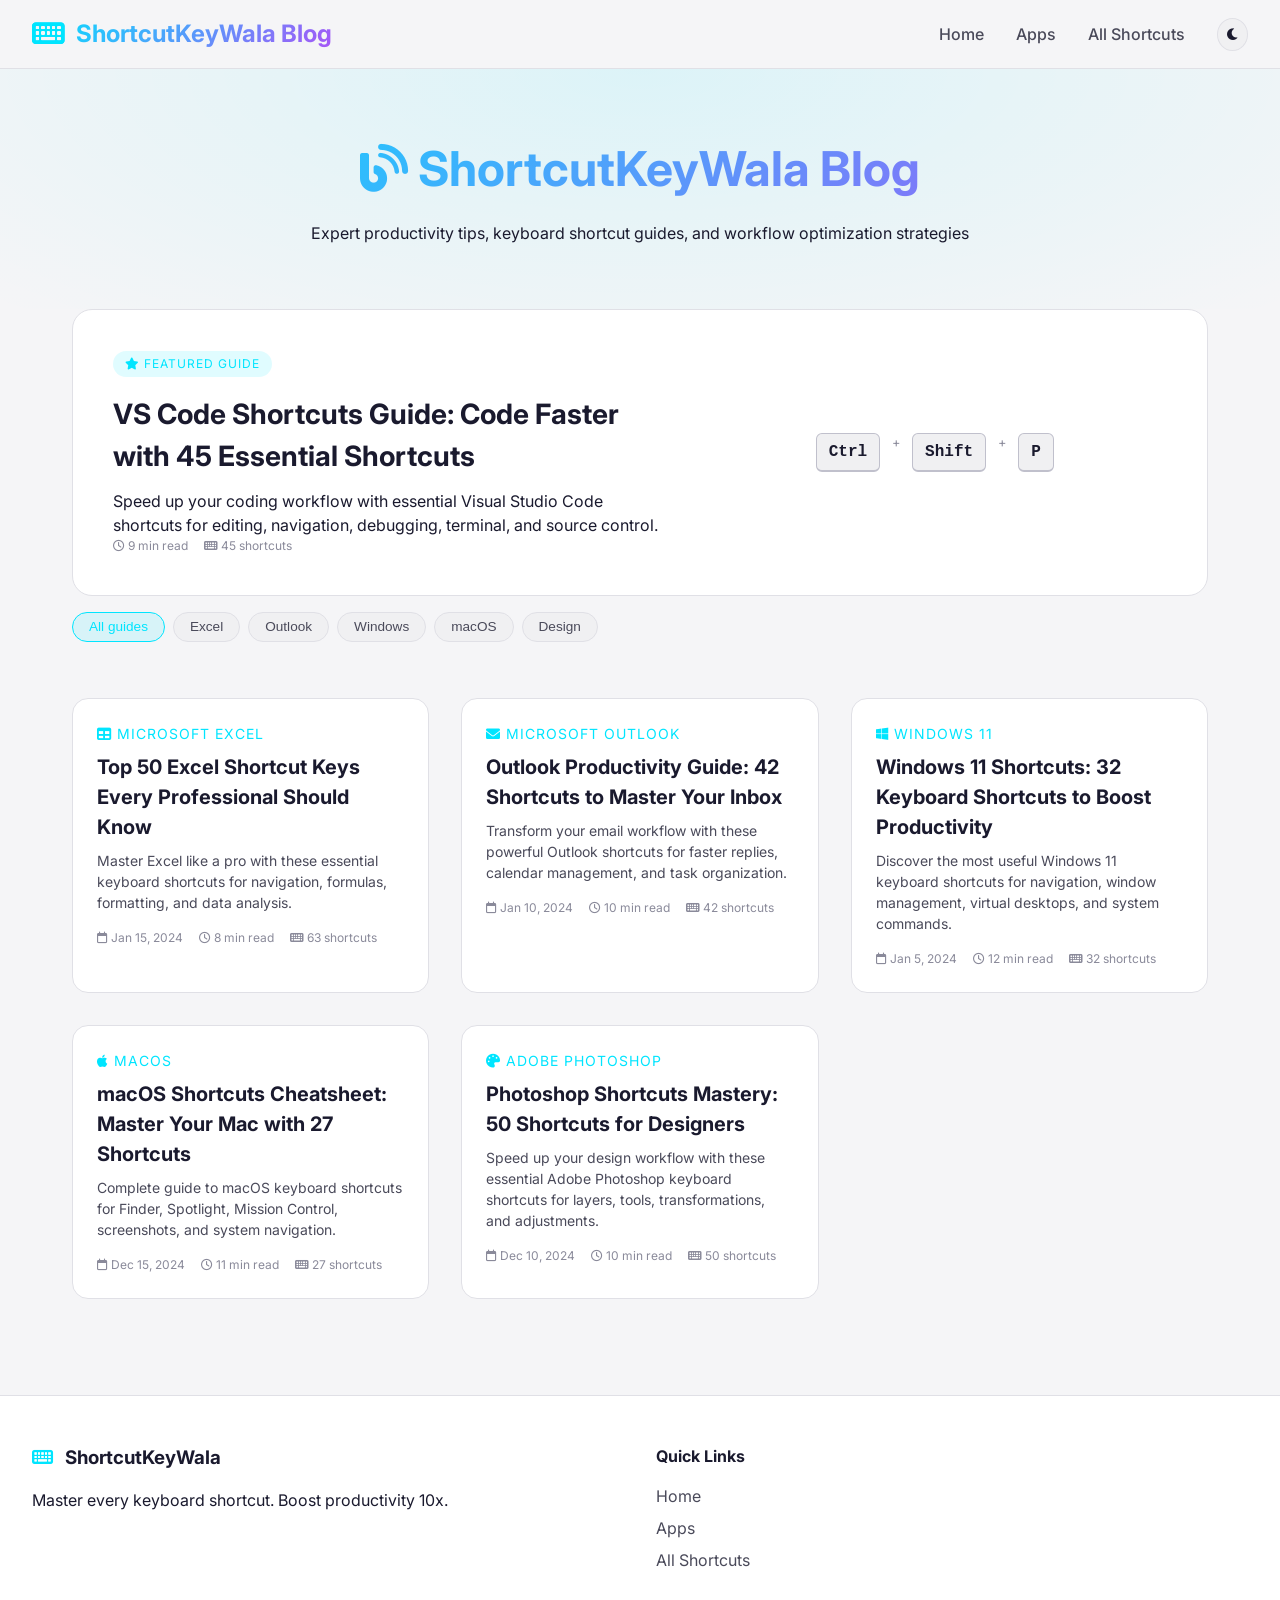
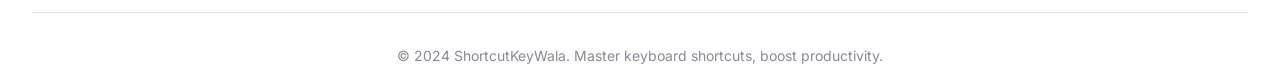
<file: blog.html>
<!DOCTYPE html>
<html lang="en">
<head>
    <meta charset="UTF-8">
    <meta name="viewport" content="width=device-width, initial-scale=1.0">
    <title>ShortcutKeyWala Blog - Productivity Tips & Keyboard Shortcut Guides</title>
    <meta name="description" content="Expert tips, tricks, and guides to master keyboard shortcuts and boost your productivity across Windows, Mac, Linux, and all major applications.">
    <meta name="keywords" content="productivity blog, keyboard shortcuts tips, excel tips, outlook productivity, windows shortcuts guide, mac shortcuts tutorial">
    <link rel="canonical" href="https://oxanuragofficial.github.io/shortcutkeywala1/blog.html">
    <link href="https://fonts.googleapis.com/css2?family=Inter:wght@300;400;500;600;700;800&display=swap" rel="stylesheet">
    <link rel="stylesheet" href="https://cdnjs.cloudflare.com/ajax/libs/font-awesome/6.0.0-beta3/css/all.min.css">
    <link rel="stylesheet" href="style.css">
    <style>
        .blog-header {
            text-align: center;
            padding: 4rem 2rem;
            background: radial-gradient(ellipse at top, rgba(0, 229, 255, 0.1), transparent);
        }
        .blog-header h1 {
            font-size: 3rem;
            background: linear-gradient(135deg, #00e5ff, #a855f7);
            background-clip: text;
            -webkit-background-clip: text;
            -webkit-text-fill-color: transparent;
            margin-bottom: 1rem;
        }
        .blog-grid {
            max-width: 1200px;
            margin: 0 auto;
            padding: 2rem;
            display: grid;
            grid-template-columns: repeat(auto-fill, minmax(320px, 1fr));
            gap: 2rem;
        }
        .featured-article {
            max-width: 1200px;
            margin: 0 auto;
            padding: 0 2rem 1rem;
        }
        .featured-article a {
            display: grid;
            grid-template-columns: 1.2fr 1fr;
            gap: 2rem;
            align-items: center;
            background: var(--bg-card);
            border: 1px solid var(--border);
            border-radius: 1.25rem;
            padding: 2.5rem;
            text-decoration: none;
            color: inherit;
        }
        .featured-article a:hover { border-color: var(--accent-cyan); }
        .featured-label {
            display: inline-block;
            background: rgba(0,229,255,0.12);
            color: var(--accent-cyan);
            font-size: 0.75rem;
            text-transform: uppercase;
            letter-spacing: 1px;
            padding: 0.25rem 0.75rem;
            border-radius: var(--radius-pill);
            margin-bottom: 1rem;
        }
        .featured-article h2 { font-size: 1.75rem; margin-bottom: 0.75rem; }
        .featured-visual {
            display: flex;
            flex-wrap: wrap;
            gap: 0.5rem;
            justify-content: center;
        }
        .tag-filter-bar {
            max-width: 1200px;
            margin: 0 auto;
            padding: 0 2rem 1.5rem;
            display: flex;
            flex-wrap: wrap;
            gap: 0.5rem;
        }
        .tag-filter-bar button {
            background: var(--bg-hover);
            border: 1px solid var(--border);
            color: var(--text-secondary);
            border-radius: var(--radius-pill);
            padding: 0.4rem 1rem;
            font-size: 0.85rem;
            cursor: pointer;
        }
        .tag-filter-bar button.active {
            background: rgba(0,229,255,0.12);
            border-color: var(--accent-cyan);
            color: var(--accent-cyan);
        }
        @media (max-width: 768px) {
            .featured-article a { grid-template-columns: 1fr; padding: 1.5rem; }
        }
        .blog-card {
            background: var(--bg-card);
            border: 1px solid var(--border);
            border-radius: 1rem;
            padding: 1.5rem;
            transition: all 0.3s;
            text-decoration: none;
            color: inherit;
            display: block;
        }
        .blog-card:hover {
            transform: translateY(-5px);
            border-color: var(--accent-cyan);
            box-shadow: var(--shadow-glow);
        }
        .blog-card .category {
            color: var(--accent-cyan);
            font-size: 0.875rem;
            text-transform: uppercase;
            letter-spacing: 1px;
            margin-bottom: 0.5rem;
        }
        .blog-card h2 {
            font-size: 1.25rem;
            margin-bottom: 0.5rem;
        }
        .blog-card p {
            color: var(--text-secondary);
            font-size: 0.875rem;
            margin-bottom: 1rem;
        }
        .blog-meta {
            display: flex;
            gap: 1rem;
            font-size: 0.75rem;
            color: var(--text-muted);
        }
    </style>
</head>
<body class="blog-page">
    <nav class="navbar">
        <div class="nav-container">
            <div class="logo">
                <i class="fas fa-keyboard"></i>
                <span>ShortcutKeyWala Blog</span>
            </div>
            <div class="nav-links">
                <a href="./">Home</a>
                <a href="./#apps">Apps</a>
                <a href="./#shortcuts">All Shortcuts</a>
                <button id="themeToggle" class="theme-btn"><i class="fas fa-moon"></i></button>
            </div>
        </div>
    </nav>
    
    <div class="blog-header">
        <h1><i class="fas fa-blog"></i> ShortcutKeyWala Blog</h1>
        <p>Expert productivity tips, keyboard shortcut guides, and workflow optimization strategies</p>
    </div>

    <div class="featured-article">
        <a href="blog-vs-code-shortcuts-guide.html">
            <div>
                <span class="featured-label"><i class="fas fa-star"></i> Featured Guide</span>
                <h2>VS Code Shortcuts Guide: Code Faster with 45 Essential Shortcuts</h2>
                <p>Speed up your coding workflow with essential Visual Studio Code shortcuts for editing, navigation, debugging, terminal, and source control.</p>
                <div class="blog-meta">
                    <span><i class="far fa-clock"></i> 9 min read</span>
                    <span><i class="fas fa-keyboard"></i> 45 shortcuts</span>
                </div>
            </div>
            <div class="featured-visual">
                <kbd class="keycap">Ctrl</kbd><span class="keycap-sep">+</span><kbd class="keycap">Shift</kbd><span class="keycap-sep">+</span><kbd class="keycap">P</kbd>
            </div>
        </a>
    </div>

    <div class="tag-filter-bar" id="tagFilterBar">
        <button class="active" data-tag="all">All guides</button>
        <button data-tag="excel">Excel</button>
        <button data-tag="outlook">Outlook</button>
        <button data-tag="windows">Windows</button>
        <button data-tag="macos">macOS</button>
        <button data-tag="design">Design</button>
    </div>
    
    <div class="blog-grid">
        <a href="blog-top-50-excel-shortcuts.html" class="blog-card" data-tag="excel">
            <div class="category"><i class="fas fa-table"></i> MICROSOFT EXCEL</div>
            <h2>Top 50 Excel Shortcut Keys Every Professional Should Know</h2>
            <p>Master Excel like a pro with these essential keyboard shortcuts for navigation, formulas, formatting, and data analysis.</p>
            <div class="blog-meta">
                <span><i class="far fa-calendar"></i> Jan 15, 2024</span>
                <span><i class="far fa-clock"></i> 8 min read</span>
                <span><i class="fas fa-keyboard"></i> 63 shortcuts</span>
            </div>
        </a>
        
        <a href="blog-outlook-productivity-guide.html" class="blog-card" data-tag="outlook">
            <div class="category"><i class="fas fa-envelope"></i> MICROSOFT OUTLOOK</div>
            <h2>Outlook Productivity Guide: 42 Shortcuts to Master Your Inbox</h2>
            <p>Transform your email workflow with these powerful Outlook shortcuts for faster replies, calendar management, and task organization.</p>
            <div class="blog-meta">
                <span><i class="far fa-calendar"></i> Jan 10, 2024</span>
                <span><i class="far fa-clock"></i> 10 min read</span>
                <span><i class="fas fa-keyboard"></i> 42 shortcuts</span>
            </div>
        </a>
        
        <a href="blog-windows-11-shortcuts.html" class="blog-card" data-tag="windows">
            <div class="category"><i class="fab fa-windows"></i> WINDOWS 11</div>
            <h2>Windows 11 Shortcuts: 32 Keyboard Shortcuts to Boost Productivity</h2>
            <p>Discover the most useful Windows 11 keyboard shortcuts for navigation, window management, virtual desktops, and system commands.</p>
            <div class="blog-meta">
                <span><i class="far fa-calendar"></i> Jan 5, 2024</span>
                <span><i class="far fa-clock"></i> 12 min read</span>
                <span><i class="fas fa-keyboard"></i> 32 shortcuts</span>
            </div>
        </a>
        
        <a href="blog-macos-shortcuts-cheatsheet.html" class="blog-card" data-tag="macos">
            <div class="category"><i class="fab fa-apple"></i> MACOS</div>
            <h2>macOS Shortcuts Cheatsheet: Master Your Mac with 27 Shortcuts</h2>
            <p>Complete guide to macOS keyboard shortcuts for Finder, Spotlight, Mission Control, screenshots, and system navigation.</p>
            <div class="blog-meta">
                <span><i class="far fa-calendar"></i> Dec 15, 2024</span>
                <span><i class="far fa-clock"></i> 11 min read</span>
                <span><i class="fas fa-keyboard"></i> 27 shortcuts</span>
            </div>
        </a>
        
        <a href="blog-photoshop-shortcuts-mastery.html" class="blog-card" data-tag="design">
            <div class="category"><i class="fas fa-palette"></i> ADOBE PHOTOSHOP</div>
            <h2>Photoshop Shortcuts Mastery: 50 Shortcuts for Designers</h2>
            <p>Speed up your design workflow with these essential Adobe Photoshop keyboard shortcuts for layers, tools, transformations, and adjustments.</p>
            <div class="blog-meta">
                <span><i class="far fa-calendar"></i> Dec 10, 2024</span>
                <span><i class="far fa-clock"></i> 10 min read</span>
                <span><i class="fas fa-keyboard"></i> 50 shortcuts</span>
            </div>
        </a>
    </div>
    
    <footer class="footer">
        <div class="footer-content">
            <div>
                <h3><i class="fas fa-keyboard"></i> ShortcutKeyWala</h3>
                <p>Master every keyboard shortcut. Boost productivity 10x.</p>
            </div>
            <div>
                <h4>Quick Links</h4>
                <a href="./">Home</a>
                <a href="./#apps">Apps</a>
                <a href="./#shortcuts">All Shortcuts</a>
            </div>
        </div>
        <div class="footer-bottom">
            <p>© 2024 ShortcutKeyWala. Master keyboard shortcuts, boost productivity.</p>
        </div>
    </footer>
    
    <script src="blog-common.js"></script>
</body>
</html>
</file>
<file: style.css>
/* style.css - Modern Dark Theme */

:root {
    --bg-primary: #0a0a0f;
    --bg-secondary: #0f0f14;
    --bg-card: #15151d;
    --bg-hover: #1e1e2a;
    --bg-glass: rgba(21, 21, 29, 0.8);
    --border: #2a2a33;
    --border-hover: #3a3a4a;
    --text-primary: #ffffff;
    --text-secondary: #a0a0b0;
    --text-muted: #6b6b7a;
    --accent-cyan: #00e5ff;
    --accent-purple: #a855f7;
    --accent-pink: #ec4899;
    --accent-green: #10b981;
    --accent-orange: #f59e0b;
    --gradient-1: linear-gradient(135deg, #00e5ff, #a855f7);
    --gradient-2: linear-gradient(135deg, #a855f7, #ec4899);
    --shadow-sm: 0 4px 6px -1px rgba(0, 0, 0, 0.3);
    --shadow-md: 0 10px 15px -3px rgba(0, 0, 0, 0.4);
    --shadow-lg: 0 25px 50px -12px rgba(0, 0, 0, 0.5);
    --shadow-glow: 0 0 20px rgba(0, 229, 255, 0.15);

    /* Spacing scale */
    --space-1: 0.25rem;
    --space-2: 0.5rem;
    --space-3: 0.75rem;
    --space-4: 1rem;
    --space-6: 1.5rem;
    --space-8: 2rem;

    /* Radius scale */
    --radius-sm: 6px;
    --radius-md: 10px;
    --radius-lg: 16px;
    --radius-pill: 999px;
}

/* ==================== KEYCAP COMPONENT ====================
   One reusable rendering unit for every rendered shortcut key, used via
   the renderKeycaps() JS helper. Keeps every keyboard combination visually
   distinct instead of a single unreadable text pill. */
.shortcut-keys {
    display: flex;
    flex-wrap: wrap;
    align-items: center;
    gap: var(--space-1);
}

.keycap {
    font-family: 'SF Mono', 'Consolas', 'Monaco', monospace;
    font-size: 1rem;
    font-weight: 600;
    color: var(--text-primary);
    background: var(--bg-hover);
    border: 1px solid var(--border-hover);
    border-bottom-width: 2px;
    border-radius: var(--radius-sm);
    padding: 0.45rem 0.75rem;
    white-space: nowrap;
    line-height: 1.3;
}

.keycap-sep {
    color: var(--text-muted);
    font-size: 0.8rem;
    padding: 0 var(--space-1);
}

@media (max-width: 480px) {
    .keycap {
        font-size: 0.75rem;
        padding: 0.2rem var(--space-2);
    }
}

* {
    margin: 0;
    padding: 0;
    box-sizing: border-box;
}

body {
    font-family: 'Inter', sans-serif;
    background: var(--bg-primary);
    color: var(--text-primary);
    line-height: 1.5;
    overflow-x: hidden;
    transition: background 0.3s ease, color 0.3s ease;
}

/* Light Theme */
body.light {
    --bg-primary: #f5f5f7;
    --bg-secondary: #ffffff;
    --bg-card: #ffffff;
    --bg-glass: rgba(255, 255, 255, 0.9);
    --bg-hover: #f0f0f2;
    --border: #e0e0e6;
    --border-hover: #c0c0cc;
    --text-primary: #1a1a2e;
    --text-secondary: #4a4a5a;
    --text-muted: #8a8a9a;
}

/* Scrollbar */
::-webkit-scrollbar { width: 8px; height: 8px; }
::-webkit-scrollbar-track { background: var(--bg-secondary); }
::-webkit-scrollbar-thumb { background: var(--text-muted); border-radius: 4px; }
::-webkit-scrollbar-thumb:hover { background: var(--accent-cyan); }

/* Navigation */
.navbar {
    position: sticky;
    top: 0;
    z-index: 1000;
    background: rgba(10, 10, 15, 0.95);
    backdrop-filter: blur(12px);
    border-bottom: 1px solid var(--border);
    padding: 1rem 0;
}

body.light .navbar {
    background: rgba(245, 245, 247, 0.95);
}

.nav-container {
    max-width: 1400px;
    margin: 0 auto;
    padding: 0 2rem;
    display: flex;
    flex-wrap: wrap;
    row-gap: 0.5rem;
    justify-content: space-between;
    align-items: center;
}

.logo {
    display: flex;
    align-items: center;
    gap: 0.75rem;
    font-size: 1.5rem;
    font-weight: 700;
    font-family: inherit;
    background: var(--gradient-1);
    background-clip: text;
    -webkit-background-clip: text;
    -webkit-text-fill-color: transparent;
    border: none;
    padding: 0;
    cursor: pointer;
    -webkit-tap-highlight-color: transparent;
}

.logo i {
    background: none;
    -webkit-text-fill-color: var(--accent-cyan);
    font-size: 1.8rem;
}

.badge {
    background: var(--gradient-2);
    padding: 0.2rem 0.6rem;
    border-radius: 2rem;
    font-size: 0.7rem;
    font-weight: 600;
    -webkit-text-fill-color: white;
    background-clip: unset;
}

.nav-links {
    display: flex;
    flex-wrap: wrap;
    gap: 2rem;
    align-items: center;
}

.nav-links a {
    color: var(--text-secondary);
    text-decoration: none;
    font-weight: 500;
    transition: all 0.2s;
    display: flex;
    align-items: center;
    gap: 0.5rem;
}

.nav-links a:hover {
    color: var(--accent-cyan);
    transform: translateY(-2px);
}

.theme-btn {
    background: var(--bg-hover);
    border: 1px solid var(--border);
    padding: 0.5rem;
    border-radius: 50%;
    cursor: pointer;
    color: var(--text-primary);
    transition: all 0.2s;
}

.theme-btn:hover {
    border-color: var(--accent-cyan);
    transform: scale(1.05);
}

.mobile-menu-btn {
    display: none;
    background: none;
    border: none;
    color: var(--text-primary);
    font-size: 1.5rem;
    cursor: pointer;
    padding: 0.5rem;
    min-width: 44px;
    min-height: 44px;
}

.mobile-menu {
    display: none;
    position: fixed;
    top: 70px;
    left: 0;
    right: 0;
    background: var(--bg-glass);
    backdrop-filter: blur(12px);
    border-bottom: 1px solid var(--border);
    flex-direction: column;
    padding: 1rem;
    gap: 1rem;
    z-index: 999;
}

.mobile-menu.active {
    display: flex;
}

.mobile-menu a {
    color: var(--text-primary);
    text-decoration: none;
    padding: 0.75rem;
    border-radius: 8px;
    transition: background 0.2s;
    display: flex;
    align-items: center;
    gap: 0.75rem;
}

.mobile-menu a:hover {
    background: var(--bg-hover);
}

/* Hero Section */
.hero {
    text-align: center;
    padding: 4rem 2rem;
    background: radial-gradient(ellipse at top, rgba(0, 229, 255, 0.1), transparent);
}

.hero h1 {
    font-size: 3.5rem;
    font-weight: 800;
    background: var(--gradient-1);
    background-clip: text;
    -webkit-background-clip: text;
    -webkit-text-fill-color: transparent;
    margin-bottom: 1rem;
}

.hero p {
    font-size: 1.25rem;
    color: var(--text-secondary);
    max-width: 600px;
    margin: 0 auto;
}

.hero-stats {
    display: flex;
    justify-content: center;
    gap: 2rem;
    margin-top: 2rem;
    flex-wrap: wrap;
}

.stat-card {
    background: var(--bg-glass);
    backdrop-filter: blur(10px);
    padding: 1rem 1.5rem;
    border-radius: 2rem;
    border: 1px solid var(--border);
}

.stat-card i {
    color: var(--accent-cyan);
    margin-right: 0.5rem;
}

/* OS Cards */
.os-grid {
    display: grid;
    grid-template-columns: repeat(auto-fit, minmax(200px, 1fr));
    gap: 2rem;
    max-width: 1000px;
    margin: 0 auto;
    padding: 2rem;
}

.os-card {
    background: var(--bg-card);
    border: 1px solid var(--border);
    border-radius: 1.5rem;
    padding: 2rem;
    text-align: center;
    cursor: pointer;
    transition: all 0.3s ease;
    position: relative;
    overflow: hidden;
}

.os-card::before {
    content: '';
    position: absolute;
    top: 0;
    left: -100%;
    width: 100%;
    height: 100%;
    background: linear-gradient(90deg, transparent, rgba(0, 229, 255, 0.1), transparent);
    transition: left 0.5s;
}

.os-card:hover::before {
    left: 100%;
}

.os-card:hover {
    transform: translateY(-8px);
    border-color: var(--accent-cyan);
    box-shadow: var(--shadow-glow);
}

.os-card i {
    font-size: 4rem;
    margin-bottom: 1rem;
}

.os-card.windows i { color: var(--accent-cyan); }
.os-card.mac i { color: var(--text-secondary); }
.os-card.linux i { color: var(--accent-green); }
.os-card.apps i { color: var(--accent-purple); }

.os-card h3 {
    font-size: 1.75rem;
    margin-bottom: 0.5rem;
}

.os-card p {
    color: var(--text-muted);
}

.os-card .shortcut-count {
    margin-top: 1rem;
    font-size: 0.875rem;
    color: var(--accent-cyan);
}

/* Apps Header */
.apps-header {
    margin-bottom: 2rem;
}

.apps-header h2 {
    font-size: 2rem;
    margin-bottom: 0.5rem;
}

.apps-header h2 i {
    color: var(--accent-cyan);
    margin-right: 0.5rem;
}

/* Search & Filter */
.search-filter {
    display: flex;
    gap: 1rem;
    flex-wrap: wrap;
    margin-bottom: 2rem;
}

.search-box {
    flex: 1;
    min-width: 250px;
    position: relative;
}

.search-box i {
    position: absolute;
    left: 1rem;
    top: 50%;
    transform: translateY(-50%);
    color: var(--text-muted);
}

.search-box input {
    width: 100%;
    padding: 0.875rem 1rem 0.875rem 2.5rem;
    background: var(--bg-card);
    border: 1px solid var(--border);
    border-radius: 2rem;
    color: var(--text-primary);
    font-size: 1rem;
    transition: all 0.2s;
}

.search-box input:focus {
    outline: none;
    border-color: var(--accent-cyan);
    box-shadow: 0 0 0 3px rgba(0, 229, 255, 0.1);
}

/* Apps Grid */
.apps-grid {
    display: grid;
    grid-template-columns: repeat(auto-fill, minmax(300px, 1fr));
    gap: 1.5rem;
}

.app-card {
    background: var(--bg-card);
    border: 1px solid var(--border);
    border-radius: 1rem;
    padding: 1.5rem;
    cursor: pointer;
    transition: all 0.3s;
    position: relative;
    overflow: hidden;
}

.app-card::after {
    content: '';
    position: absolute;
    bottom: 0;
    left: 0;
    width: 0;
    height: 3px;
    background: var(--gradient-1);
    transition: width 0.3s;
}

.app-card:hover::after {
    width: 100%;
}

.app-card:hover {
    transform: translateY(-4px);
    border-color: var(--accent-cyan);
    box-shadow: var(--shadow-glow);
}

.app-card i {
    font-size: 2rem;
    color: var(--accent-cyan);
    margin-bottom: 0.75rem;
}

.app-card h3 {
    font-size: 1.25rem;
    margin-bottom: 0.5rem;
}

.app-card .category {
    color: var(--accent-purple);
    font-size: 0.875rem;
    margin-bottom: 0.5rem;
}

.app-card .shortcut-count {
    color: var(--text-muted);
    font-size: 0.875rem;
}

/* Shortcut Cards */
.shortcuts-container {
    display: flex;
    flex-direction: column;
    gap: 1rem;
}

.shortcut-card {
    background: linear-gradient(135deg, rgba(255,255,255,0.05), rgba(255,255,255,0.02));
    backdrop-filter: blur(10px);
    -webkit-backdrop-filter: blur(10px);
    border: 1px solid var(--border);
    border-radius: var(--radius-lg);
    overflow: hidden;
    transition: border-color 0.2s, box-shadow 0.2s, transform 0.15s;
    padding: 0.6rem 1.1rem;
    display: flex;
    flex-wrap: wrap;
    align-items: center;
    justify-content: space-between;
    gap: var(--space-4);
    cursor: pointer;
}

.shortcut-card:hover {
    border-color: var(--accent-cyan);
    box-shadow: 0 0 0 1px rgba(0,229,255,0.15), 0 8px 24px -8px rgba(0,229,255,0.25);
}

.shortcut-card:active {
    transform: scale(0.997);
}

.shortcut-card:focus-visible {
    outline: 2px solid var(--accent-cyan);
    outline-offset: 2px;
    border-color: var(--accent-cyan);
}

body.light .shortcut-card {
    background: linear-gradient(135deg, rgba(255,255,255,0.7), rgba(255,255,255,0.4));
}

.shortcut-card:focus-within {
    border-color: var(--accent-cyan);
}

/* Single horizontal row on desktop: [keys] [name] [app/category] all sit
   inline, vertically centered, rather than stacked as separate lines.
   Column roles:
     - .shortcut-keys  : fixed width, never shrinks -- the strongest visual
                         element (boxed keycaps), always fully visible.
     - .shortcut-action: the flexible column. Grows to fill space but can
                         shrink and truncates with an ellipsis, so a long
                         shortcut name degrades gracefully instead of
                         breaking the row or forcing horizontal scroll.
     - .shortcut-meta  : fixed width, secondary/muted text, sits just
                         before the action buttons.
   Reverts to a stacked composition at <=700px (see media query below). */
.shortcut-card-main {
    display: flex;
    flex-direction: row;
    align-items: center;
    flex-wrap: nowrap;
    gap: var(--space-4);
    min-width: 0;
    flex: 1 1 320px;
}

.shortcut-card-main .shortcut-keys {
    font-size: 1.05rem;
    flex-shrink: 0;
}

.shortcut-action {
    color: var(--text-primary);
    font-size: 1.05rem;
    font-weight: 600;
    margin: 0;
    flex: 1 1 0%;
    min-width: 0;
    overflow: hidden;
    text-overflow: ellipsis;
    white-space: nowrap;
}

.shortcut-meta {
    color: var(--text-muted);
    font-size: 0.8rem;
    display: flex;
    flex-wrap: nowrap;
    gap: var(--space-2);
    align-items: center;
    flex: 0 1 auto;
    min-width: 0;
    white-space: nowrap;
}

.shortcut-meta .dot { opacity: 0.5; }

.shortcut-card-actions {
    display: flex;
    align-items: center;
    gap: var(--space-3);
    flex-shrink: 0;
    margin-left: auto;
}

.shortcut-expand {
    max-height: 0;
    overflow: hidden;
    transition: max-height 0.3s ease;
    background: var(--bg-secondary);
    border-top: 1px solid var(--border);
    flex-basis: 100%;
    margin: 0 calc(-1 * var(--space-6)) calc(-1 * var(--space-4));
}

.shortcut-expand.open {
    max-height: 400px;
    padding: var(--space-4) var(--space-6);
    margin-top: var(--space-2);
}

.expand-content {
    display: grid;
    gap: 0.75rem;
}

.expand-content p {
    color: var(--text-secondary);
    font-size: 0.9rem;
}

.expand-content strong {
    color: var(--accent-cyan);
}

/* Mobile shortcut cards stay a single horizontal row (not stacked). Instead of
   switching to flex-direction:column, we progressively compact padding/gaps/
   font sizes and, at phone widths, hide the lowest-priority content first
   (button text labels, then category/platform meta) so keys and the
   shortcut name always remain on one line without ever wrapping to multiple
   rows or causing horizontal overflow. */
/* Mobile shortcut cards use CSS Grid with explicit, protected columns instead
   of flexbox. This guarantees favorite/details/copy can never overlap the
   keys/name/meta content, because grid tracks cannot overlap by definition --
   unlike flex children, which can visually collide if width math is off at a
   real device width. `display: contents` on the two inner wrapper divs lets
   their children (keys/name/meta and favorite/details/copy) become direct
   grid items of .shortcut-card without any HTML restructuring. */
@media (max-width: 700px) {
    .shortcut-card {
        display: grid;
        grid-template-columns: minmax(0, max-content) minmax(0, 1.3fr) minmax(0, 1fr) auto;
        align-items: center;
        column-gap: 0.5rem;
        row-gap: 0;
        padding: 0.5rem 0.75rem;
    }
    .shortcut-card-main {
        display: contents;
    }
    .shortcut-card-actions {
        display: contents;
    }
    .shortcut-card-main .shortcut-keys {
        min-width: 0;
        overflow: hidden;
    }
    .shortcut-action {
        min-width: 0;
    }
    .shortcut-meta {
        min-width: 0;
    }
    .favorite-btn {
        flex-shrink: 0;
        padding: 0.5rem 0.7rem;
        min-height: 38px;
    }
    .shortcut-expand {
        grid-column: 1 / -1;
    }
}

.os-section-grid {
    display: grid;
    grid-template-columns: repeat(3, minmax(0, 1fr));
    gap: 1rem;
    max-width: 1100px;
    margin: 0 auto;
}

.os-section-card,
.command-card {
    background: var(--bg-card);
    border: 1px solid var(--border);
    border-radius: var(--radius-lg);
    padding: 1.25rem;
}

.os-section-card {
    background: var(--bg-card);
    border: 1px solid var(--border);
    border-radius: 1.5rem;
    padding: 2rem;
    text-align: center;
    cursor: pointer;
    transition: all 0.3s ease;
    position: relative;
    overflow: hidden;
}

.os-section-card::before {
    content: '';
    position: absolute;
    top: 0;
    left: -100%;
    width: 100%;
    height: 100%;
    background: linear-gradient(90deg, transparent, rgba(0, 229, 255, 0.1), transparent);
    transition: left 0.5s;
}

.os-section-card:hover::before {
    left: 100%;
}

.os-section-card:hover {
    transform: translateY(-8px);
    border-color: var(--accent-cyan);
    box-shadow: var(--shadow-glow);
}

.os-section-card i {
    color: var(--accent-cyan);
    font-size: 4rem;
    margin-bottom: 1rem;
}

.os-section-card h2 {
    font-size: 1.75rem;
    margin-bottom: 0.5rem;
}

.os-section-card p {
    color: var(--text-muted);
}

.os-section-card:focus-visible {
    border-color: var(--accent-cyan);
    transform: translateY(-8px);
    outline: none;
}

.os-section-card i {
    color: var(--accent-cyan);
    font-size: 1.5rem;
    margin-bottom: 0.75rem;
}

.os-section-card h2,
.command-card h2 {
    font-size: 1.1rem;
    margin-bottom: 0.5rem;
}

.os-section-card p,
.command-card p,
.command-card small {
    color: var(--text-secondary);
}

.command-list {
    display: flex;
    flex-direction: column;
    gap: 1rem;
}

.command-card-header {
    display: flex;
    align-items: center;
    justify-content: space-between;
    gap: 1rem;
    margin-bottom: 0.75rem;
}

.command-card > code {
    display: block;
    color: var(--accent-cyan);
    background: var(--bg-secondary);
    padding: 0.7rem;
    border-radius: 0.4rem;
    overflow-wrap: anywhere;
    margin-bottom: 0.75rem;
}

.command-card small code {
    color: var(--text-primary);
}

.terminal-command-card {
    display: grid;
    grid-template-columns: minmax(150px, 0.85fr) minmax(150px, 1fr) minmax(0, 1.6fr) auto;
    align-items: center;
    gap: 1rem;
    padding: 0.6rem 1.1rem;
}

.terminal-command-text,
.terminal-command-name,
.terminal-command-details {
    min-width: 0;
}

.terminal-command-name,
.terminal-command-description,
.terminal-command-usage {
    margin: 0;
}

.terminal-command-name {
    font-size: 1rem;
}

.terminal-command-text {
    color: var(--accent-cyan);
    overflow-wrap: anywhere;
    white-space: pre-wrap;
}

.terminal-command-details {
    display: grid;
    gap: 0.25rem;
}

.terminal-command-description,
.terminal-command-usage {
    color: var(--text-secondary);
    font-size: 0.85rem;
}

.terminal-command-shell {
    color: var(--accent-cyan);
    font-size: 0.8rem;
    white-space: nowrap;
}

@media (max-width: 700px) {
    .os-section-grid {
        grid-template-columns: 1fr;
    }

    .command-card-header {
        align-items: flex-start;
        flex-direction: column;
        gap: 0.5rem;
    }

    .terminal-command-card {
        grid-template-columns: minmax(0, 1fr) minmax(0, 1fr) auto;
        gap: 0.5rem;
    }

    .terminal-command-details {
        grid-column: 1 / -1;
    }

    .terminal-command-shell {
        justify-self: end;
    }
}

@media (max-width: 480px) {
    .shortcut-card {
        padding: 0.45rem 0.5rem;
        column-gap: 0.35rem;
    }
    .shortcut-card-main .shortcut-keys .keycap {
        font-size: 0.78rem;
        padding: 0.3rem 0.5rem;
    }
    .shortcut-action {
        font-size: 0.9rem;
    }
    .shortcut-meta {
        font-size: 0.72rem;
    }
    /* Favorite is icon-only at every width. */
    .favorite-btn {
        padding: 0.4rem 0.5rem;
        min-width: 36px;
        min-height: 36px;
    }
    .shortcut-expand {
        margin: 0.4rem -0.5rem -0.45rem;
    }
}

@media (max-width: 380px) {
    .shortcut-card {
        padding: 0.4rem 0.4rem;
        column-gap: 0.3rem;
    }
    .shortcut-card-main .shortcut-keys .keycap {
        font-size: 0.7rem;
        padding: 0.25rem 0.35rem;
    }
    .keycap-sep {
        padding: 0 0.1rem;
    }
    .shortcut-action {
        font-size: 0.82rem;
    }
    /* Category/platform must remain visible at every width -- compacted via
       smaller font and tighter gap rather than hidden. */
    .shortcut-meta {
        font-size: 0.65rem;
        gap: 0.25rem;
    }
}

/* Category Section */
.category-section {
    margin-bottom: 2rem;
}

.category-title {
    color: var(--accent-cyan);
    margin-bottom: 1rem;
    font-size: 1.25rem;
    display: flex;
    align-items: center;
    gap: 0.5rem;
}

/* Back Button */
.back-btn {
    display: inline-flex;
    align-items: center;
    gap: 0.5rem;
    background: none;
    border: none;
    color: var(--accent-cyan);
    cursor: pointer;
    font-size: 1rem;
    margin-bottom: 1.5rem;
    padding: 0.5rem 0;
    transition: gap 0.2s;
}

.back-btn:hover {
    gap: 0.75rem;
}

/* All Shortcuts Page */
.all-shortcuts-header {
    margin-bottom: 2rem;
}

.all-shortcuts-header h1 {
    font-size: 2.5rem;
    background: var(--gradient-1);
    background-clip: text;
    -webkit-background-clip: text;
    -webkit-text-fill-color: transparent;
}

.stats {
    display: flex;
    gap: 1rem;
    margin-top: 1rem;
    flex-wrap: wrap;
}

.stat-badge {
    background: var(--bg-card);
    padding: 0.5rem 1rem;
    border-radius: 2rem;
    font-size: 0.875rem;
    border: 1px solid var(--border);
}

.stat-badge i {
    margin-right: 0.5rem;
}

.platform-filter {
    display: flex;
    gap: 1rem;
    margin-bottom: 2rem;
    flex-wrap: wrap;
}

.platform-btn {
    padding: 0.75rem 1.5rem;
    background: var(--bg-card);
    border: 1px solid var(--border);
    border-radius: 2rem;
    color: var(--text-secondary);
    cursor: pointer;
    transition: all 0.2s;
    display: inline-flex;
    align-items: center;
    gap: 0.5rem;
}

.platform-btn:hover, .platform-btn.active {
    background: var(--accent-purple);
    border-color: var(--accent-purple);
    color: white;
}

/* Footer */
.footer {
    background: var(--bg-secondary);
    border-top: 1px solid var(--border);
    margin-top: 4rem;
    padding: 3rem 2rem 1rem;
}

.footer-content {
    max-width: 1400px;
    margin: 0 auto;
    display: grid;
    grid-template-columns: repeat(auto-fit, minmax(250px, 1fr));
    gap: 2rem;
    margin-bottom: 2rem;
}

.footer-content h3, .footer-content h4 {
    margin-bottom: 1rem;
}

.footer-content h3 i {
    color: var(--accent-cyan);
    margin-right: 0.5rem;
}

.footer-content a {
    display: block;
    color: var(--text-secondary);
    text-decoration: none;
    margin-bottom: 0.5rem;
    transition: color 0.2s;
}

.footer-content a:hover {
    color: var(--accent-cyan);
}

.stats-text {
    margin-top: 0.5rem;
    font-size: 0.875rem;
    color: var(--accent-green);
}

.footer-bottom {
    text-align: center;
    padding-top: 2rem;
    border-top: 1px solid var(--border);
    color: var(--text-muted);
    font-size: 0.875rem;
}

/* Loading State */
.loading {
    text-align: center;
    padding: 4rem;
    color: var(--text-secondary);
}

.loading i {
    font-size: 2rem;
    animation: spin 1s linear infinite;
}

@keyframes spin {
    from { transform: rotate(0deg); }
    to { transform: rotate(360deg); }
}

/* Empty State */
.empty-state {
    text-align: center;
    padding: 4rem;
    color: var(--text-secondary);
}

.empty-state i {
    font-size: 3rem;
    margin-bottom: 1rem;
    opacity: 0.5;
}

/* Tooltip */
.tooltip {
    position: fixed;
    bottom: 20px;
    right: 20px;
    background: var(--accent-cyan);
    color: var(--bg-primary);
    padding: 0.5rem 1rem;
    border-radius: 2rem;
    font-size: 0.875rem;
    z-index: 1000;
    animation: fadeIn 0.3s ease;
}

@keyframes fadeIn {
    from { opacity: 0; transform: translateY(20px); }
    to { opacity: 1; transform: translateY(0); }
}

.fade-in {
    animation: fadeIn 0.4s ease-out;
}

/* Responsive Design */
@media (max-width: 768px) {
    .nav-links { display: none; }
    .nav-search-trigger { display: none; }
    .mobile-menu-btn { display: block; }
    .hero h1 { font-size: 2rem; }
    .hero p { font-size: 1rem; }
    .hero-stats { flex-direction: column; align-items: center; }
    .os-grid { grid-template-columns: 1fr; padding: 1rem; }
    .apps-grid { grid-template-columns: 1fr; }
    .search-filter { flex-direction: column; }
    .footer-content { grid-template-columns: 1fr; text-align: center; }
    .filter-bar-inline { display: none; }
    .mobile-filter-trigger { display: inline-flex; }
}

@media (max-width: 480px) {
    .nav-container { padding: 0 1rem; }
    .hero { padding: 2rem 1rem; }
    .keycap { font-size: 0.85rem; padding: 0.35rem 0.6rem; }
    .platform-btn { padding: 0.5rem 1rem; font-size: 0.875rem; }
    .badge { display: none; }
}

/* ==================== ACCESSIBILITY: SKIP LINK & FOCUS ==================== */
.skip-link {
    position: absolute;
    left: -9999px;
    top: 0;
    background: var(--accent-cyan);
    color: var(--bg-primary);
    padding: var(--space-2) var(--space-4);
    z-index: 2000;
    border-radius: 0 0 var(--radius-sm) 0;
    font-weight: 600;
}
.skip-link:focus {
    left: 0;
}

:focus-visible {
    outline: 2px solid var(--accent-cyan);
    outline-offset: 2px;
}

@media (prefers-reduced-motion: reduce) {
    *, *::before, *::after {
        animation-duration: 0.01ms !important;
        transition-duration: 0.01ms !important;
    }
}

/* ==================== NAV SEARCH TRIGGER ==================== */
.nav-search-trigger {
    display: flex;
    align-items: center;
    gap: var(--space-2);
    background: var(--bg-hover);
    border: 1px solid var(--border);
    color: var(--text-secondary);
    border-radius: var(--radius-pill);
    padding: var(--space-2) var(--space-4);
    cursor: pointer;
    flex: 1 1 320px;
    max-width: 420px;
    margin: 0 var(--space-4);
    font-size: 0.9rem;
}
.nav-search-trigger:hover, .nav-search-trigger:focus-visible {
    border-color: var(--accent-cyan);
    color: var(--text-primary);
}
.nav-search-trigger span { flex: 1; text-align: left; }
.nav-search-hint {
    font-size: 0.7rem;
    padding: 0.1rem 0.45rem;
}

.mobile-search-trigger {
    width: 100%;
    text-align: left;
    background: var(--bg-hover);
    border: 1px solid var(--border);
    color: var(--text-secondary);
    border-radius: var(--radius-md);
    padding: var(--space-3) var(--space-4);
    margin-bottom: var(--space-3);
    display: flex;
    align-items: center;
    gap: var(--space-2);
}

/* ==================== COMMAND PALETTE ==================== */
.command-palette-backdrop {
    position: fixed;
    inset: 0;
    background: rgba(0,0,0,0.6);
    display: flex;
    align-items: flex-start;
    justify-content: center;
    padding-top: 10vh;
    z-index: 3000;
}
.command-palette-backdrop[hidden] { display: none; }

.command-palette {
    background: var(--bg-card);
    border: 1px solid var(--border-hover);
    border-radius: var(--radius-lg);
    width: min(640px, 92vw);
    max-height: 70vh;
    display: flex;
    flex-direction: column;
    box-shadow: var(--shadow-lg);
    overflow: hidden;
}

.cp-input-row {
    display: flex;
    align-items: center;
    gap: var(--space-3);
    padding: var(--space-4);
    border-bottom: 1px solid var(--border);
}
.cp-input-row input {
    flex: 1;
    background: transparent;
    border: none;
    color: var(--text-primary);
    font-size: 1rem;
    outline: none;
}
.cp-input-row button {
    background: transparent;
    border: none;
    color: var(--text-muted);
    cursor: pointer;
    font-size: 1.1rem;
}

.cp-results {
    overflow-y: auto;
    padding: var(--space-2);
}

.cp-result-item {
    display: flex;
    align-items: center;
    justify-content: space-between;
    gap: var(--space-3);
    padding: var(--space-3);
    border-radius: var(--radius-md);
    cursor: pointer;
}
.cp-result-item.active, .cp-result-item:hover {
    background: var(--bg-hover);
}
.cp-result-main { min-width: 0; flex: 1; }
.cp-result-action { font-weight: 600; color: var(--text-primary); font-size: 0.95rem; }
.cp-result-meta { color: var(--text-muted); font-size: 0.78rem; margin-top: 0.15rem; }
.cp-result-type {
    font-size: 0.7rem;
    padding: 0.15rem 0.5rem;
    border-radius: var(--radius-pill);
    background: rgba(0,229,255,0.12);
    color: var(--accent-cyan);
    white-space: nowrap;
}

.cp-footer {
    display: flex;
    flex-wrap: wrap;
    gap: var(--space-4);
    padding: var(--space-2) var(--space-4);
    border-top: 1px solid var(--border);
    color: var(--text-muted);
    font-size: 0.75rem;
}
.cp-footer .keycap-tiny { font-size: 0.65rem; padding: 0.1rem 0.35rem; }

.cp-empty {
    padding: var(--space-8) var(--space-4);
    text-align: center;
    color: var(--text-muted);
}

@media (max-width: 480px) {
    .command-palette-backdrop { padding-top: 0; align-items: stretch; }
    .command-palette { width: 100%; max-height: 100vh; border-radius: 0; height: 100%; }
}

/* ==================== FILTER BAR / CHIPS / SORT ==================== */
.filter-toolbar {
    display: flex;
    flex-wrap: wrap;
    align-items: center;
    gap: var(--space-3);
    margin-bottom: var(--space-4);
}

.filter-chip-group {
    display: flex;
    flex-wrap: wrap;
    gap: var(--space-2);
}

.filter-chip {
    background: var(--bg-hover);
    border: 1px solid var(--border);
    color: var(--text-secondary);
    border-radius: var(--radius-pill);
    padding: var(--space-1) var(--space-3);
    font-size: 0.82rem;
    cursor: pointer;
}
.filter-chip.active {
    background: rgba(0,229,255,0.12);
    border-color: var(--accent-cyan);
    color: var(--accent-cyan);
}

.sort-select {
    margin-left: auto;
    background: var(--bg-hover);
    border: 1px solid var(--border);
    color: var(--text-primary);
    border-radius: var(--radius-md);
    padding: var(--space-2) var(--space-3);
    font-size: 0.85rem;
}

.active-filters-bar {
    display: flex;
    flex-wrap: wrap;
    align-items: center;
    gap: var(--space-2);
    margin-bottom: var(--space-4);
    font-size: 0.82rem;
    color: var(--text-muted);
}

.active-filter-pill {
    display: inline-flex;
    align-items: center;
    gap: var(--space-1);
    background: rgba(0,229,255,0.1);
    color: var(--accent-cyan);
    border-radius: var(--radius-pill);
    padding: 0.2rem 0.35rem 0.2rem 0.7rem;
    font-size: 0.78rem;
}
.active-filter-pill button {
    background: none;
    border: none;
    color: inherit;
    cursor: pointer;
    padding: 0 0.25rem;
}

.clear-all-btn {
    background: none;
    border: none;
    color: var(--text-muted);
    text-decoration: underline;
    cursor: pointer;
    font-size: 0.8rem;
}

.result-count {
    color: var(--text-muted);
    font-size: 0.85rem;
    margin-bottom: var(--space-3);
}

.mobile-filter-trigger {
    display: none;
    align-items: center;
    gap: var(--space-2);
    background: var(--bg-hover);
    border: 1px solid var(--border);
    color: var(--text-primary);
    border-radius: var(--radius-md);
    padding: var(--space-2) var(--space-4);
    cursor: pointer;
    margin-bottom: var(--space-4);
}

/* ==================== MOBILE FILTER DRAWER ==================== */
.filter-drawer-backdrop {
    position: fixed;
    inset: 0;
    background: rgba(0,0,0,0.5);
    z-index: 2500;
    display: flex;
    align-items: flex-end;
}
.filter-drawer-backdrop[hidden] { display: none; }

.filter-drawer {
    background: var(--bg-card);
    border-radius: var(--radius-lg) var(--radius-lg) 0 0;
    width: 100%;
    max-height: 80vh;
    display: flex;
    flex-direction: column;
    overflow: hidden;
}

.filter-drawer-header {
    display: flex;
    justify-content: space-between;
    align-items: center;
    padding: var(--space-4);
    border-bottom: 1px solid var(--border);
}
.filter-drawer-header button {
    background: none;
    border: none;
    color: var(--text-muted);
    font-size: 1.1rem;
    cursor: pointer;
}

.filter-drawer-body {
    padding: var(--space-4);
    overflow-y: auto;
}
.filter-drawer-body h4 {
    font-size: 0.8rem;
    color: var(--text-muted);
    text-transform: uppercase;
    letter-spacing: 0.05em;
    margin: var(--space-4) 0 var(--space-2);
}
.filter-drawer-body h4:first-child { margin-top: 0; }

.filter-drawer-footer {
    padding: var(--space-4);
    border-top: 1px solid var(--border);
}

.btn-primary {
    width: 100%;
    background: var(--accent-cyan);
    color: var(--bg-primary);
    border: none;
    border-radius: var(--radius-md);
    padding: var(--space-3);
    font-weight: 600;
    cursor: pointer;
}

/* Blog pages have no mobile hamburger menu (they're simpler static pages),
   so the shared ".nav-links { display:none }" mobile rule would leave them
   with no navigation at all. Keep nav links visible and let them wrap. */
@media (max-width: 768px) {
    body.blog-page .nav-links {
        display: flex !important;
        flex-wrap: wrap;
        gap: var(--space-3);
        justify-content: center;
        width: 100%;
        margin-top: var(--space-2);
    }
    body.blog-page .nav-container {
        flex-wrap: wrap;
    }
}

.favorite-btn {
    background: transparent;
    border: 1px solid var(--border);
    color: var(--text-muted);
    border-radius: var(--radius-md);
    padding: var(--space-2) var(--space-3);
    cursor: pointer;
    font-size: 0.9rem;
}
.favorite-btn:hover, .favorite-btn:focus-visible {
    color: var(--accent-orange);
    border-color: var(--accent-orange);
}
.favorite-btn.active {
    color: var(--accent-orange);
    border-color: var(--accent-orange);
    background: rgba(245, 158, 11, 0.1);
}

.nav-fav-count {
    background: var(--accent-orange);
    color: var(--bg-primary);
    border-radius: var(--radius-pill);
    font-size: 0.7rem;
    padding: 0.05rem 0.4rem;
    margin-left: var(--space-1);
}

/* ==================== ARTICLE TABLE OF CONTENTS ==================== */
.toc {
    max-width: 760px;
    margin: 0 auto 2rem;
    background: var(--bg-card);
    border: 1px solid var(--border);
    border-radius: var(--radius-lg);
    padding: 1rem 1.25rem;
}
.toc summary {
    cursor: pointer;
    font-weight: 600;
    color: var(--text-primary);
    list-style: none;
}
.toc summary::-webkit-details-marker { display: none; }
.toc summary::after {
    content: '▾';
    float: right;
    color: var(--text-muted);
    transition: transform 0.2s;
}
.toc[open] summary::after { transform: rotate(180deg); }
.toc nav { margin-top: 0.75rem; }
.toc ol {
    list-style: none;
    counter-reset: toc-counter;
    display: grid;
    gap: 0.4rem;
}
.toc li { counter-increment: toc-counter; }
.toc li::before {
    content: counter(toc-counter) '.';
    color: var(--accent-cyan);
    margin-right: 0.5rem;
    font-weight: 600;
}
.toc a {
    color: var(--text-secondary);
    text-decoration: none;
    font-size: 0.92rem;
}
.toc a:hover, .toc a.active { color: var(--accent-cyan); }

/* Headings become programmatically focusable targets (tabindex="-1" set by JS);
   give them a visible focus ring so keyboard/TOC-click users can see where they landed. */
.post-container h2:focus-visible {
    outline: 2px solid var(--accent-cyan);
    outline-offset: 4px;
    border-radius: 4px;
}

@media (max-width: 480px) {
    .toc { padding: 0.85rem 1rem; margin-bottom: 1.5rem; }
    .toc summary { font-size: 0.95rem; }
}

/* ==================== BLOG ARTICLE: RELATED + PREV/NEXT ==================== */
#relatedArticles {
    max-width: 760px;
    margin: 3rem auto 0;
    padding: 0 1.5rem;
}
#relatedArticles h2 { font-size: 1.2rem; margin-bottom: 1rem; }
.related-articles-grid {
    display: grid;
    grid-template-columns: repeat(auto-fill, minmax(200px, 1fr));
    gap: 0.75rem;
    margin-bottom: 2rem;
}
.related-article-card {
    background: var(--bg-card);
    border: 1px solid var(--border);
    border-radius: var(--radius-md);
    padding: 1rem;
    color: var(--text-primary);
    text-decoration: none;
    font-size: 0.9rem;
    display: flex;
    justify-content: space-between;
    align-items: center;
    gap: 0.5rem;
    min-width: 0;
}
.related-article-card i {
    flex-shrink: 0;
}
.related-article-card:hover { border-color: var(--accent-cyan); }
.article-prev-next {
    display: flex;
    justify-content: space-between;
    gap: 1rem;
    border-top: 1px solid var(--border);
    padding-top: 1.5rem;
}
.article-prev-next a {
    color: var(--accent-cyan);
    text-decoration: none;
    font-size: 0.9rem;
    max-width: 45%;
}
@media (max-width: 480px) {
    .article-prev-next a { max-width: 100%; font-size: 0.82rem; }
}

/* ==================== 404 PAGE ==================== */
.error-hero {
    text-align: center;
    padding: var(--space-8) var(--space-4);
    max-width: 480px;
    margin: 0 auto;
}
.error-hero .error-keycaps {
    display: flex;
    justify-content: center;
    gap: var(--space-2);
    margin-bottom: var(--space-4);
}
</file>
